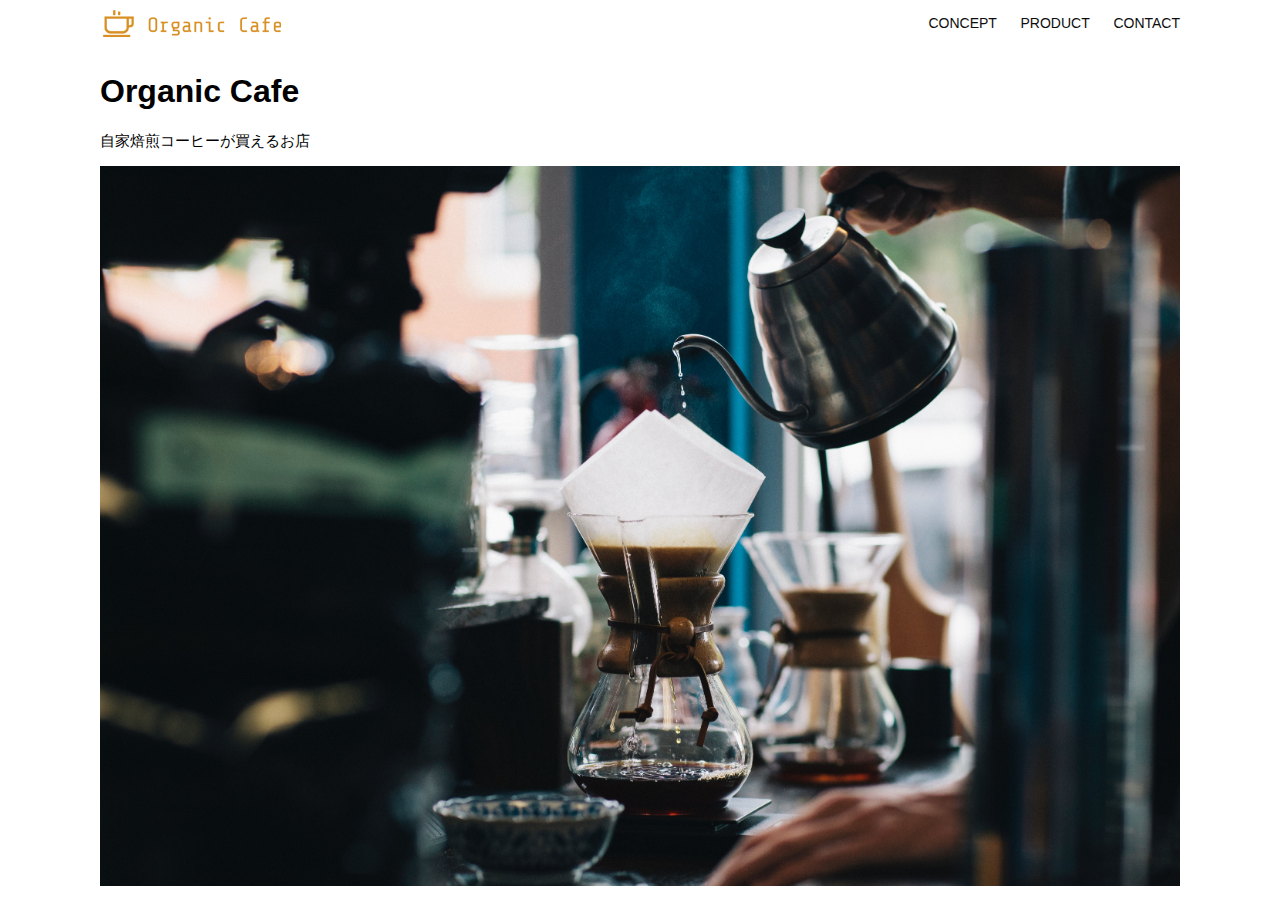
<file: html_css_kadai_013/index.html>
<!DOCTYPE html>
<html>
  <head>
    <title>Organic Cafe</title>
    <meta charset="UTF-8" />
    <meta
      name="description"
      content="自家焙煎のコーヒーがお家で楽しめるOrganic Cafe"
    />
    <meta name="viewport" content="width=device-width, initial-scale=1.0" />
    <link rel="stylesheet" href="style.css" />
  </head>
  <body>
    <!-- ヘッダー -->
    <header>
      <!-- ロゴ -->
      <a href="index.html" id="logo"
        ><img src="images/logo.png" alt="トップページに戻る"
      /></a>

      <!-- PC用ナビゲーション -->
      <nav id="nav-pc">
        <a href="index.html#concept">CONCEPT</a>
        <a href="index.html#product">PRODUCT</a>
        <a href="index.html#contact">CONTACT</a>
      </nav>


      <!-- スマホ用メニュー -->
      <img id="menu-sp" src="images/button-menu.png" alt="ナビゲーションを開く"
          onclick="document.getElementById('nav-sp').style.display = 'block'">
      <!-- スマホ用ナビゲーション -->
      <nav id="nav-sp">
        <img id="close" src="images/button-close.png" alt="ナビゲーションを閉じる"
            onclick="document.getElementById('nav-sp').style.display = 'none'">
        <a id="logo-sp" href="index.html" onclick="document.getElementById('nav-sp').style.display = 'none'">
            <img src="images/logo-sp.png" alt="トップページに戻る"></a>
        <a class="menu" href="index.html#concept" onclick="document.getElementById('nav-sp').style.display = 'none'">
            CONCEPT</a>
        <a class="menu" href="index.html#product" onclick="document.getElementById('nav-sp').style.display = 'none'">
            PRODUCT</a>
        <a class="menu" href="index.html#contact" onclick="document.getElementById('nav-sp').style.display = 'none'">
            CONTACT</a>
      </nav>


    </header>
    <main>
      <article>
        <!-- メインビジュアル -->
        <section id="main-visual">
          <div id="main-message">
            <h1>Organic Cafe</h1>
            <p>自家焙煎コーヒーが買えるお店</p>
          </div>
          <img
            src="images/main-image.jpg"
            alt="コーヒーをハンドドリップで淹れる画像"
          />
        </section>
      </article>
    </main>
  </body>
</html>
</file>
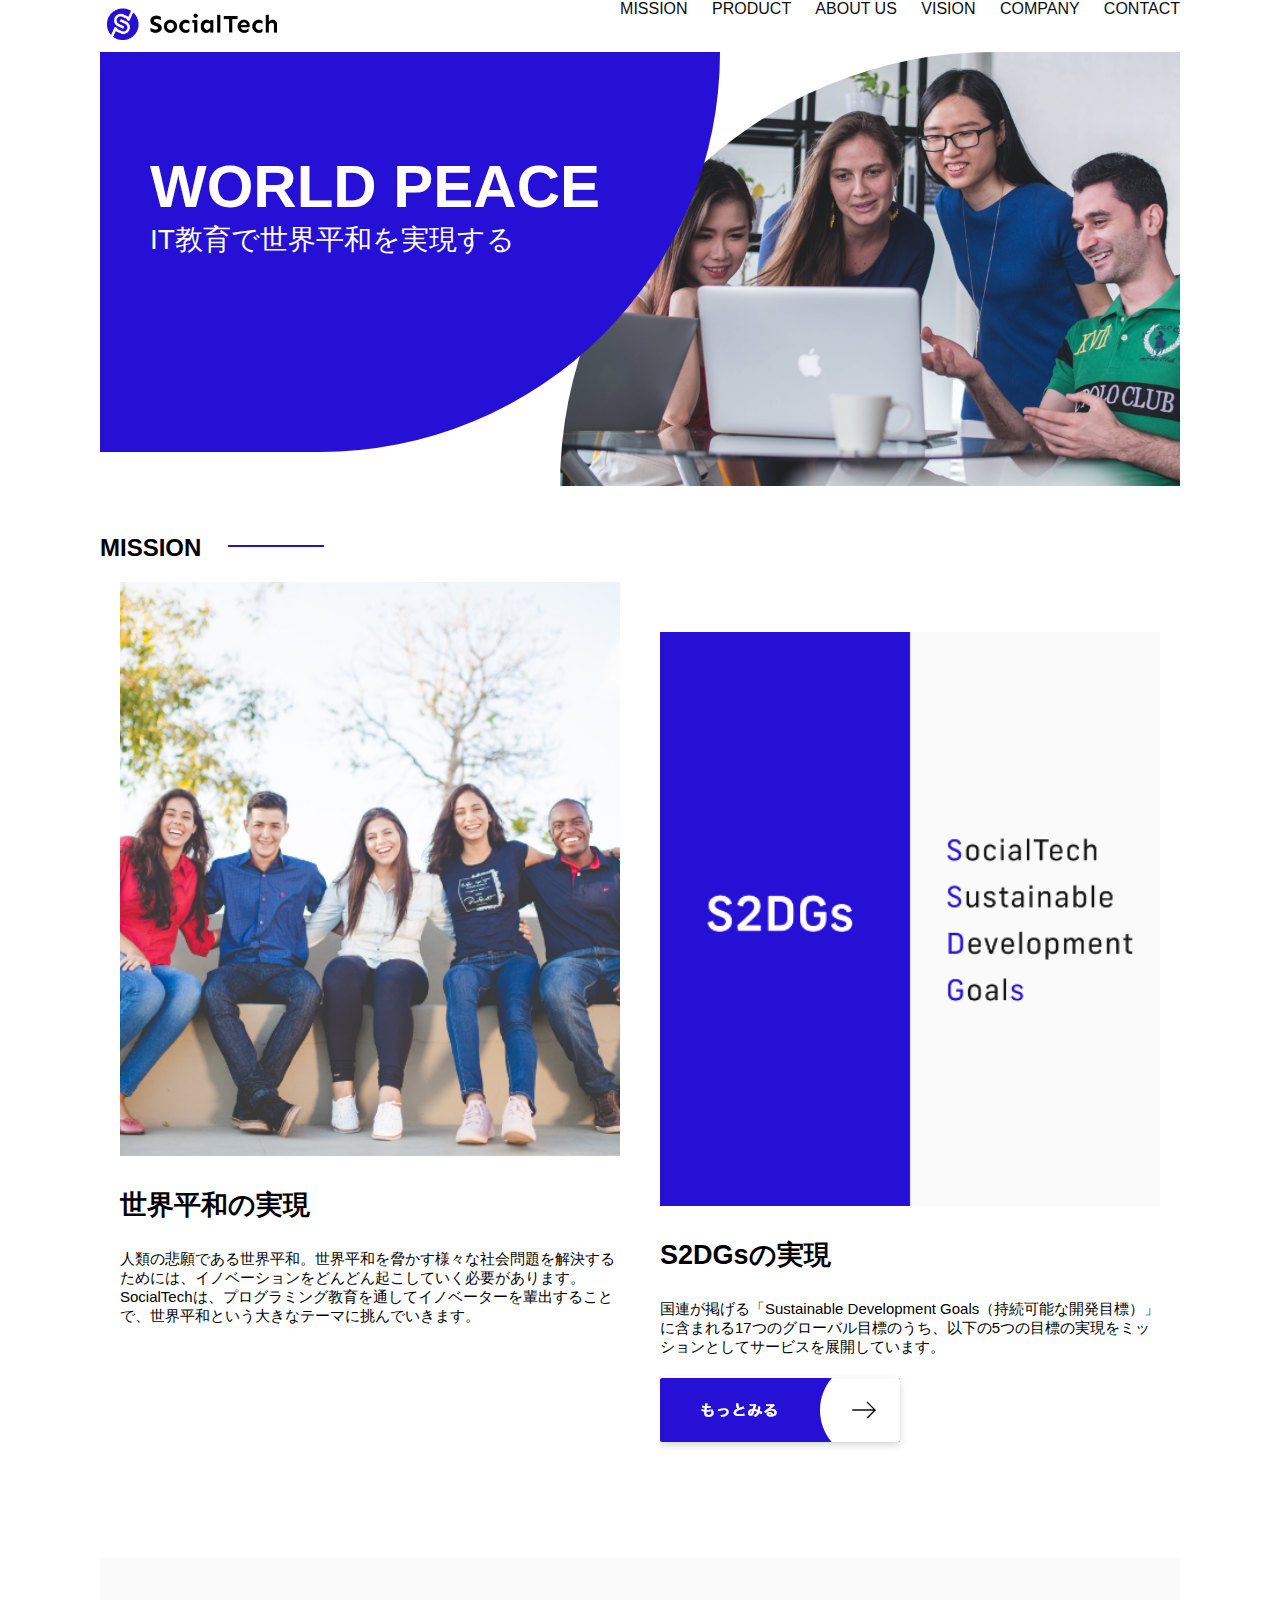
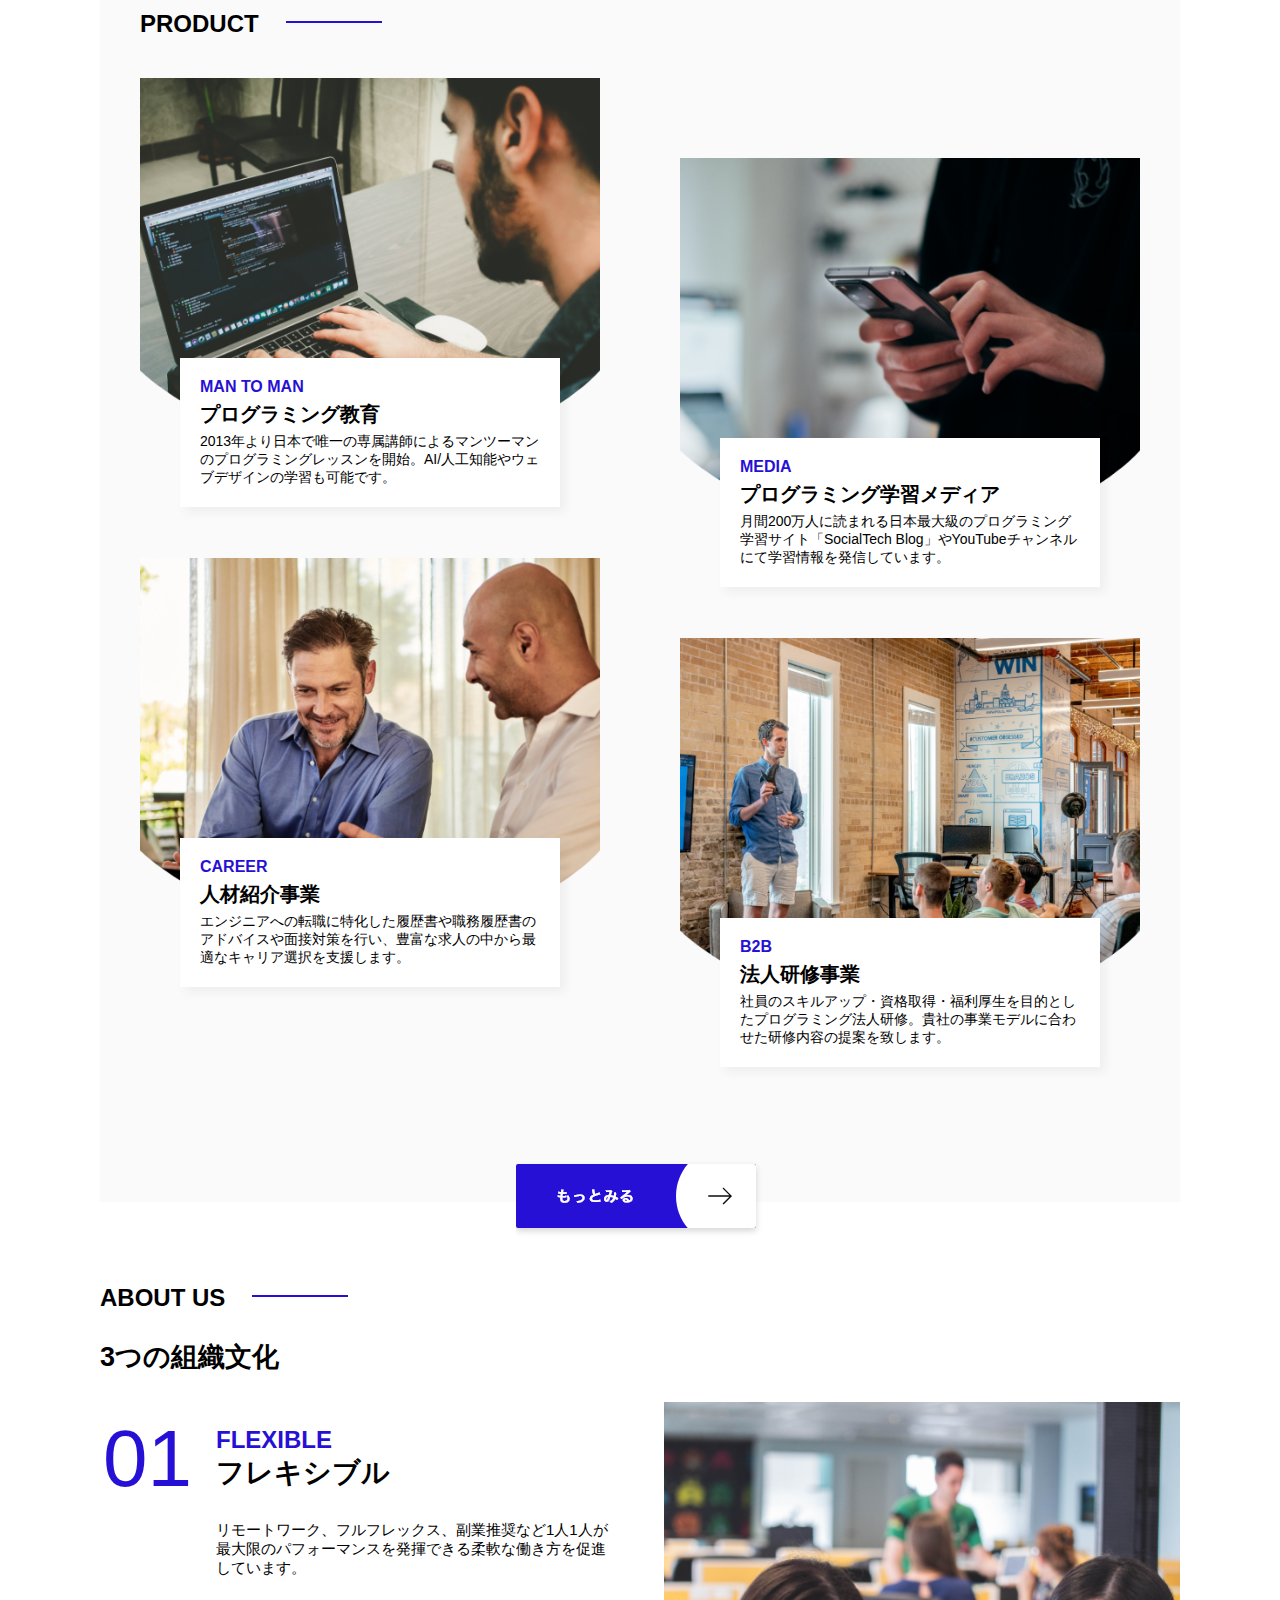
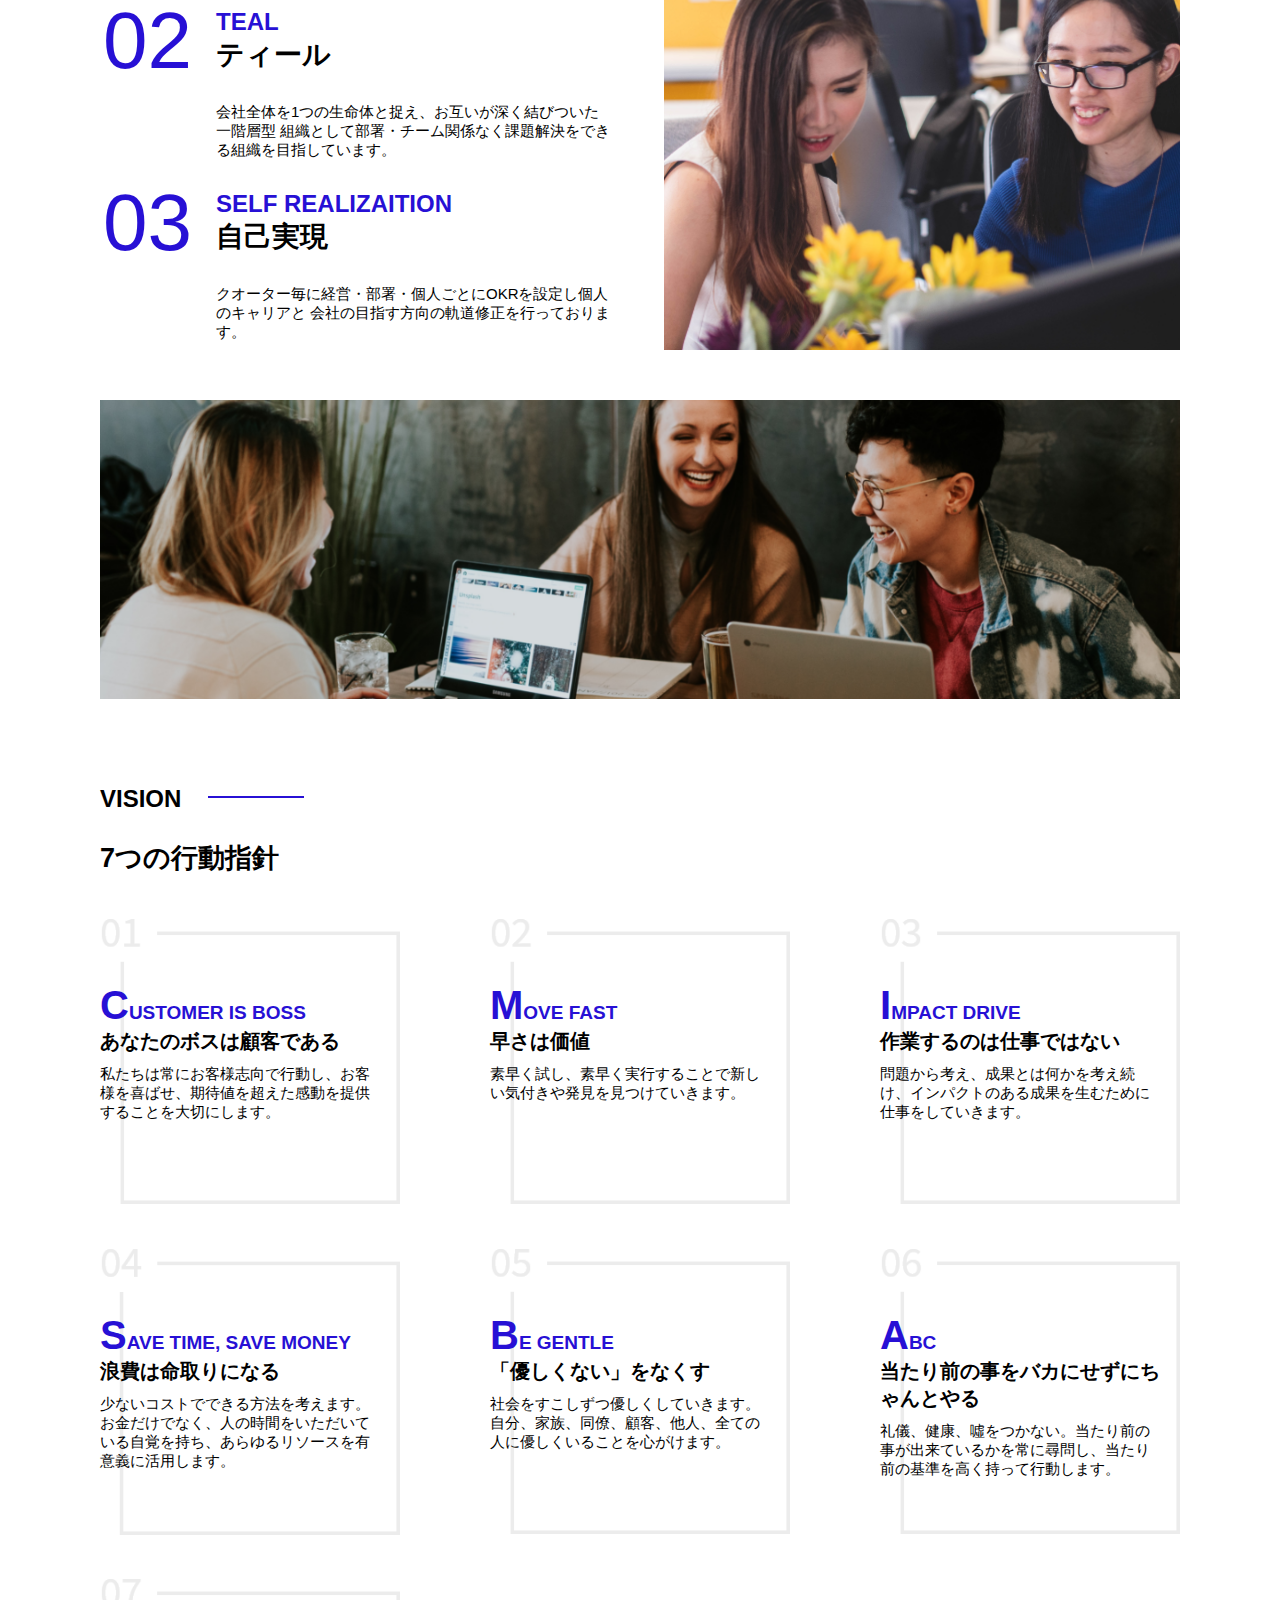
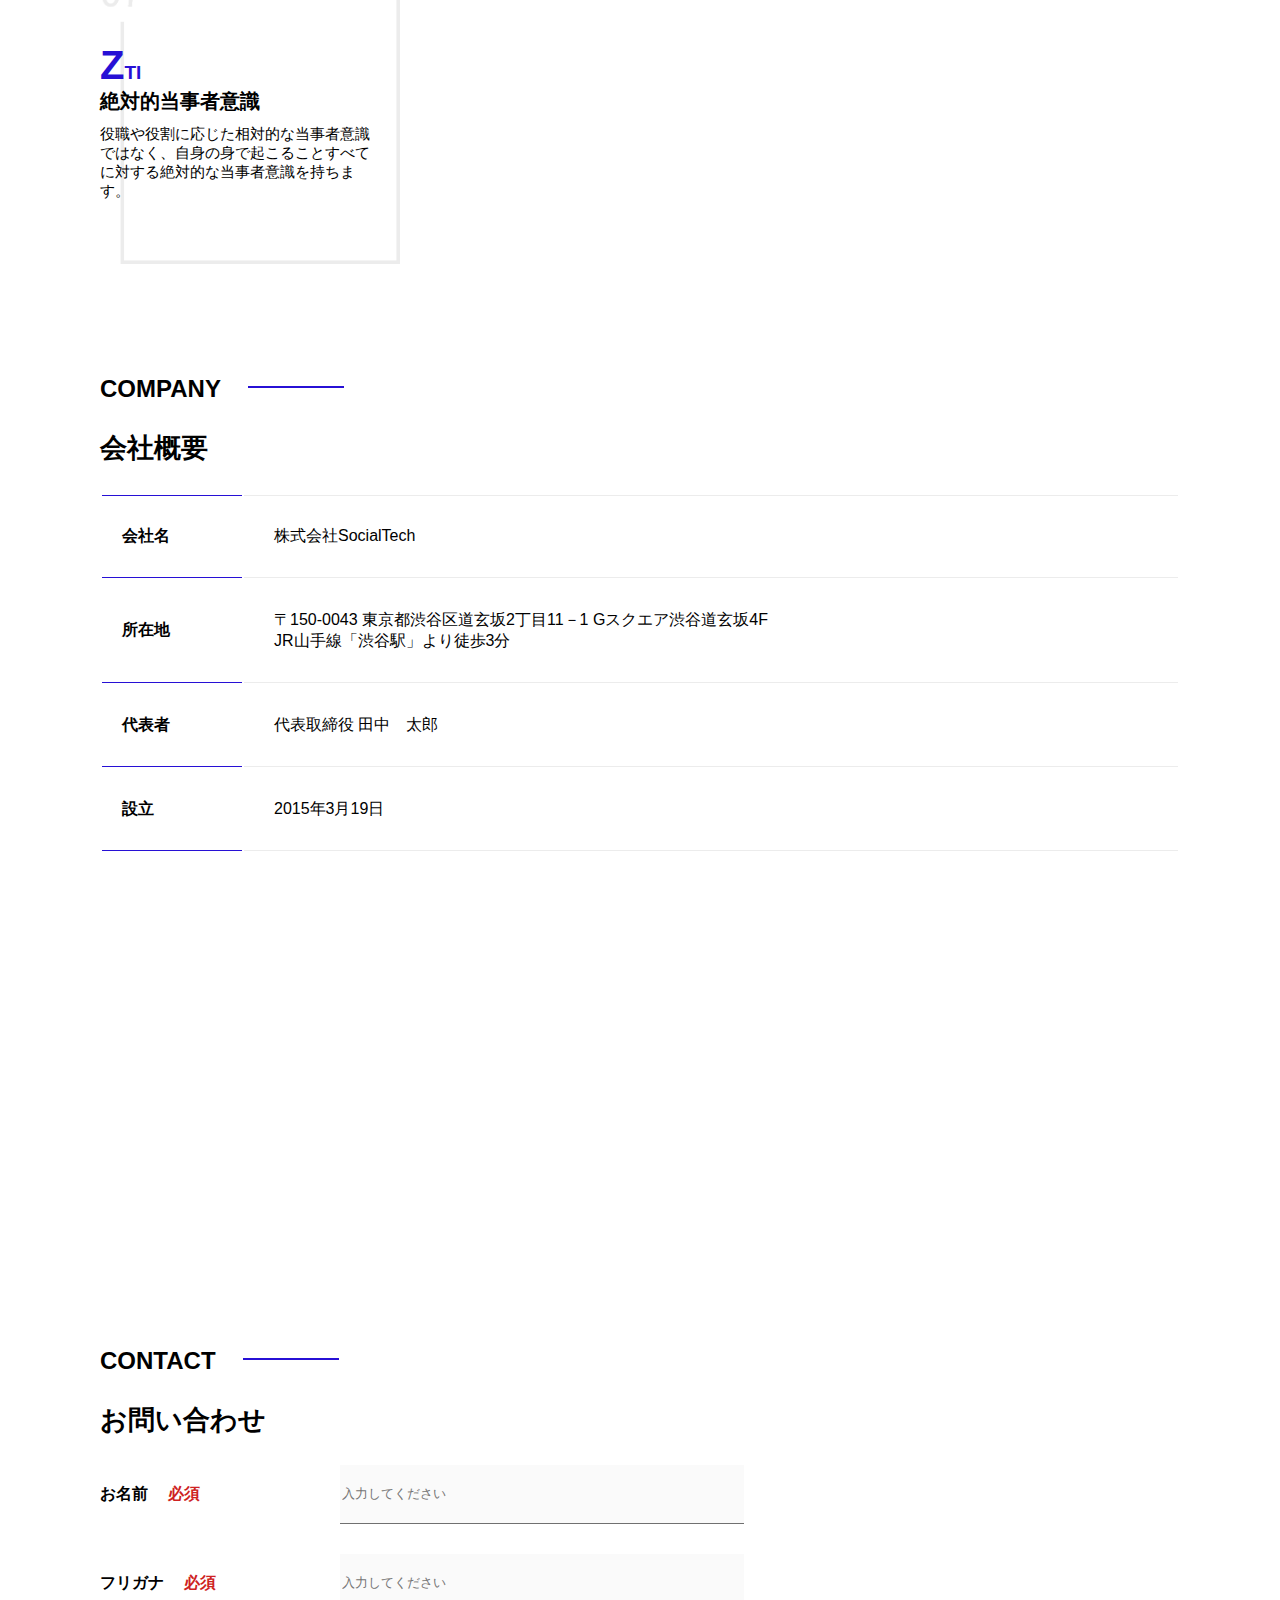
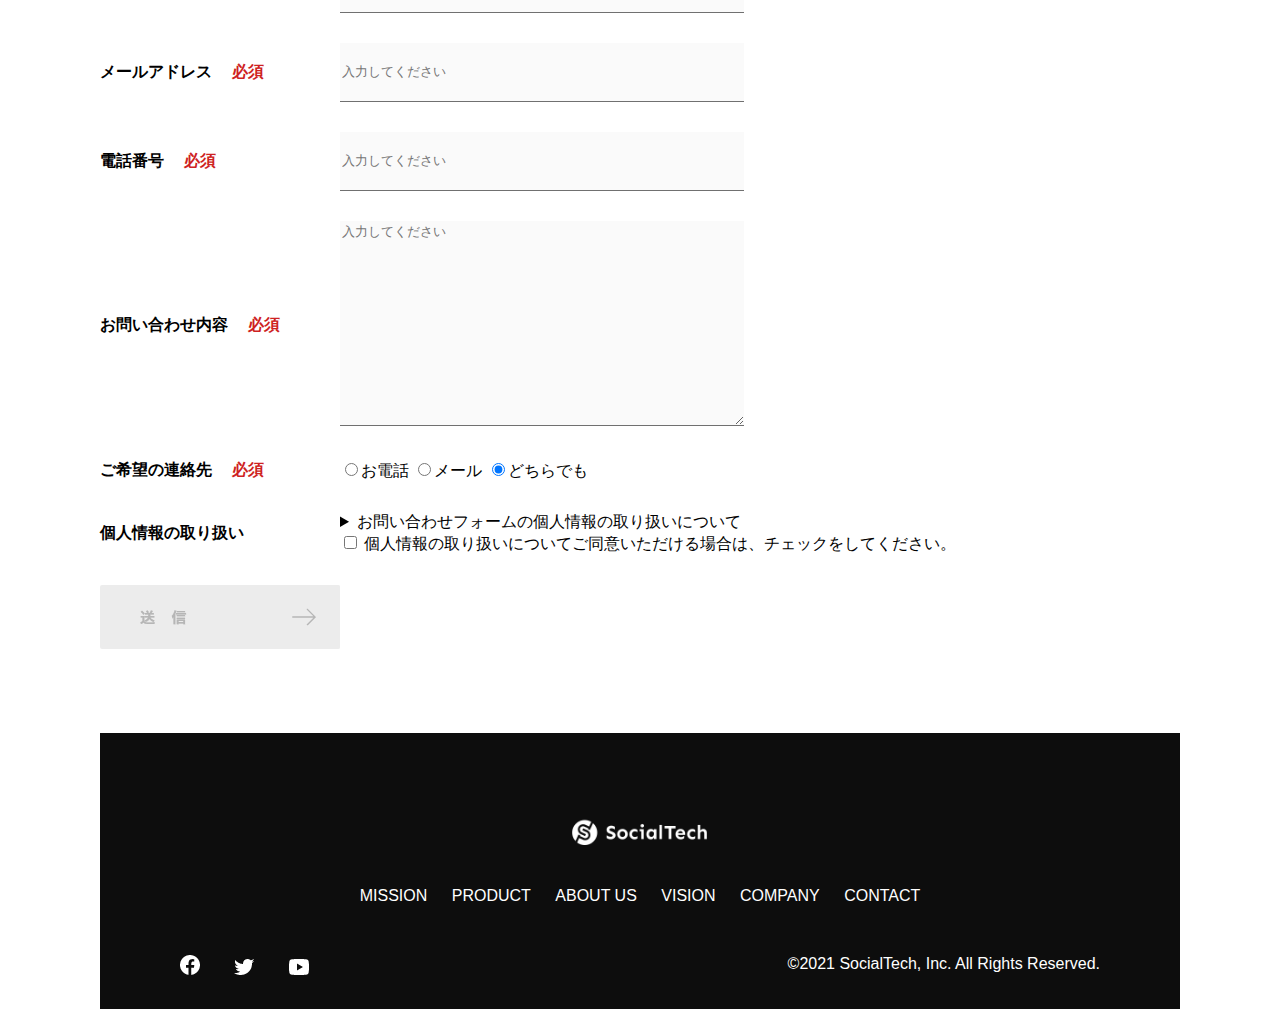
<file: kadai_tutorial_output/index.html>
<!DOCTYPE html>
<html>
  <head>
    <title>SocialTech</title>
    <meta charset="UTF-8">
    <meta name="description" content="SocialTechはEdTech業界のリーディングカンパニーを目指します。">
    <meta name="viewport" content="width=device-width, initial-scale=1.0">
    <link rel="stylesheet" href="style.css">
  </head>

  <body>
    <header>
      <a href="index.html" id="logo"><img src="images/logo.png" alt="トップページに戻る"></a>
      <!-- PC用メニュー -->
      <nav id="nav-pc">
        <a href="mission.html">MISSION</a>
        <a href="product.html">PRODUCT</a>
        <a href="index.html#aboutus">ABOUT US</a>
        <a href="index.html#vision">VISION</a>
        <a href="index.html#company">COMPANY</a>
        <a href="index.html#contact">CONTACT</a>
      </nav>
      <!-- スマホ用メニュー -->
      <img id="menu-sp" src="images/button-menu.png" alt="ナビゲーションを開く"
          onclick="document.getElementById('nav-sp').style.display='block'">
      <nav id="nav-sp">
        <img id="close" src="images/button-close.png" alt="ナビゲーションを閉じる"
            onclick="document.getElementById('nav-sp').style.display='none'">
        <a id="logo-sp" href="index.html" onclick="document.getElementById('nav-sp').style.display='none'">
            <img src="images/logo-sp.png" alt="トップページに戻る"></a>
        <a class="menu" href="mission.html" onclick="document.getElementById('nav-sp').style.display='none'">
            MISSION</a>
        <a class="menu" href="product.html" onclick="document.getElementById('nav-sp').style.display='none'">
            PRODUCT</a>
        <a class="menu" href="index.html#aboutus" onclick="document.getElementById('nav-sp').style.display='none'">
            ABOUT US</a>
        <a class="menu" href="index.html#vision" onclick="document.getElementById('nav-sp').style.display='none'">
            VISION</a>
        <a class="menu" href="index.html#company" onclick="document.getElementById('nav-sp').style.display='none'">
            COMPANY</a>
        <a class="menu" href="index.html#contact" onclick="document.getElementById('nav-sp').style.display='none'">
            CONTACT</a>
        <div id="sns">
          <a href="https://www.facebook.com/sejuku2013"><img src="images/button-facebook.png" alt="Facebookのリンク"></a>
          <a href="https://twitter.com/samuraijuku"><img src="images/button-twitter.png" alt="Twitterのリンク"></a>
          <a href="https://www.youtube.com/channel/UCCFOQO5aDK0xXam4cUQXT8g"><img src="images/button-youtube.png" alt="YouTubeのリンク"></a>
        </div>
      </nav>
    </header>

    <main>
      <article>
        <!-- メインビジュアル -->
        <section id="main-visual">
          <div id="main-message">
            <h1>WORLD PEACE</h1>
            <p>IT教育で世界平和を実現する</p>
          </div>
          <img src="images/index/index-main.png" alt="PC周りに集まる多国籍の仲間たち">
        </section>
        <!-- ミッション -->
        <section id="mission">
          <h2 class="index-h2">MISSION</h2>
          <div id="mission-flex">
            <div>
              <img id="mission-photo" src="images/index/index-mission.png" alt="屋外のベンチで写真を撮影する多国籍の仲間たち">
              <h3>世界平和の実現</h3>
              <p>
                人類の悲願である世界平和。世界平和を脅かす様々な社会問題を解決するためには、イノベーションをどんどん起こしていく必要があります。SocialTechは、プログラミング教育を通してイノベーターを輩出することで、世界平和という大きなテーマに挑んでいきます。
              </p>
            </div>
            <div>
              <img id="s2dgs" src="images/index/s2dgs.png" alt="S2DGs">
              <h3>S2DGsの実現</h3>
              <p>国連が掲げる「Sustainable Development Goals（持続可能な開発目標）」に含まれる17つのグローバル目標のうち、以下の5つの目標の実現をミッションとしてサービスを展開しています。</p>
              <a href="mission.html">
                <img src="images/button-more.png" alt="もっとみる">
              </a>
            </div>
          </div>
        </section>
        <!-- プロダクト -->
        <section id="product">
          <h2 class="index-h2">PRODUCT</h2>
          <div>
            <div id="product-left">
              <div>
                <img class="product-photo" src="images/index/index-mantoman.png" alt="PCでコードを書く男性">
                <div class="product-explain">
                  <span>MAN TO MAN</span>
                  <h3>プログラミング教育</h3>
                  <p>2013年より日本で唯一の専属講師によるマンツーマンのプログラミングレッスンを開始。AI/人工知能やウェブデザインの学習も可能です。</p>
                </div>
              </div>
              <div>
                <img class="product-photo" src="images/index/index-career.png" alt="笑顔で話し合う2人の男性">
                <div class="product-explain">
                  <span>CAREER</span>
                  <h3>人材紹介事業</h3>
                  <p>エンジニアへの転職に特化した履歴書や職務履歴書のアドバイスや面接対策を行い、豊富な求人の中から最適なキャリア選択を支援します。</p>
                </div>
              </div>
            </div>
            <div id="product-right">
              <div>
                <img class="product-photo" src="images/index/index-media.png" alt="スマートフォンを操作する人">
                <div class="product-explain">
                  <span>MEDIA</span>
                  <h3>プログラミング学習メディア</h3>
                  <p>月間200万人に読まれる日本最大級のプログラミング学習サイト「SocialTech Blog」やYouTubeチャンネルにて学習情報を発信しています。</p>
                </div>
              </div>
              <div>
                <img class="product-photo" src="images/index/index-b2b.png" alt="講演中の男性とそれを聴く人々">
                <div class="product-explain">
                  <span>B2B</span>
                  <h3>法人研修事業</h3>
                  <p>社員のスキルアップ・資格取得・福利厚生を目的としたプログラミング法人研修。貴社の事業モデルに合わせた研修内容の提案を致します。</p>
                </div>
              </div>
            </div>
          </div>
          <div>
            <a id="product-more" href="product.html">
              <img src="images/button-more.png" alt="もっとみる">
            </a>
          </div>
        </section>
        <!-- ABOUT US -->
        <section id="aboutus">
          <h2 class="index-h2">ABOUT US</h2>
          <h3>3つの組織文化</h3>
          <div>
            <table class="culture-table">
              <!-- 1つ目のテーブル -->
              <tr>
                <td>
                  <span class="culture-num">01</span>
                </td>
                <td>
                  <span class="culture-en">FLEXIBLE</span>
                  <span class="culture-jp">フレキシブル</span>
                </td>
              </tr>
              <tr>
                <td>
                  <!-- 空のセル -->
                </td>
                <td>
                  <p class="culture-description">
                    リモートワーク、フルフレックス、副業推奨など1人1人が最大限のパフォーマンスを発揮できる柔軟な働き方を促進しています。
                  </p>
                </td>
              </tr>
              <!-- 2つ目のテーブル -->
              <tr>
                <td>
                  <span class="culture-num">02</span>
                </td>
                <td>
                  <span class="culture-en">TEAL</span>
                  <span class="culture-jp">ティール</span>
                </td>
              </tr>
              <tr>
                <td>
                  <!-- 空のセル -->
                </td>
                <td>
                  <p class="culture-description">
                    会社全体を1つの生命体と捉え、お互いが深く結びついた一階層型
                    組織として部署・チーム関係なく課題解決をできる組織を目指しています。
                  </p>
                </td>
              </tr>
              <!-- 3つ目のテーブル -->
              <tr>
                <td>
                  <span class="culture-num">03</span>
                </td>
                <td>
                  <span class="culture-en">SELF REALIZAITION</span>
                  <span class="culture-jp">自己実現</span>
                </td>
              </tr>
              <tr>
                <td>
                  <!-- 空のセル -->
                </td>
                <td>
                  <p class="culture-description">
                    クオーター毎に経営・部署・個人ごとにOKRを設定し個人のキャリアと
                    会社の目指す方向の軌道修正を行っております。
                  </p>
                </td>
              </tr>
            </table>
            <img class="culture-img" src="images/index/index-aboutus1.png" alt="笑顔で話し合う2人の女性">
          </div>
          <img class="culture-img2" src="images/index/index-aboutus2.png" alt="笑顔で話し合う3人の男女">
        </section>
        <!-- VISION -->
        <section id="vision">
          <h2 class="index-h2">VISION</h2>
          <h3>7つの行動指針</h3>
          <div>
            <div class="vision-box">
              <img src="images/index/vision-01.png" alt="01">
              <span>
                <h4>CUSTOMER IS BOSS</h4>
                <h5>あなたのボスは顧客である</h5>
                <p>私たちは常にお客様志向で行動し、お客様を喜ばせ、期待値を超えた感動を提供することを大切にします。</p>
              </span>
            </div>
            <div class="vision-box">
              <img src="images/index/vision-02.png" alt="02">
              <span>
                <h4>MOVE FAST</h4>
                <h5>早さは価値</h5>
                <p>素早く試し、素早く実行することで新しい気付きや発見を見つけていきます。</p>
              </span>
            </div>
            <div class="vision-box">
              <img src="images/index/vision-03.png" alt="03">
              <span>
                <h4>IMPACT DRIVE</h4>
                <h5>作業するのは仕事ではない</h5>
                <p>問題から考え、成果とは何かを考え続け、インパクトのある成果を生むために仕事をしていきます。</p>
              </span>
            </div>
            <div class="vision-box">
              <img src="images/index/vision-04.png" alt="04">
              <span>
                <h4>SAVE TIME, SAVE MONEY</h4>
                <h5>浪費は命取りになる</h5>
                <p>少ないコストでできる方法を考えます。お金だけでなく、人の時間をいただいている自覚を持ち、あらゆるリソースを有意義に活用します。</p>
              </span>
            </div>
            <div class="vision-box">
              <img src="images/index/vision-05.png" alt="05">
              <span>
                <h4>BE GENTLE</h4>
                <h5>「優しくない」をなくす</h5>
                <p>社会をすこしずつ優しくしていきます。自分、家族、同僚、顧客、他人、全ての人に優しくいることを心がけます。</p>
              </span>
            </div>
            <div class="vision-box">
              <img src="images/index/vision-06.png" alt="06">
              <span>
                <h4>ABC</h4>
                <h5>当たり前の事をバカにせずにちゃんとやる</h5>
                <p>礼儀、健康、噓をつかない。当たり前の事が出来ているかを常に尋問し、当たり前の基準を高く持って行動します。</p>
              </span>
            </div>
            <div class="vision-box">
              <img src="images/index/vision-07.png" alt="07">
              <span>
                <h4>ZTI</h4>
                <h5>絶対的当事者意識</h5>
                <p>役職や役割に応じた相対的な当事者意識ではなく、自身の身で起こることすべてに対する絶対的な当事者意識を持ちます。</p>
              </span>
            </div>
          </div>
        </section>
        <!-- COMPANY -->
        <section id="company">
          <h2 class="index-h2">COMPANY</h2>
          <h3>会社概要</h3>
          <table id="company-table">
            <tr>
              <th class="tableheader-first">会社名</th>
              <td class="cell-first">株式会社SocialTech</td>
            </tr>
            <tr>
              <th class="tableheader">所在地</th>
              <td class="cell">〒150-0043 東京都渋谷区道玄坂2丁目11－1 Gスクエア渋谷道玄坂4F<br>JR山手線「渋谷駅」より徒歩3分</td>
            </tr>
            <tr>
              <th class="tableheader">代表者</th>
              <td class="cell">代表取締役 田中　太郎</td>
            </tr>
            <tr>
              <th class="tableheader">設立</th>
              <td class="cell">2015年3月19日</td>
            </tr>
          </table>
          <iframe
           src="https://www.google.com/maps/embed?pb=!1m18!1m12!1m3!1d3241.7759544892483!2d139.69399665123464!3d35.65789123876098!2m3!1f0!2f0!3f0!3m2!1i1024!2i768!4f13.1!3m3!1m2!1s0x60188caa0042e8d1%3A0xba130bea826a7aa2!2z44CSMTUwLTAwNDMg5p2x5Lqs6YO95riL6LC35Yy66YGT546E5Z2C77yS5LiB55uu77yR77yR4oiS77yR!5e0!3m2!1sja!2sjp!4v1636872991912!5m2!1sja!2sjp"
           style="border:0;" allowfullscreen="" loading="lazy">
         </iframe>
        </section>
        <!-- お問い合わせフォーム -->
        <section id="contact">
          <h2 class="index-h2">CONTACT</h2>
          <h3>お問い合わせ</h3>
          <!-- STATIC FORMSのフォームタグ -->
          <form action="https://api.staticforms.xyz/submit" method="post">
            <input type="text" name="honeypot" style="display:none">
            <!-- STATIC FORMSのアクセスキー -->
            <input type="hidden" name="accessKey" value="15f870e8-1a87-4050-bf5c-66a0b49a72a6">
            <!-- メールのタイトル -->
            <input type="hidden" name="subject" value="Webサイトからお問い合わせがありました">
            <!-- 送信先のメールアドレス -->
            <input type="hidden" name="replyTo" value="moon.child0620@gmail.com">
            <!-- redirectToのURLは公開後のURLへリンクする -->
            <input type="hidden" name="redirectTo" value="">
            <div>
              <div class="contact-heading">
                <label class="contact-label">お名前<span class="contact-span">必須</span></label>
              </div>
              <div>
                <input type="text" name="name" placeholder="入力してください" class="contact-textbox">
              </div>
            </div>
            <div>
              <div class="contact-heading">
                <label class="contact-label">フリガナ</label><span class="contact-span">必須</span></label>
              </div>
              <div>
                <input type="text" name="hurigana" placeholder="入力してください" class="contact-textbox">
              </div>
            </div>
            <div>
              <div class="contact-heading">
                <label class="contact-label">メールアドレス<span class="contact-span">必須</span></label>
              </div>
              <div>
                <input type="text" name="email" placeholder="入力してください" class="contact-textbox">
              </div>
            </div>
            <div>
              <div class="contact-heading">
                <label class="contact-label">電話番号<span class="contact-span">必須</span></label>
              </div>
              <div>
                <input type="text" name="tel" placeholder="入力してください" class="contact-textbox">
              </div>
            </div>
            <div>
              <div class="contact-heading">
                <label class="contact-label">お問い合わせ内容<span class="contact-span">必須</span></label>
              </div>
              <div>
                <textarea class="contact-textarea" placeholder="入力してください" name="message"></textarea>
              </div>
            </div>
            <div>
              <div class="contact-heading">
                <label class="contact-label">ご希望の連絡先<span class="contact-span">必須</span></label>
              </div>
              <div>
                <input class="radiobutton" type="radio" value="tel" name="contact" checked><label>お電話</label>
                <input class="radiobutton" type="radio" value="mail" name="contact" checked><label>メール</label>
                <input class="radiobutton" type="radio" value="both" name="contact" checked><label>どちらでも</label>
              </div>
            </div>
            <div>
              <div class="contact-heading">
                <label class="contact-label">個人情報の取り扱い</label>
              </div>
              <div>
                <details>
                  <summary>お問い合わせフォームの個人情報の取り扱いについて</summary>
                  <div>
                    <span>１．組織の名称又は氏名</span><br>
                    株式会社SocialTech<br><br>
                    <span>２．個人情報保護管理者（若しくはその代理人）の氏名又は職名、所属及び連絡先
                      鈴木 一郎 コーポレート部</span>
                      メールアドレス：support@socialtech.net<br>
                      TEL：03-xxxx-xxxx<br>
                    <span>３．個人情報の利用目的</span><br>
                    ・本サービス及び本サービスに関連する情報の提供又はそれらに関する連絡のため<br>
                    ・ユーザーの本人確認のため<br>
                    ・当社サービスのご案内のため<br>
                    ・当社の商品等の広告または宣伝（電子メールによるものを含むものとします。）<br>
                    <span>４．個人情報の取り扱い業務の委託</span><br>
                    個人情報の取扱業務の全部または一部を外部に業務委託する場合があります。<br>
                    その際、弊社は、個人情報を適切に保護できる管理体制を敷き実行していることを条件として<br>
                    委託先を厳選したうえで、機密保持契約を委託先と締結し、お客様の個人情報を厳密に管理させます。<br><br>
                    <span>５．個人情報の開示等の請求</span><br>
                    お客様は、弊社に対してご自身の個人情報の開示等（利用目的の通知、開示、内容の訂正・追加・削除、利用の停止または消去、第三者への提供の停止）に関して、当社問合わせ窓口に申し出ることができます。<br>
                    その際、弊社はお客様ご本人を確認させていただいたうえで、合理的な期間内に対応いたします。<br><br>
                    なお、個人情報に関する弊社問合わせ先は、次の通りです。<br><br>
                    株式会社SocialTech　個人情報問合せ窓口<br>
                    〒150-0043　東京都渋谷区道玄坂2丁目11-1 Ｇスクエア渋谷道玄坂 4F<br>
                    メールアドレス：support@socialtech.net　TEL：03-xxxx-xxxx<br><br>
                    <span>６．個人情報を提供されることの任意性について</span><br><br>
                    お客様がご自身の個人情報を弊社に提供されるか否かは、お客様のご判断によりますが、もしご提供されない場合には、適切なサービスが提供できない場合がありますので予めご了承ください。
                  </div>
                </details>
                <input type="checkbox" name="agree">
                <span>個人情報の取り扱いについてご同意いただける場合は、チェックをしてください。</span>
              </div>
            </div>
            <input type="image" src="images/button-submit.png" alt="送信する">
          </form>
        </section>
      </article>
      <footer>
        <div id="footer-logo">
          <img src="images/logo-sp.png" alt="SocialTech">
        </div>
        <div id="footer-link">
          <a href="mission.html">MISSION</a>
          <a href="product.html">PRODUCT</a>
          <a href="index.html#aboutus">ABOUT US</a>
          <a href="index.html#vision">VISION</a>
          <a href="index.html#company">COMPANY</a>
          <a href="index.html#contact">CONTACT</a>
        </div>
        <div id="sns-footer">
          <a href="https://www.facebook.com/sejuku2013"><img src="images/button-facebook.png" alt="Facebookのリンク"></a>
         <a href="https://twitter.com/samuraijuku"><img src="images/button-twitter.png" alt="Twitterのリンク"></a>
         <a href="https://www.youtube.com/channel/UCCFOQO5aDK0xXam4cUQXT8g"><img src="images/button-youtube.png" alt="YouTubeのリンク"></a>
         <span id="copyright">&copy;2021 SocialTech, Inc. All Rights Reserved.</span>
        </div>
      </footer>
    </main>
  </body>
</html>
</file>
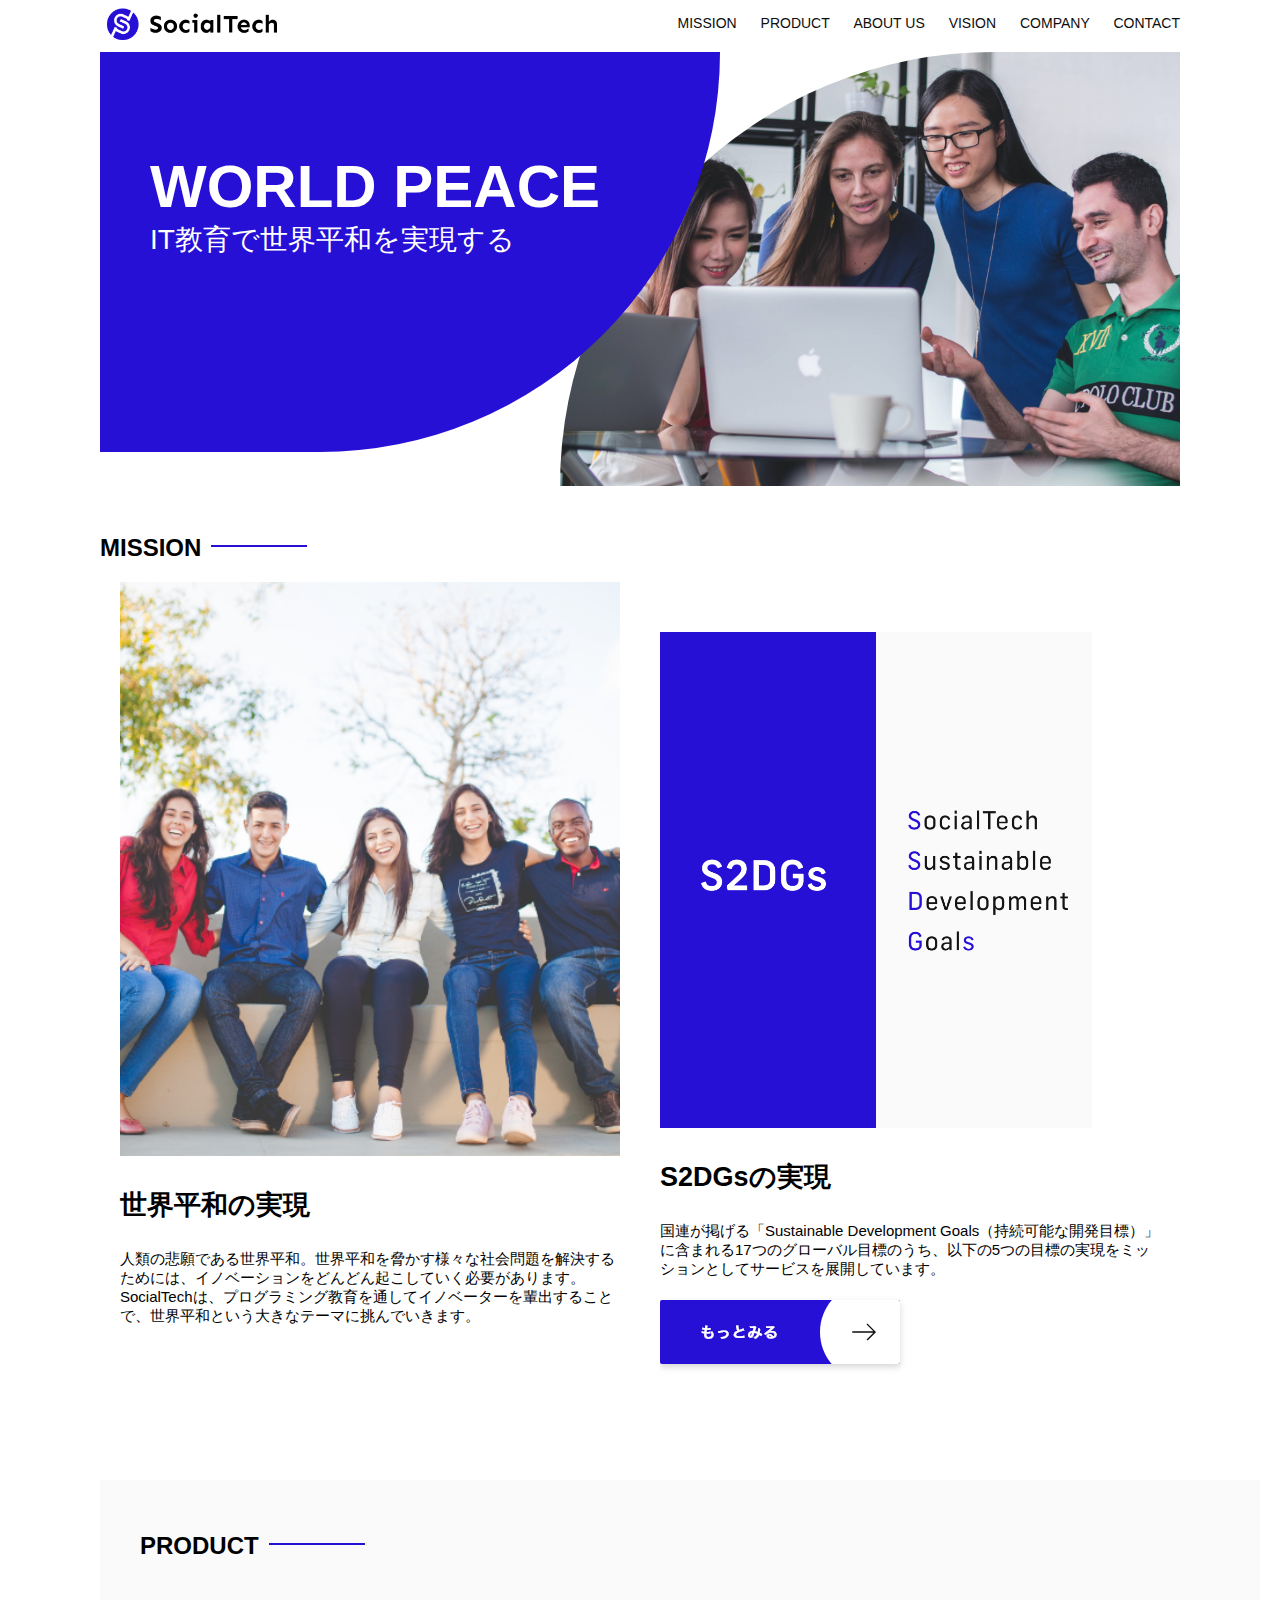
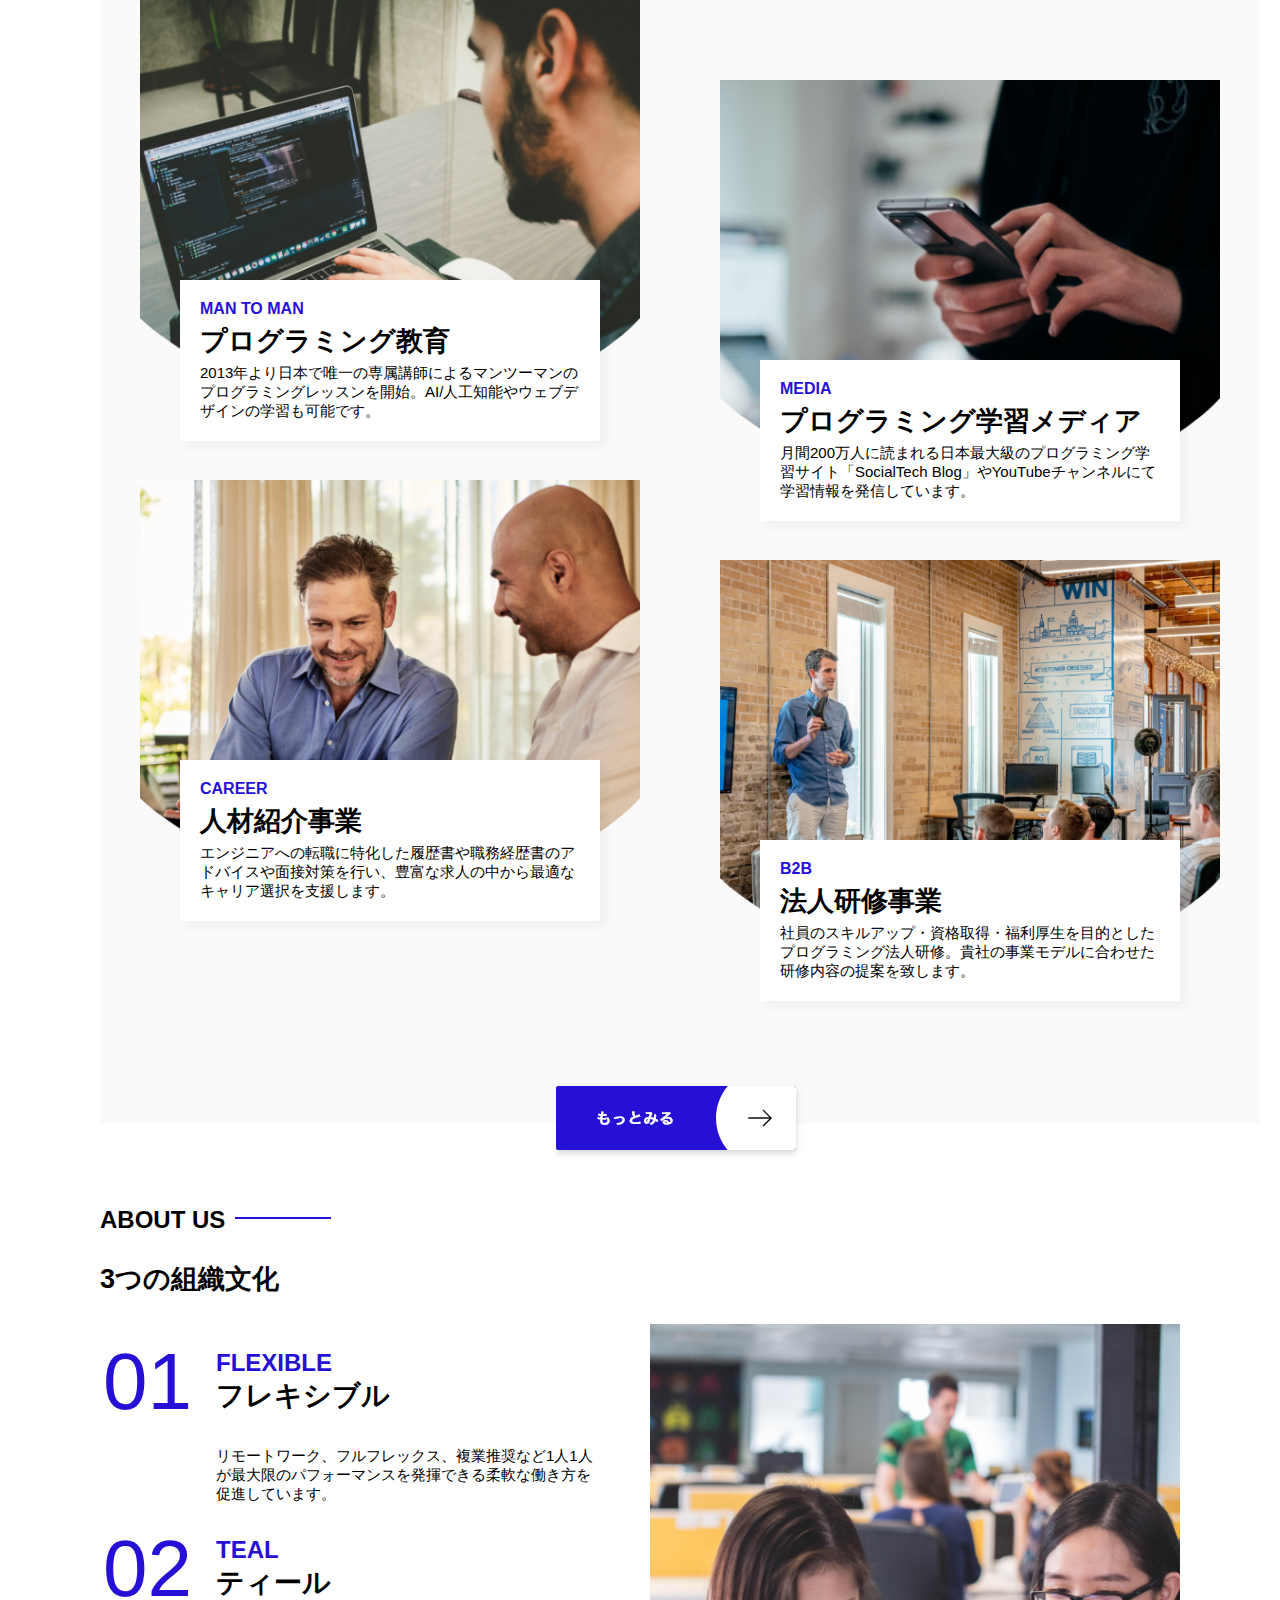
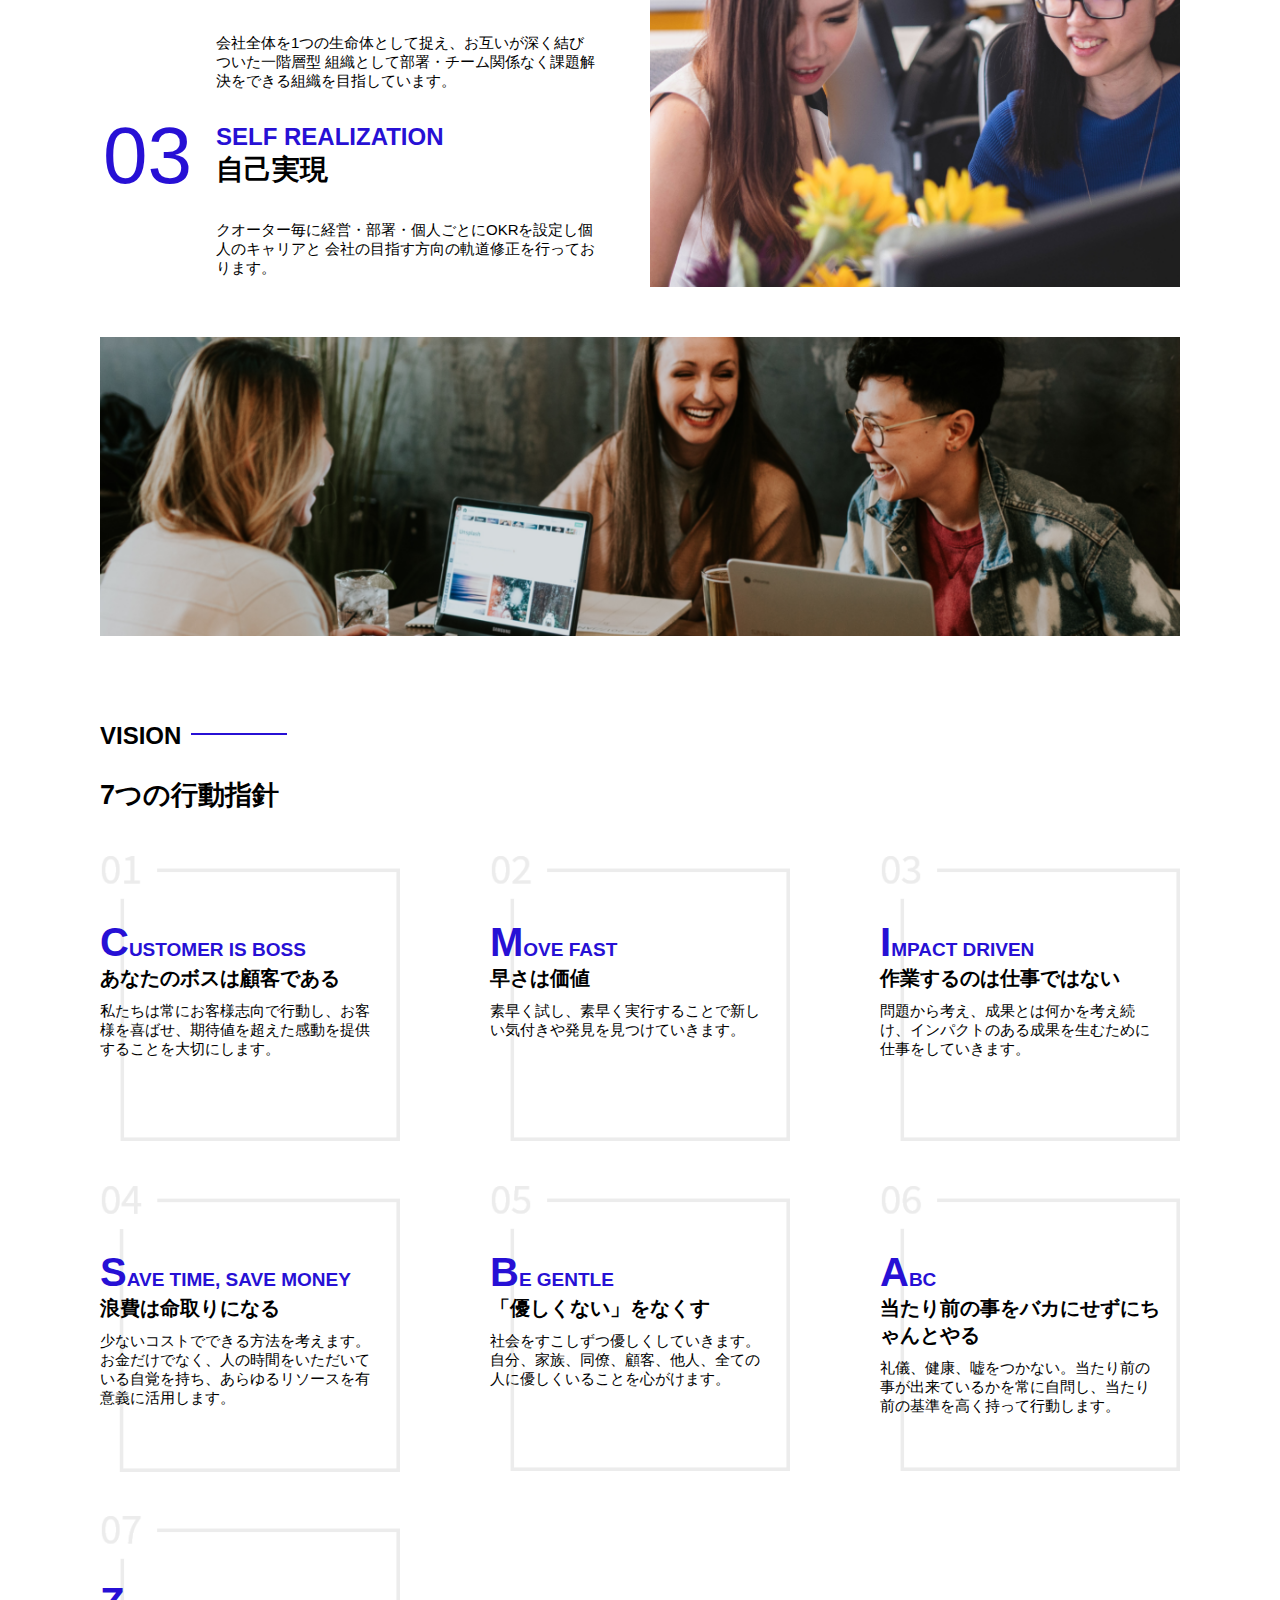
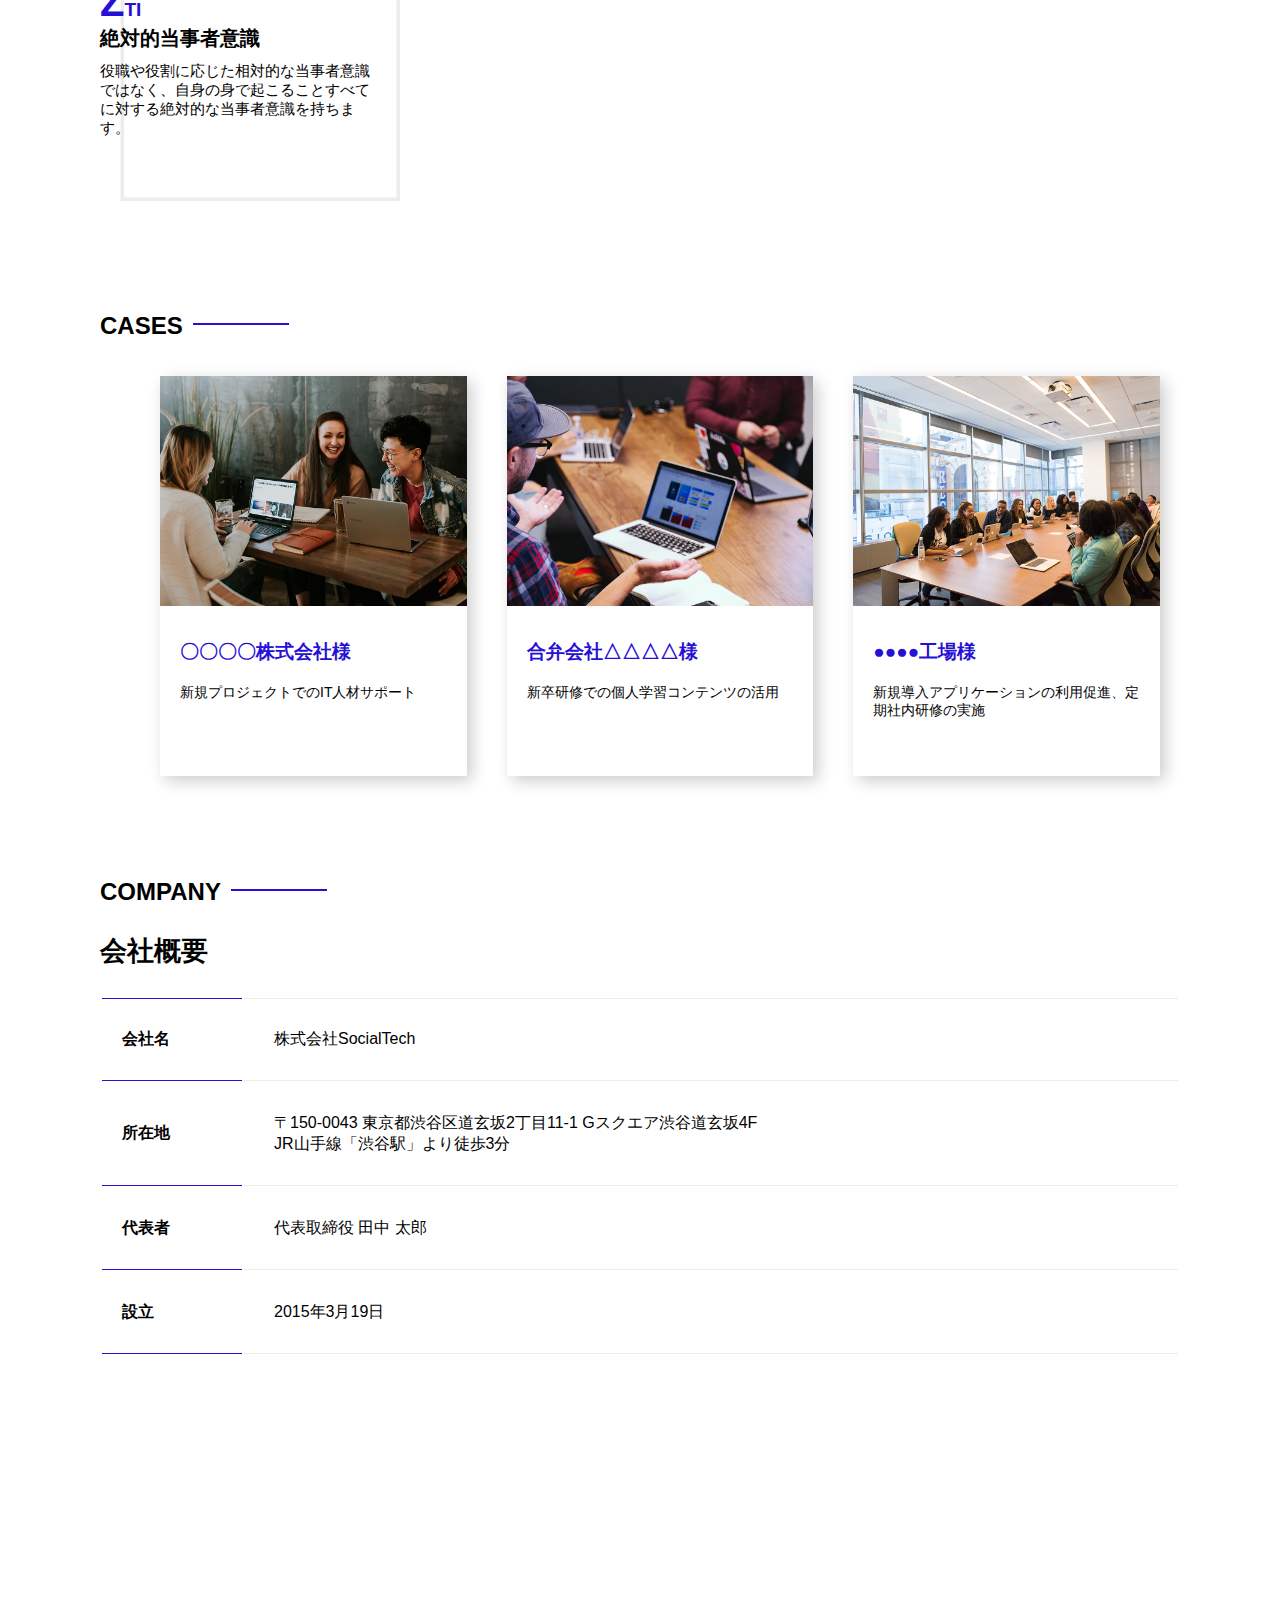
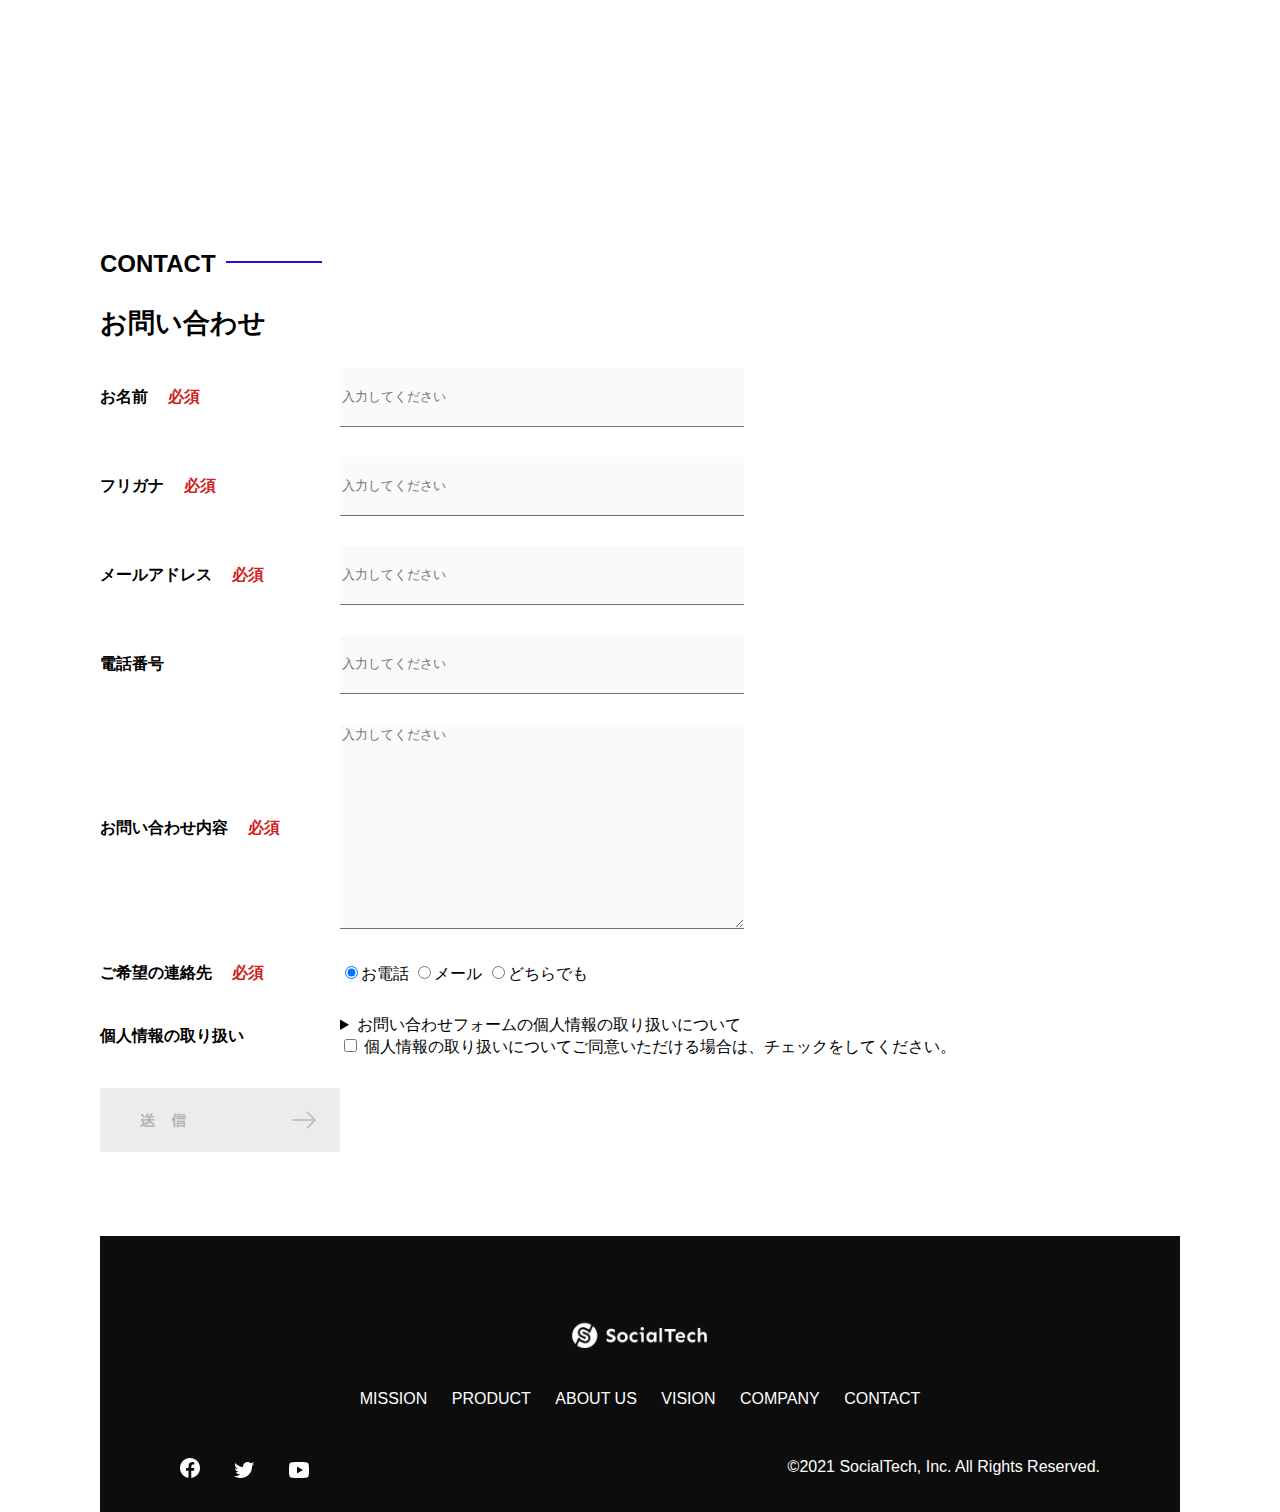
<file: socialtech-kadai-012/index.html>
<!DOCTYPE html>
<html>
  <head>
    <title>SocialTech</title>
    <meta charset="UTF-8" />
    <meta
      name="description"
      content="SocialTechはEdTech業界のリーディングカンパニーを目指します。"
    />
    <meta name="viewport" content="width=device-width, initial-scale=1.0" />
    <link rel="stylesheet" href="style.css" />
  </head>
  <body>
    <!-- ヘッダー -->
    <header>
      <!-- ロゴ -->
      <a href="index.html" id="logo"
        ><img src="images/logo.png" alt="トップページに戻る"
      /></a>

      <!-- PC用ナビゲーション -->
      <nav id="nav-pc">
        <a href="mission.html">MISSION</a>
        <a href="product.html">PRODUCT</a>
        <a href="index.html#aboutus">ABOUT US</a>
        <a href="index.html#vision">VISION</a>
        <a href="index.html#company">COMPANY</a>
        <a href="index.html#contact">CONTACT</a>
      </nav>
    </header>
    <main>
      <article>
        <!-- メインビジュアル -->
        <section id="main-visual">
          <div id="main-message">
            <h1>WORLD PEACE</h1>
            <p>IT教育で世界平和を実現する</p>
          </div>
          <img
            src="images/index/index-main.png"
            alt="PCの周りに集まる多国籍の仲間たち"
          />
        </section>
        <!--ミッション-->
        <section id="mission">
          <h2 class="index-h2">MISSION</h2>
          <div id="mission-flex">
            <div>
              <img
                id="mission-photo"
                src="images/index/index-mission.png"
                alt="屋外のベンチで写真を撮影する多国籍の仲間たち"
              />
              <h3>世界平和の実現</h3>
              <p>
                人類の悲願である世界平和。世界平和を脅かす様々な社会問題を解決するためには、イノベーションをどんどん起こしていく必要があります。SocialTechは、プログラミング教育を通してイノベーターを輩出することで、世界平和という大きなテーマに挑んでいきます。
              </p>
            </div>
            <div>
              <img id="s2dgs" src="images/index/s2dgs.png" alt="S2DGs" />
              <h3>S2DGsの実現</h3>
              <p>
                国連が掲げる「Sustainable Development
                Goals（持続可能な開発目標）」に含まれる17つのグローバル目標のうち、以下の5つの目標の実現をミッションとしてサービスを展開しています。
              </p>
              <a href="mission.html">
                <img src="images/button-more.png" alt="もっとみる" />
              </a>
            </div>
          </div>
        </section>
        <!-- プロダクト -->
        <section id="product">
          <h2 class="index-h2">PRODUCT</h2>
          <div>
            <div id="product-left">
              <div>
                <img
                  class="product-photo"
                  src="images/index/index-mantoman.png"
                  alt="PCでコードを書く男性"
                />
                <div class="product-explain">
                  <span>MAN TO MAN</span>
                  <h3>プログラミング教育</h3>
                  <p>
                    2013年より日本で唯一の専属講師によるマンツーマンのプログラミングレッスンを開始。AI/人工知能やウェブデザインの学習も可能です。
                  </p>
                </div>
              </div>
              <div>
                <img
                  class="product-photo"
                  src="images/index/index-career.png"
                  alt="笑顔で話し合う2人の男性"
                />
                <div class="product-explain">
                  <span>CAREER</span>
                  <h3>人材紹介事業</h3>
                  <p>
                    エンジニアへの転職に特化した履歴書や職務経歴書のアドバイスや面接対策を行い、豊富な求人の中から最適なキャリア選択を支援します。
                  </p>
                </div>
              </div>
            </div>
            <div id="product-right">
              <div>
                <img
                  class="product-photo"
                  src="images/index/index-media.png"
                  alt="スマートフォンを操作する人"
                />
                <div class="product-explain">
                  <span>MEDIA</span>
                  <h3>プログラミング学習メディア</h3>
                  <p>
                    月間200万人に読まれる日本最大級のプログラミング学習サイト「SocialTech
                    Blog」やYouTubeチャンネルにて学習情報を発信しています。
                  </p>
                </div>
              </div>
              <div>
                <img
                  class="product-photo"
                  src="images/index/index-b2b.png"
                  alt="講演中の男性とそれを聴く人々"
                />
                <div class="product-explain">
                  <span>B2B</span>
                  <h3>法人研修事業</h3>
                  <p>
                    社員のスキルアップ・資格取得・福利厚生を目的としたプログラミング法人研修。貴社の事業モデルに合わせた研修内容の提案を致します。
                  </p>
                </div>
              </div>
            </div>
          </div>
          <div>
            <a id="product-more" href="product.html">
              <img src="images/button-more.png" alt="もっとみる" />
            </a>
          </div>
        </section>
        <!---ABOUT US-->
        <section id="aboutus">
          <h2 class="index-h2">ABOUT US</h2>
          <h3>3つの組織文化</h3>
          <div>
            <table class="culture-table">
              <tr>
                <td>
                  <span class="culture-num">01</span>
                </td>
                <td>
                  <span class="culture-en">FLEXIBLE</span>
                  <span class="culture-jp">フレキシブル</span>
                </td>
              </tr>
              <tr>
                <td>
                  <!--空のセル-->
                </td>
                <td>
                  <p class="culture-description">
                    リモートワーク、フルフレックス、複業推奨など1人1人が最大限のパフォーマンスを発揮できる柔軟な働き方を促進しています。
                  </p>
                </td>
              </tr>
              <tr>
                <td>
                  <span class="culture-num">02</span>
                </td>
                <td>
                  <span class="culture-en">TEAL</span>
                  <span class="culture-jp">ティール</span>
                </td>
              </tr>
              <tr>
                <td>
                  <!--空のセル-->
                </td>
                <td>
                  <p class="culture-description">
                    会社全体を1つの生命体として捉え、お互いが深く結びついた一階層型
                    組織として部署・チーム関係なく課題解決をできる組織を目指しています。
                  </p>
                </td>
              </tr>
              <tr>
                <td>
                  <span class="culture-num">03</span>
                </td>
                <td>
                  <span class="culture-en">SELF REALIZATION</span>
                  <span class="culture-jp">自己実現</span>
                </td>
              </tr>
              <tr>
                <td>
                  <!--空のセル-->
                </td>
                <td>
                  <p class="culture-description">
                    クオーター毎に経営・部署・個人ごとにOKRを設定し個人のキャリアと
                    会社の目指す方向の軌道修正を行っております。
                  </p>
                </td>
              </tr>
            </table>
            <img
              class="culture-img"
              src="images/index/index-aboutus1.png"
              alt="笑顔で話し合う2人の女性"
            />
          </div>
          <img
            class="culture-img2"
            src="images/index/index-aboutus2.png"
            alt="笑顔で話し合う3人の男女"
          />
        </section>
        <!-- VISION -->
        <section id="vision">
          <h2 class="index-h2">VISION</h2>
          <h3>7つの行動指針</h3>
          <div>
            <div class="vision-box">
              <img src="images/index/vision-01.png" alt="01" />
              <span>
                <h4>CUSTOMER IS BOSS</h4>
                <h5>あなたのボスは顧客である</h5>
                <p>
                  私たちは常にお客様志向で行動し、お客様を喜ばせ、期待値を超えた感動を提供することを大切にします。
                </p>
              </span>
            </div>
            <div class="vision-box">
              <img src="images/index/vision-02.png" alt="02" />
              <span>
                <h4>MOVE FAST</h4>
                <h5>早さは価値</h5>
                <p>
                  素早く試し、素早く実行することで新しい気付きや発見を見つけていきます。
                </p>
              </span>
            </div>
            <div class="vision-box">
              <img src="images/index/vision-03.png" alt="03" />
              <span>
                <h4>IMPACT DRIVEN</h4>
                <h5>作業するのは仕事ではない</h5>
                <p>
                  問題から考え、成果とは何かを考え続け、インパクトのある成果を生むために仕事をしていきます。
                </p>
              </span>
            </div>
            <div class="vision-box">
              <img src="images/index/vision-04.png" alt="04" />
              <span>
                <h4>SAVE TIME, SAVE MONEY</h4>
                <h5>浪費は命取りになる</h5>
                <p>
                  少ないコストでできる方法を考えます。お金だけでなく、人の時間をいただいている自覚を持ち、あらゆるリソースを有意義に活用します。
                </p>
              </span>
            </div>
            <div class="vision-box">
              <img src="images/index/vision-05.png" alt="05" />
              <span>
                <h4>BE GENTLE</h4>
                <h5>「優しくない」をなくす</h5>
                <p>
                  社会をすこしずつ優しくしていきます。自分、家族、同僚、顧客、他人、全ての人に優しくいることを心がけます。
                </p>
              </span>
            </div>
            <div class="vision-box">
              <img src="images/index/vision-06.png" alt="06" />
              <span>
                <h4>ABC</h4>
                <h5>当たり前の事をバカにせずにちゃんとやる</h5>
                <p>
                  礼儀、健康、嘘をつかない。当たり前の事が出来ているかを常に自問し、当たり前の基準を高く持って行動します。
                </p>
              </span>
            </div>
            <div class="vision-box">
              <img src="images/index/vision-07.png" alt="07" />
              <span>
                <h4>ZTI</h4>
                <h5>絶対的当事者意識</h5>
                <p>
                  役職や役割に応じた相対的な当事者意識ではなく、自身の身で起こることすべてに対する絶対的な当事者意識を持ちます。
                </p>
              </span>
            </div>
          </div>
        </section>
        <!-- CASES -->
        <section id="cases">
          <h2 class="index-h2">CASES</h2>
          <ul>
            <li class="case-card">
              <img class="case-img" src="images/index/case-1.png" alt="仲良く語り合う3人">
              <div class="case-info">
                <h3 class="case-name">〇〇〇〇株式会社様</h3>
                <p class="case-content">新規プロジェクトでのIT人材サポート</p>
              </div>
            </li>
            <li class="case-card">
              <img class="case-img" src="images/index/case-2.png" alt="PCでコンテンツを見る">
              <div class="case-info">
                <h3 class="case-name">合弁会社△△△△様</h3>
                <p class="case-content">新卒研修での個人学習コンテンツの活用</p>
              </div>
            </li>
            <li class="case-card">
              <img class="case-img" src="images/index/case-3.png" alt="社内研修中の会議室">
              <div class="case-info">
                <h3 class="case-name">●●●●工場様</h3>
                <p class="case-content">新規導入アプリケーションの利用促進、定期社内研修の実施</p>
              </div>
            </li>
          </ul>
        </section>
        <!-- COMPANY -->
        <section id="company">
          <h2 class="index-h2">COMPANY</h2>
          <h3>会社概要</h3>
          <table id="company-table">
            <tr>
              <th class="tableheader-first">会社名</th>
              <td class="cell-first">株式会社SocialTech</td>
            </tr>
            <tr>
              <th class="tableheader">所在地</th>
              <td class="cell">
                〒150-0043 東京都渋谷区道玄坂2丁目11-1 Gスクエア渋谷道玄坂4F<br />JR山手線「渋谷駅」より徒歩3分
              </td>
            </tr>
            <tr>
              <th class="tableheader">代表者</th>
              <td class="cell">代表取締役 田中 太郎</td>
            </tr>
            <tr>
              <th class="tableheader">設立</th>
              <td class="cell">2015年3月19日</td>
            </tr>
          </table>
          <iframe
            src="https://www.google.com/maps/embed?pb=!1m18!1m12!1m3!1d3241.7759544892483!2d139.69399665123464!3d35.65789123876098!2m3!1f0!2f0!3f0!3m2!1i1024!2i768!4f13.1!3m3!1m2!1s0x60188caa0042e8d1%3A0xba130bea826a7aa2!2z44CSMTUwLTAwNDMg5p2x5Lqs6YO95riL6LC35Yy66YGT546E5Z2C77yS5LiB55uu77yR77yR4oiS77yR!5e0!3m2!1sja!2sjp!4v1636872991912!5m2!1sja!2sjp"
            style="border: 0"
            allowfullscreen=""
            loading="lazy"
          >
          </iframe>
        </section>
        <!-- お問い合わせフォーム -->
        <section id="contact">
          <h2 class="index-h2">CONTACT</h2>
          <h3>お問い合わせ</h3>
          <form>
            <div>
              <div class="contact-heading">
                <label class="contact-label"
                  >お名前<span class="contact-span">必須</span></label
                >
              </div>
              <div class="contact-form">
                <input
                  type="text"
                  name="name"
                  placeholder="入力してください"
                  class="contact-textbox"
                />
              </div>
            </div>
            <div>
              <div class="contact-heading">
                <label class="contact-label"
                  >フリガナ<span class="contact-span">必須</span></label
                >
              </div>
              <div>
                <input
                  type="text"
                  name="hurigana"
                  placeholder="入力してください"
                  class="contact-textbox"
                />
              </div>
            </div>
            <div>
              <div class="contact-heading">
                <label class="contact-label"
                  >メールアドレス<span class="contact-span">必須</span></label
                >
              </div>
              <div>
                <input
                  type="text"
                  name="email"
                  placeholder="入力してください"
                  class="contact-textbox"
                />
              </div>
            </div>
            <div>
              <div class="contact-heading">
                <label class="contact-label">電話番号</label>
              </div>
              <div>
                <input
                  type="text"
                  name="tel"
                  placeholder="入力してください"
                  class="contact-textbox"
                />
              </div>
            </div>
            <div>
              <div class="contact-heading">
                <label class="contact-label"
                  >お問い合わせ内容<span class="contact-span">必須</span></label
                >
              </div>
              <div>
                <textarea
                  class="contact-textarea"
                  placeholder="入力してください"
                  name="message"
                ></textarea>
              </div>
            </div>
            <div>
              <div class="contact-heading">
                <label class="contact-label"
                  >ご希望の連絡先<span class="contact-span">必須</span></label
                >
              </div>
              <div>
                <input
                  class="radiobutton"
                  type="radio"
                  value="tel"
                  name="contact"
                  checked
                /><label>お電話</label>
                <input
                  class="radiobutton"
                  type="radio"
                  value="mail"
                  name="contact"
                /><label>メール</label>
                <input
                  class="radiobutton"
                  type="radio"
                  value="both"
                  name="contact"
                /><label>どちらでも</label>
              </div>
            </div>
            <div>
              <div class="contact-heading">
                <label class="contact-label">個人情報の取り扱い</label>
              </div>
              <div>
                <details>
                  <summary>
                    お問い合わせフォームの個人情報の取り扱いについて
                  </summary>
                  <div>
                    <span>１．組織の名称又は氏名</span><br />
                    株式会社SocialTech<br /><br />
                    <span
                      >２．個人情報保護管理者（若しくはその代理人）の氏名又は職名、所属及び連絡先
                      鈴木 一郎 コーポレート部</span
                    ><br />
                    メールアドレス：support@socialtech.net<br />
                    TEL：03-xxxx-xxxx<br />
                    <span>３．個人情報の利用目的</span><br />
                    ・本サービス及び本サービスに関連する情報の提供又はそれらに関する連絡のため<br />
                    ・ユーザーの本人確認のため<br />
                    ・当社サービスのご案内のため<br />
                    ・当社の商品等の広告または宣伝（電子メールによるものを含むものとします。）<br /><br />
                    <span>４．個人情報の取り扱い業務の委託</span><br />
                    個人情報の取扱業務の全部または一部を外部に業務委託する場合があります。<br />
                    その際、弊社は、個人情報を適切に保護できる管理体制を敷き実行していることを条件として<br />
                    委託先を厳選したうえで、機密保持契約を委託先と締結し、お客様の個人情報を厳密に管理させます。<br /><br />
                    <span>５．個人情報の開示等の請求</span><br />
                    お客様は、弊社に対してご自身の個人情報の開示等（利用目的の通知、開示、内容の訂正・追加・削除、利用の停止または消去、第三者への提供の停止）に関して、当社問合わせ窓口に申し出ることができます。<br />
                    その際、弊社はお客様ご本人を確認させていただいたうえで、合理的な期間内に対応いたします。<br /><br />
                    なお、個人情報に関する弊社問合わせ先は、次の通りです。<br /><br />
                    株式会社SocialTech　個人情報問合せ窓口<br />
                    〒150-0043　東京都渋谷区道玄坂2丁目11-1 Ｇスクエア渋谷道玄坂
                    4F<br />
                    メールアドレス：support@socialtech.net　TEL：03-xxxx-xxxx<br /><br />
                    <span>６．個人情報を提供されることの任意性について</span
                    ><br /><br />
                    お客様がご自身の個人情報を弊社に提供されるか否かは、お客様のご判断によりますが、もしご提供されない場合には、適切なサービスが提供できない場合がありますので予めご了承ください。
                  </div>
                </details>
                <input type="checkbox" name="agree" />
                <span
                  >個人情報の取り扱いについてご同意いただける場合は、チェックをしてください。</span
                >
              </div>
            </div>
            <input
              type="image"
              value="Submit"
              src="images/button-submit.png"
              alt="送信する"
            />
          </form>
        </section>
      </article>
      <footer>
        <div id="footer-logo">
          <img src="images/logo-sp.png" alt="SocialTech" />
        </div>
        <div id="footer-link">
          <a href="mission.html">MISSION</a>
          <a href="product.html">PRODUCT</a>
          <a href="index.html#aboutus">ABOUT US</a>
          <a href="index.html#vision">VISION</a>
          <a href="index.html#company">COMPANY</a>
          <a href="index.html#contact">CONTACT</a>
        </div>
        <div id="sns-footer">
          <a href="https://www.facebook.com/sejuku2013"
            ><img src="images/button-facebook.png" alt="Facebookのリンク"
          /></a>
          <a href="https://twitter.com/samuraijuku"
            ><img src="images/button-twitter.png" alt="Twitterのリンク"
          /></a>
          <a href="https://www.youtube.com/channel/UCCFOQO5aDK0xXam4cUQXT8g"
            ><img src="images/button-youtube.png" alt="YouTubeのリンク"
          /></a>
          <span id="copyright"
            >&copy;2021 SocialTech, Inc. All Rights Reserved.
          </span>
        </div>
      </footer>
    </main>
  </body>
</html>
</file>
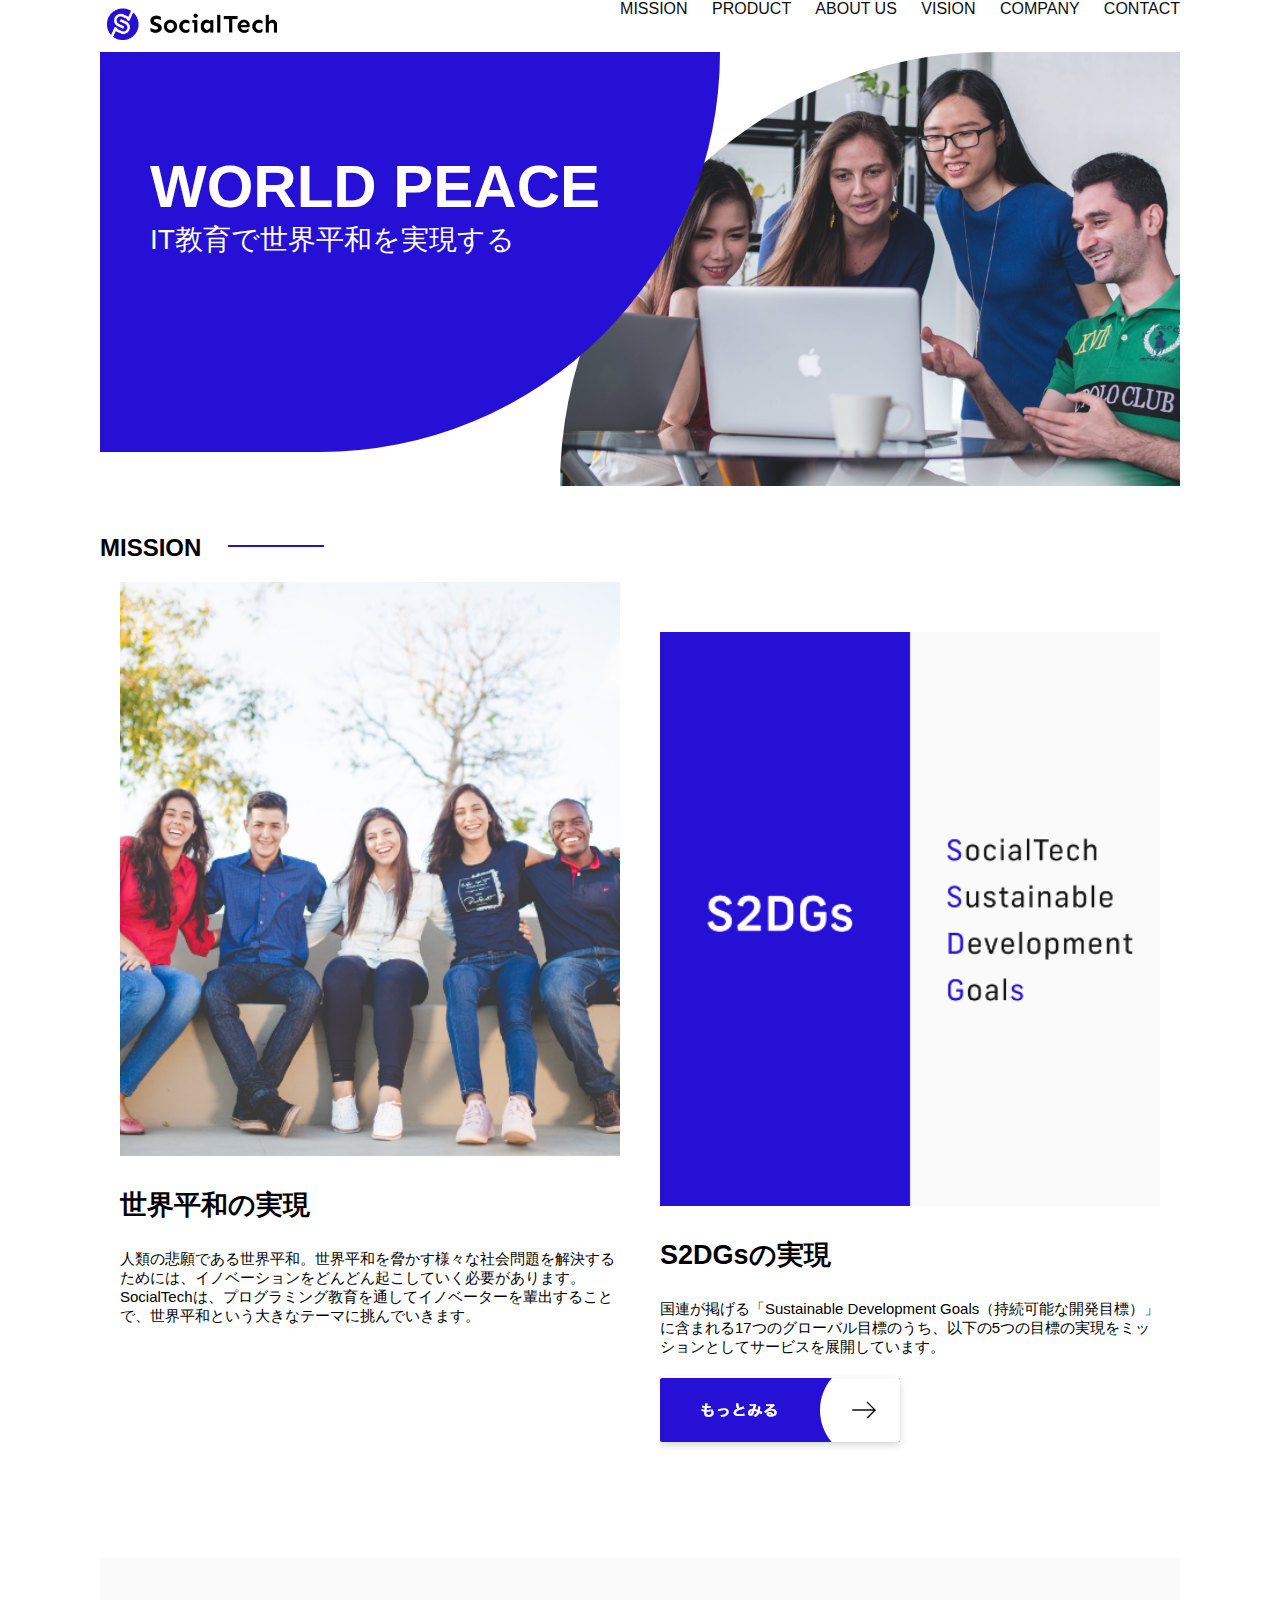
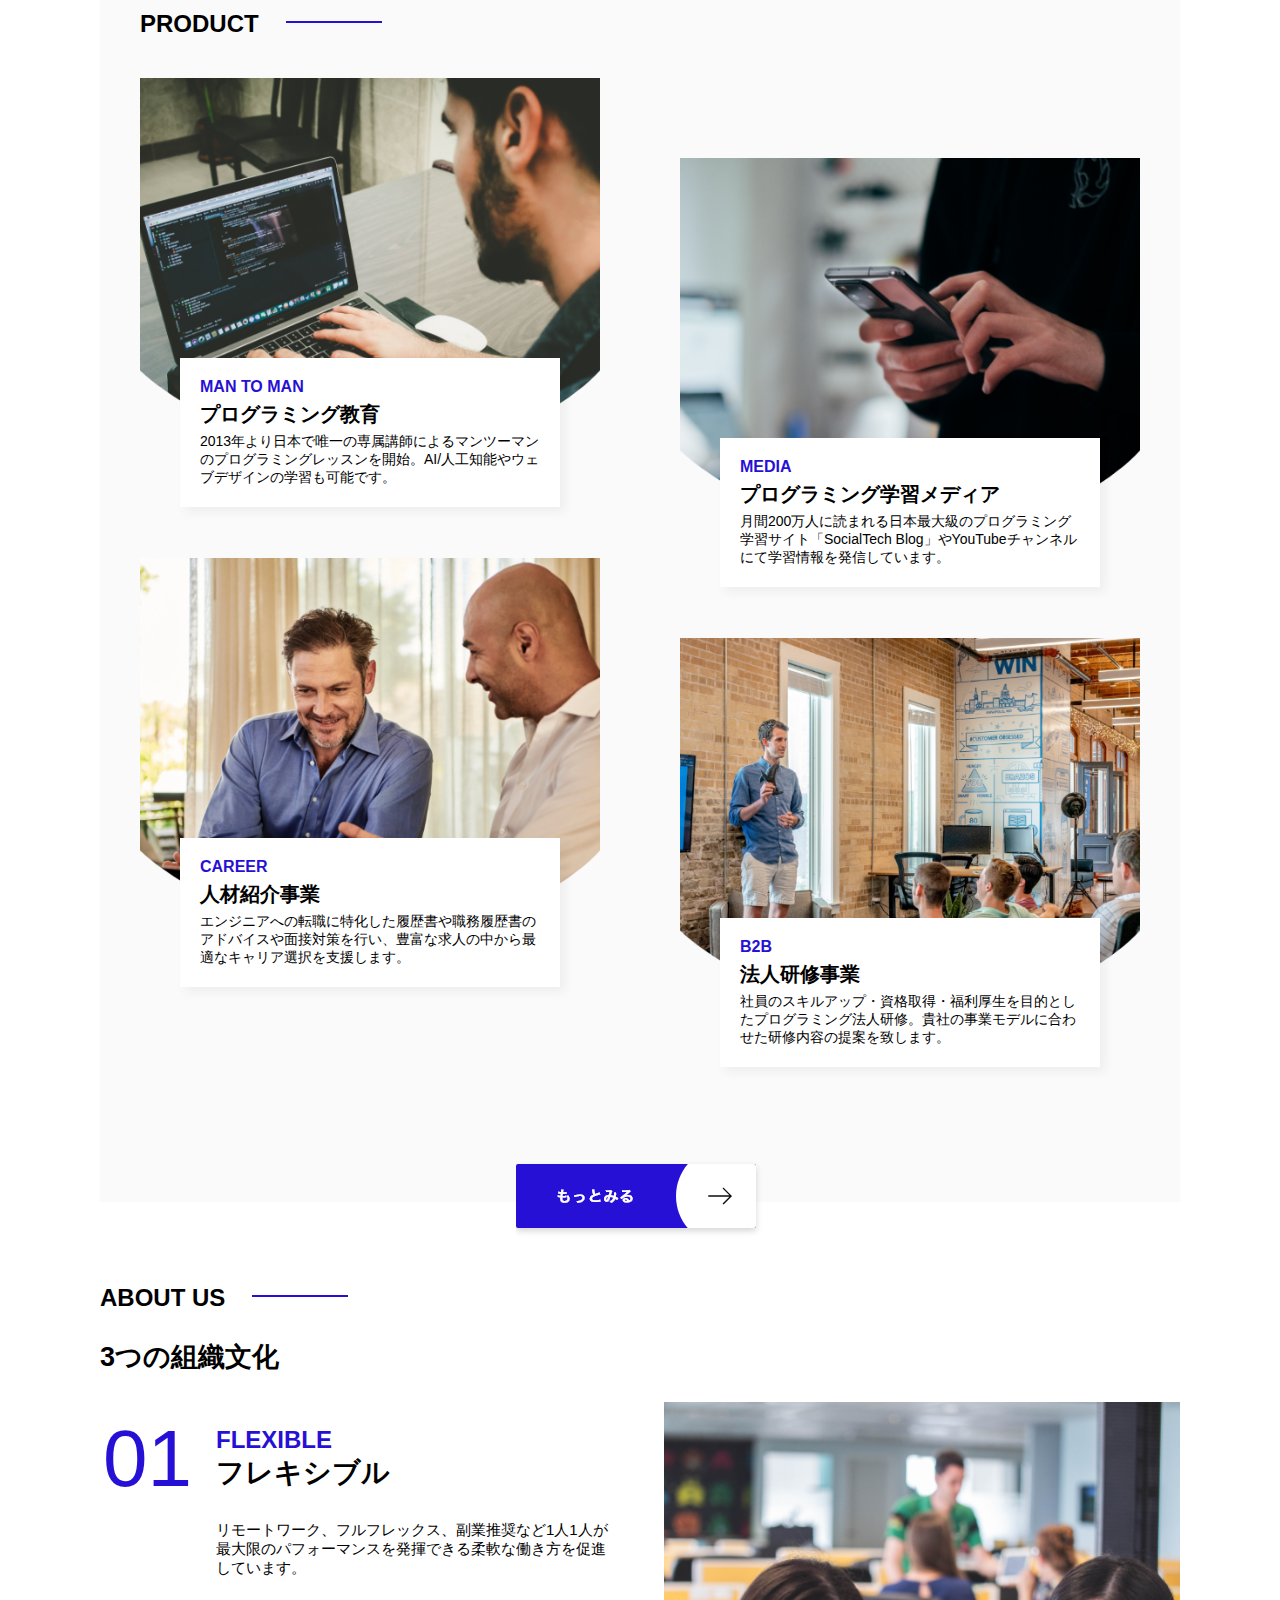
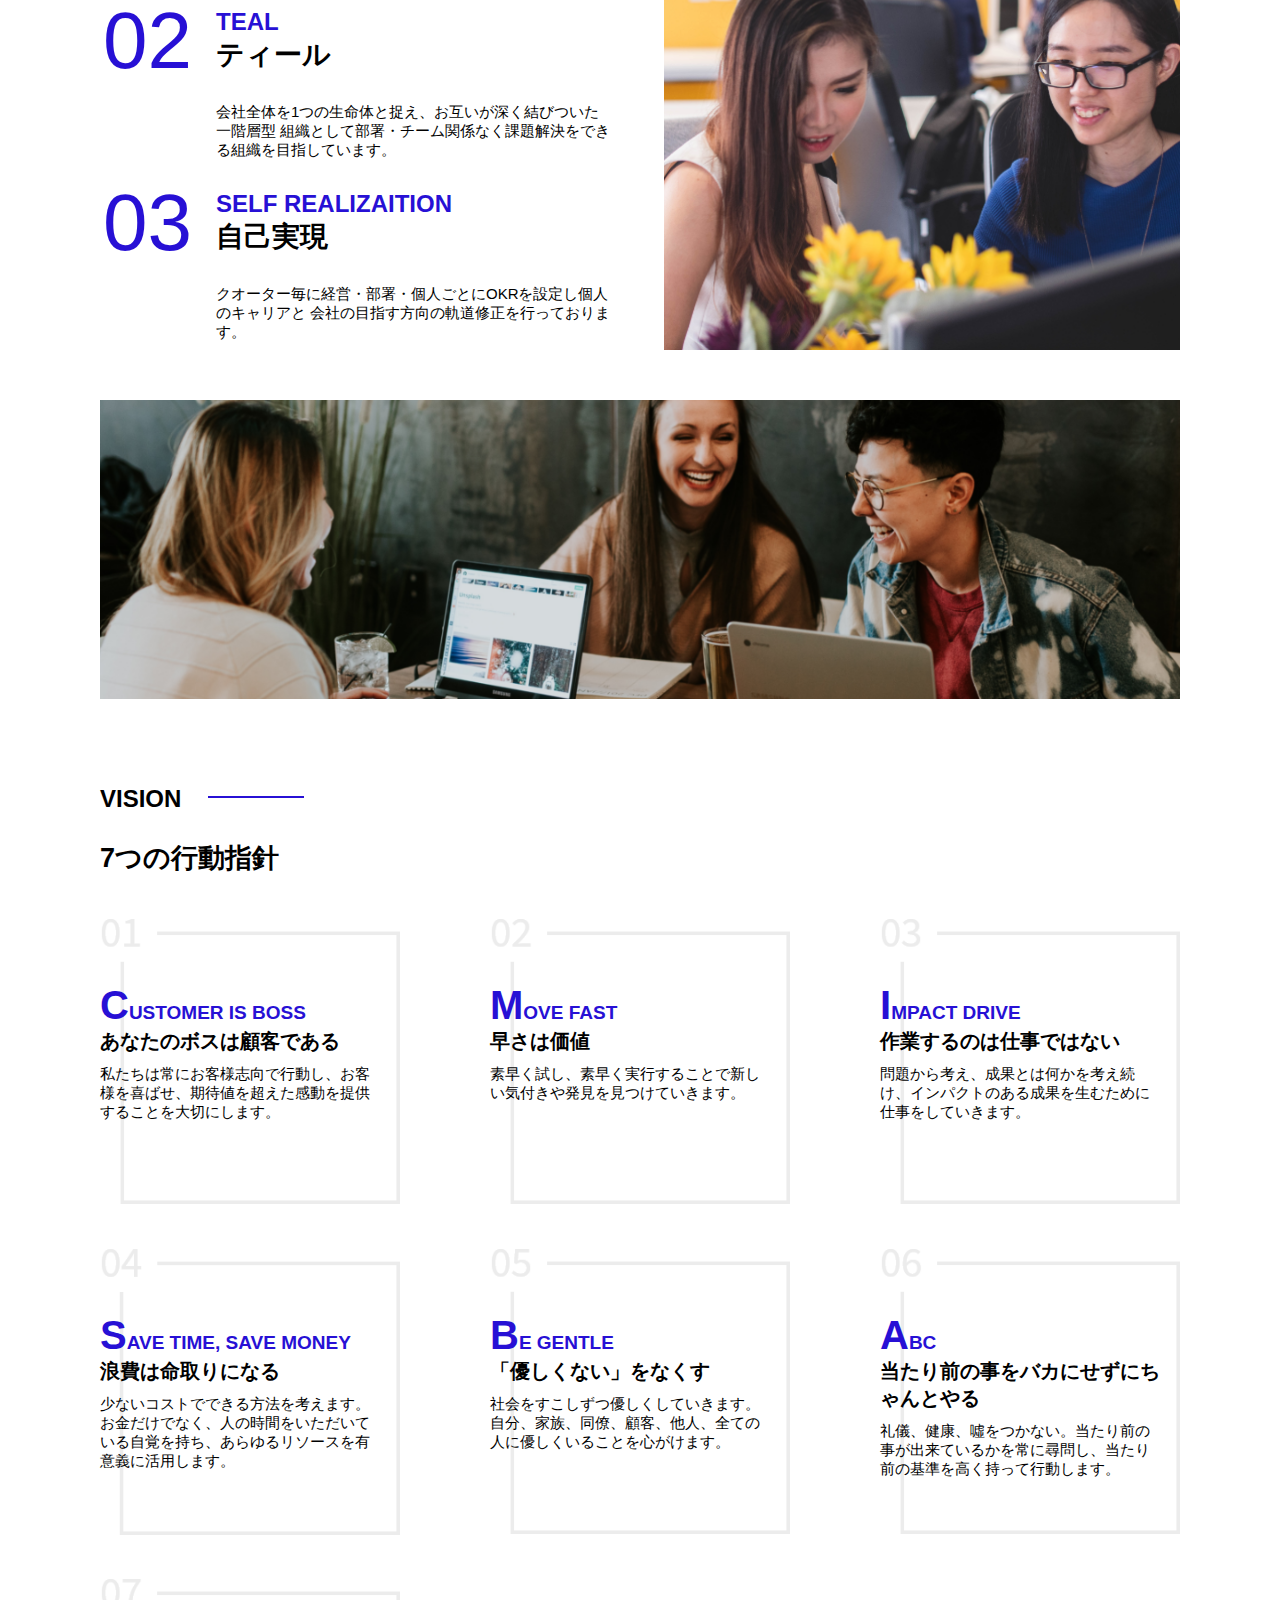
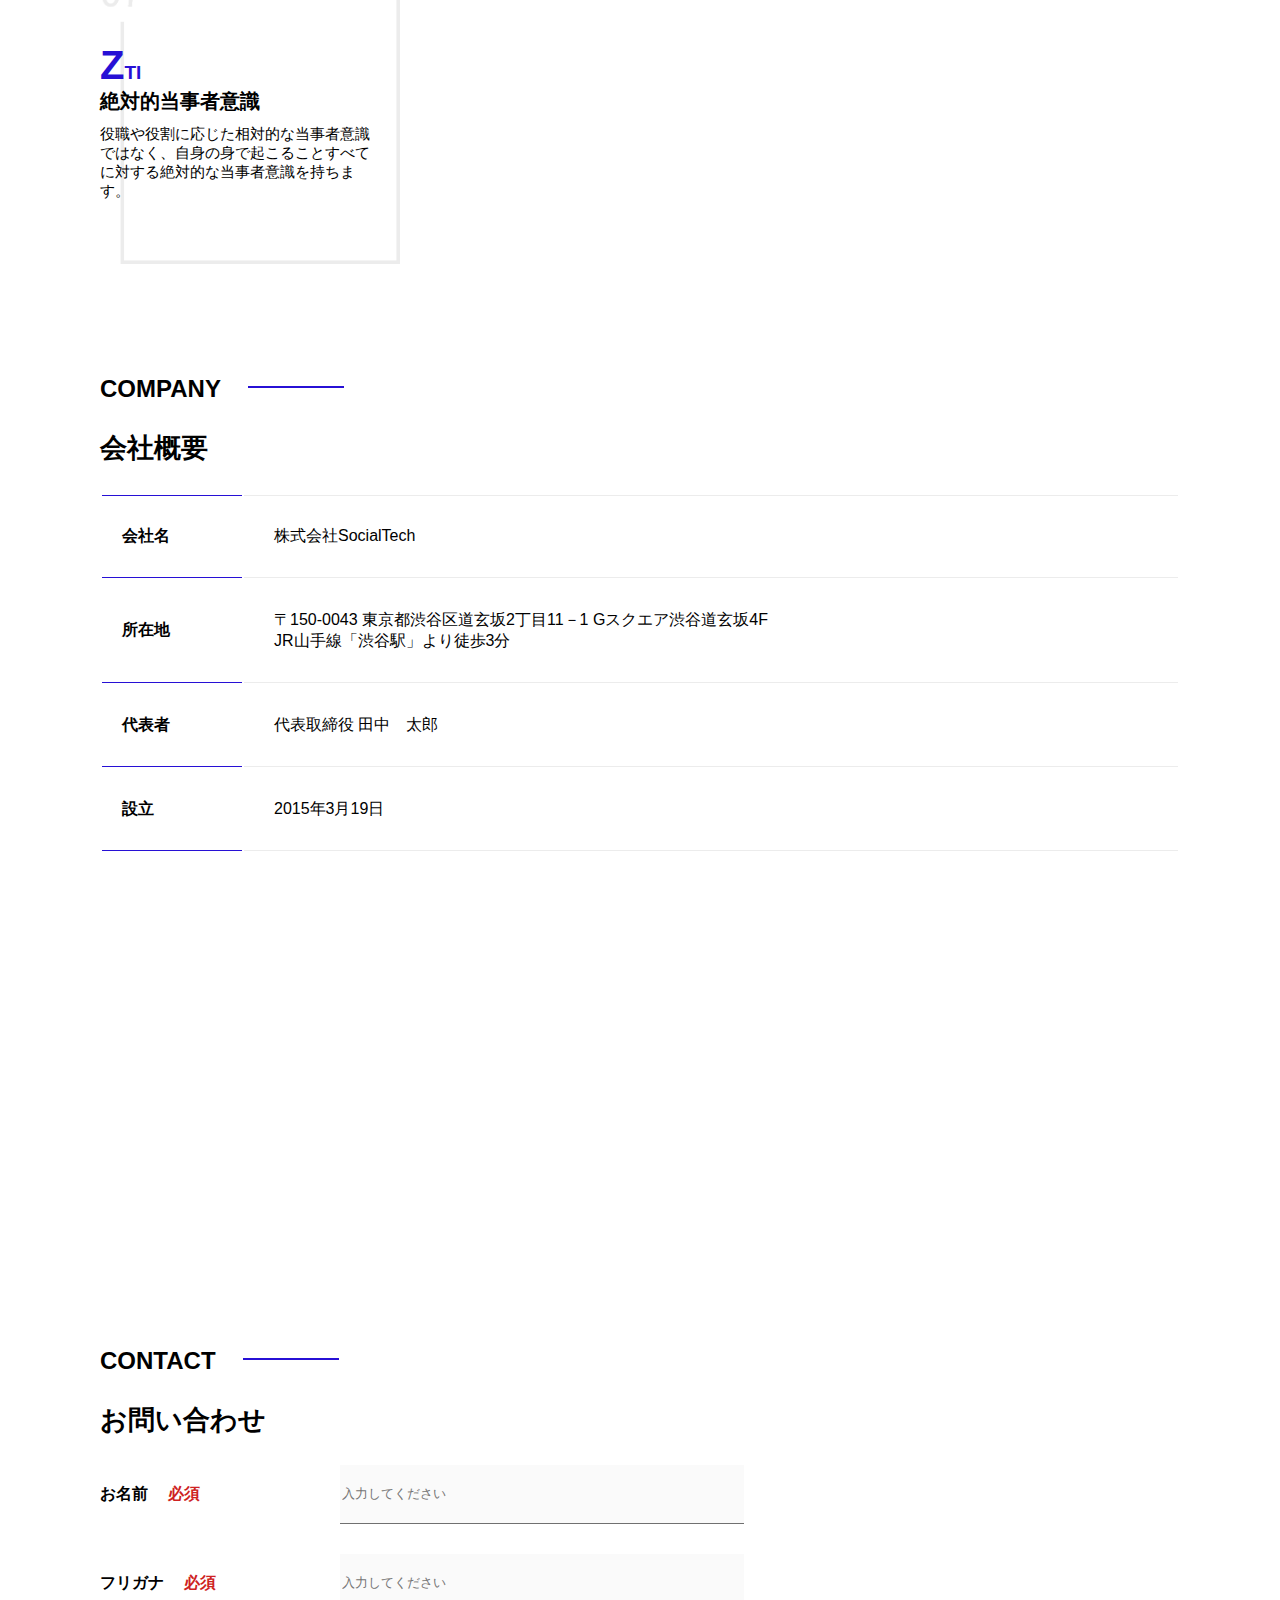
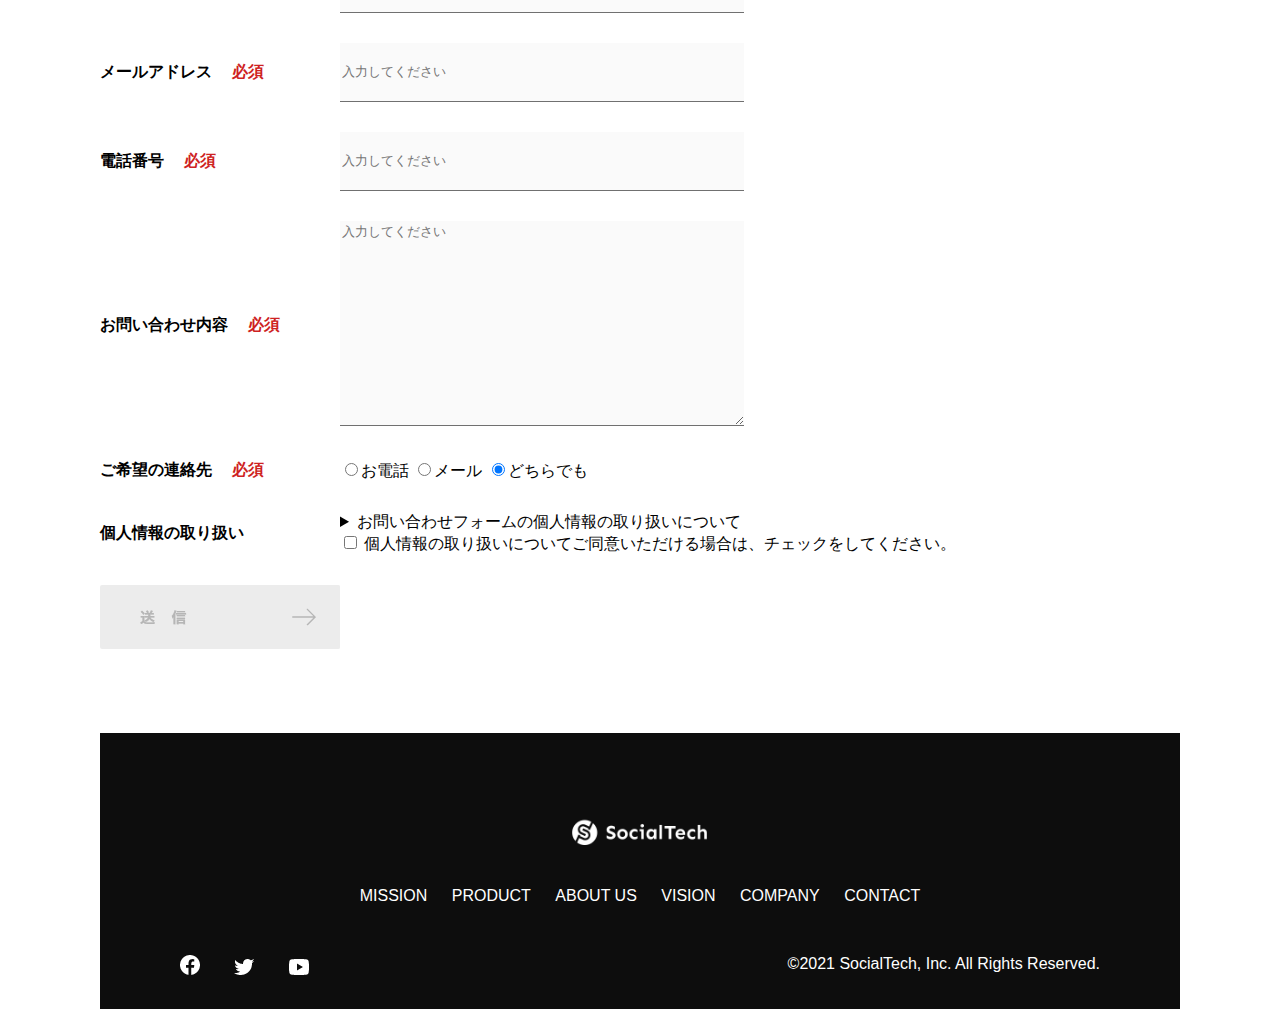
<file: kadai_tutorial_output/socialtech/index.html>
<!DOCTYPE html>
<html>
  <head>
    <title>SocialTech</title>
    <meta charset="UTF-8">
    <meta name="description" content="SocialTechはEdTech業界のリーディングカンパニーを目指します。">
    <meta name="viewport" content="width=device-width, initial-scale=1.0">
    <link rel="stylesheet" href="style.css">
  </head>

  <body>
    <header>
      <a href="index.html" id="logo"><img src="images/logo.png" alt="トップページに戻る"></a>
      <!-- PC用メニュー -->
      <nav id="nav-pc">
        <a href="mission.html">MISSION</a>
        <a href="product.html">PRODUCT</a>
        <a href="index.html#aboutus">ABOUT US</a>
        <a href="index.html#vision">VISION</a>
        <a href="index.html#company">COMPANY</a>
        <a href="index.html#contact">CONTACT</a>
      </nav>
      <!-- スマホ用メニュー -->
      <img id="menu-sp" src="images/button-menu.png" alt="ナビゲーションを開く"
          onclick="document.getElementById('nav-sp').style.display='block'">
      <nav id="nav-sp">
        <img id="close" src="images/button-close.png" alt="ナビゲーションを閉じる"
            onclick="document.getElementById('nav-sp').style.display='none'">
        <a id="logp-sp" href="index.html" onclick="document.getElementById('nav-sp').style.display='none'">
            <img src="images/logo-sp.png" alt="トップページに戻る"></a>
        <a class="menu" href="mission.html" onclick="document.getElementById('nav-sp').style.display='none'">
            MISSION</a>
        <a class="menu" href="product.html" onclick="document.getElementById('nav-sp').style.display='none'">
            PRODUCT</a>
        <a class="menu" href="index.html#aboutus" onclick="document.getElementById('nav-sp').style.display='none'">
            ABOUT US</a>
        <a class="menu" href="index.html#vision" onclick="document.getElementById('nav-sp').style.display='none'">
            VISION</a>
        <a class="menu" href="index.html#company" onclick="document.getElementById('nav-sp').style.display='none'">
            COMPANY</a>
        <a class="menu" href="index.html#contact" onclick="document.getElementById('nav-sp').style.display='none'">
            CONTACT</a>
        <div id="sns">
          <a href="https://www.facebook.com/sejuku2013"><img src="images/button-facebook.png" alt="Facebookのリンク"></a>
          <a href="https://twitter.com/samuraijuku"><img src="images/button-twitter.png" alt="Twitterのリンク"></a>
          <a href="https://www.youtube.com/channel/UCCFOQO5aDK0xXam4cUQXT8g"><img src="images/button-youtube.png" alt="YouTubeのリンク"></a>
        </div>
      </nav>
    </header>

    <main>
      <article>
        <!-- メインビジュアル -->
        <section id="main-visual">
          <div id="main-message">
            <h1>WORLD PEACE</h1>
            <p>IT教育で世界平和を実現する</p>
          </div>
          <img src="images/index/index-main.png" alt="PC周りに集まる多国籍の仲間たち">
        </section>
        <!-- ミッション -->
        <section id="mission">
          <h2 class="index-h2">MISSION</h2>
          <div id="mission-flex">
            <div>
              <img id="mission-photo" src="images/index/index-mission.png" alt="屋外のベンチで写真を撮影する多国籍の仲間たち">
              <h3>世界平和の実現</h3>
              <p>
                人類の悲願である世界平和。世界平和を脅かす様々な社会問題を解決するためには、イノベーションをどんどん起こしていく必要があります。SocialTechは、プログラミング教育を通してイノベーターを輩出することで、世界平和という大きなテーマに挑んでいきます。
              </p>
            </div>
            <div>
              <img id="s2dgs" src="images/index/s2dgs.png" alt="S2DGs">
              <h3>S2DGsの実現</h3>
              <p>国連が掲げる「Sustainable Development Goals（持続可能な開発目標）」に含まれる17つのグローバル目標のうち、以下の5つの目標の実現をミッションとしてサービスを展開しています。</p>
              <a href="mission.html">
                <img src="images/button-more.png" alt="もっとみる">
              </a>
            </div>
          </div>
        </section>
        <!-- プロダクト -->
        <section id="product">
          <h2 class="index-h2">PRODUCT</h2>
          <div>
            <div id="product-left">
              <div>
                <img class="product-photo" src="images/index/index-mantoman.png" alt="PCでコードを書く男性">
                <div class="product-explain">
                  <span>MAN TO MAN</span>
                  <h3>プログラミング教育</h3>
                  <p>2013年より日本で唯一の専属講師によるマンツーマンのプログラミングレッスンを開始。AI/人工知能やウェブデザインの学習も可能です。</p>
                </div>
              </div>
              <div>
                <img class="product-photo" src="images/index/index-career.png" alt="笑顔で話し合う2人の男性">
                <div class="product-explain">
                  <span>CAREER</span>
                  <h3>人材紹介事業</h3>
                  <p>エンジニアへの転職に特化した履歴書や職務履歴書のアドバイスや面接対策を行い、豊富な求人の中から最適なキャリア選択を支援します。</p>
                </div>
              </div>
            </div>
            <div id="product-right">
              <div>
                <img class="product-photo" src="images/index/index-media.png" alt="スマートフォンを操作する人">
                <div class="product-explain">
                  <span>MEDIA</span>
                  <h3>プログラミング学習メディア</h3>
                  <p>月間200万人に読まれる日本最大級のプログラミング学習サイト「SocialTech Blog」やYouTubeチャンネルにて学習情報を発信しています。</p>
                </div>
              </div>
              <div>
                <img class="product-photo" src="images/index/index-b2b.png" alt="講演中の男性とそれを聴く人々">
                <div class="product-explain">
                  <span>B2B</span>
                  <h3>法人研修事業</h3>
                  <p>社員のスキルアップ・資格取得・福利厚生を目的としたプログラミング法人研修。貴社の事業モデルに合わせた研修内容の提案を致します。</p>
                </div>
              </div>
            </div>
          </div>
          <div>
            <a id="product-more" href="product.html">
              <img src="images/button-more.png" alt="もっとみる">
            </a>
          </div>
        </section>
        <!-- ABOUT US -->
        <section id="aboutus">
          <h2 class="index-h2">ABOUT US</h2>
          <h3>3つの組織文化</h3>
          <div>
            <table class="culture-table">
              <!-- 1つ目のテーブル -->
              <tr>
                <td>
                  <span class="culture-num">01</span>
                </td>
                <td>
                  <span class="culture-en">FLEXIBLE</span>
                  <span class="culture-jp">フレキシブル</span>
                </td>
              </tr>
              <tr>
                <td>
                  <!-- 空のセル -->
                </td>
                <td>
                  <p class="culture-description">
                    リモートワーク、フルフレックス、副業推奨など1人1人が最大限のパフォーマンスを発揮できる柔軟な働き方を促進しています。
                  </p>
                </td>
              </tr>
              <!-- 2つ目のテーブル -->
              <tr>
                <td>
                  <span class="culture-num">02</span>
                </td>
                <td>
                  <span class="culture-en">TEAL</span>
                  <span class="culture-jp">ティール</span>
                </td>
              </tr>
              <tr>
                <td>
                  <!-- 空のセル -->
                </td>
                <td>
                  <p class="culture-description">
                    会社全体を1つの生命体と捉え、お互いが深く結びついた一階層型
                    組織として部署・チーム関係なく課題解決をできる組織を目指しています。
                  </p>
                </td>
              </tr>
              <!-- 3つ目のテーブル -->
              <tr>
                <td>
                  <span class="culture-num">03</span>
                </td>
                <td>
                  <span class="culture-en">SELF REALIZAITION</span>
                  <span class="culture-jp">自己実現</span>
                </td>
              </tr>
              <tr>
                <td>
                  <!-- 空のセル -->
                </td>
                <td>
                  <p class="culture-description">
                    クオーター毎に経営・部署・個人ごとにOKRを設定し個人のキャリアと
                    会社の目指す方向の軌道修正を行っております。
                  </p>
                </td>
              </tr>
            </table>
            <img class="culture-img" src="images/index/index-aboutus1.png" alt="笑顔で話し合う2人の女性">
          </div>
          <img class="culture-img2" src="images/index/index-aboutus2.png" alt="笑顔で話し合う3人の男女">
        </section>
        <!-- VISION -->
        <section id="vision">
          <h2 class="index-h2">VISION</h2>
          <h3>7つの行動指針</h3>
          <div>
            <div class="vision-box">
              <img src="images/index/vision-01.png" alt="01">
              <span>
                <h4>CUSTOMER IS BOSS</h4>
                <h5>あなたのボスは顧客である</h5>
                <p>私たちは常にお客様志向で行動し、お客様を喜ばせ、期待値を超えた感動を提供することを大切にします。</p>
              </span>
            </div>
            <div class="vision-box">
              <img src="images/index/vision-02.png" alt="02">
              <span>
                <h4>MOVE FAST</h4>
                <h5>早さは価値</h5>
                <p>素早く試し、素早く実行することで新しい気付きや発見を見つけていきます。</p>
              </span>
            </div>
            <div class="vision-box">
              <img src="images/index/vision-03.png" alt="03">
              <span>
                <h4>IMPACT DRIVE</h4>
                <h5>作業するのは仕事ではない</h5>
                <p>問題から考え、成果とは何かを考え続け、インパクトのある成果を生むために仕事をしていきます。</p>
              </span>
            </div>
            <div class="vision-box">
              <img src="images/index/vision-04.png" alt="04">
              <span>
                <h4>SAVE TIME, SAVE MONEY</h4>
                <h5>浪費は命取りになる</h5>
                <p>少ないコストでできる方法を考えます。お金だけでなく、人の時間をいただいている自覚を持ち、あらゆるリソースを有意義に活用します。</p>
              </span>
            </div>
            <div class="vision-box">
              <img src="images/index/vision-05.png" alt="05">
              <span>
                <h4>BE GENTLE</h4>
                <h5>「優しくない」をなくす</h5>
                <p>社会をすこしずつ優しくしていきます。自分、家族、同僚、顧客、他人、全ての人に優しくいることを心がけます。</p>
              </span>
            </div>
            <div class="vision-box">
              <img src="images/index/vision-06.png" alt="06">
              <span>
                <h4>ABC</h4>
                <h5>当たり前の事をバカにせずにちゃんとやる</h5>
                <p>礼儀、健康、噓をつかない。当たり前の事が出来ているかを常に尋問し、当たり前の基準を高く持って行動します。</p>
              </span>
            </div>
            <div class="vision-box">
              <img src="images/index/vision-07.png" alt="07">
              <span>
                <h4>ZTI</h4>
                <h5>絶対的当事者意識</h5>
                <p>役職や役割に応じた相対的な当事者意識ではなく、自身の身で起こることすべてに対する絶対的な当事者意識を持ちます。</p>
              </span>
            </div>
          </div>
        </section>
        <!-- COMPANY -->
        <section id="company">
          <h2 class="index-h2">COMPANY</h2>
          <h3>会社概要</h3>
          <table id="company-table">
            <tr>
              <th class="tableheader-first">会社名</th>
              <td class="cell-first">株式会社SocialTech</td>
            </tr>
            <tr>
              <th class="tableheader">所在地</th>
              <td class="cell">〒150-0043 東京都渋谷区道玄坂2丁目11－1 Gスクエア渋谷道玄坂4F<br>JR山手線「渋谷駅」より徒歩3分</td>
            </tr>
            <tr>
              <th class="tableheader">代表者</th>
              <td class="cell">代表取締役 田中　太郎</td>
            </tr>
            <tr>
              <th class="tableheader">設立</th>
              <td class="cell">2015年3月19日</td>
            </tr>
          </table>
          <iframe
           src="https://www.google.com/maps/embed?pb=!1m18!1m12!1m3!1d3241.7759544892483!2d139.69399665123464!3d35.65789123876098!2m3!1f0!2f0!3f0!3m2!1i1024!2i768!4f13.1!3m3!1m2!1s0x60188caa0042e8d1%3A0xba130bea826a7aa2!2z44CSMTUwLTAwNDMg5p2x5Lqs6YO95riL6LC35Yy66YGT546E5Z2C77yS5LiB55uu77yR77yR4oiS77yR!5e0!3m2!1sja!2sjp!4v1636872991912!5m2!1sja!2sjp"
           style="border:0;" allowfullscreen="" loading="lazy">
         </iframe>
        </section>
        <!-- お問い合わせフォーム -->
        <section id="contact">
          <h2 class="index-h2">CONTACT</h2>
          <h3>お問い合わせ</h3>
          <!-- STATIC FORMSのフォームタグ -->
          <form action="https://api.staticforms.xyz/submit" method="post">
            <input type="text" name="honeypot" style="display:none">
            <!-- STATIC FORMSのアクセスキー -->
            <input type="hidden" name="accessKey" value="15f870e8-1a87-4050-bf5c-66a0b49a72a6">
            <!-- メールのタイトル -->
            <input type="hidden" name="subject" value="Webサイトからお問い合わせがありました">
            <!-- 送信先のメールアドレス -->
            <input type="hidden" name="replyTo" value="moon.child0620@gmail.com">
            <!-- redirectToのURLは公開後のURLへリンクする -->
            <input type="hidden" name="redirectTo" value="">
            <div>
              <div class="contact-heading">
                <label class="contact-label">お名前<span class="contact-span">必須</span></label>
              </div>
              <div>
                <input type="text" name="name" placeholder="入力してください" class="contact-textbox">
              </div>
            </div>
            <div>
              <div class="contact-heading">
                <label class="contact-label">フリガナ</label><span class="contact-span">必須</span></label>
              </div>
              <div>
                <input type="text" name="hurigana" placeholder="入力してください" class="contact-textbox">
              </div>
            </div>
            <div>
              <div class="contact-heading">
                <label class="contact-label">メールアドレス<span class="contact-span">必須</span></label>
              </div>
              <div>
                <input type="text" name="email" placeholder="入力してください" class="contact-textbox">
              </div>
            </div>
            <div>
              <div class="contact-heading">
                <label class="contact-label">電話番号<span class="contact-span">必須</span></label>
              </div>
              <div>
                <input type="text" name="tel" placeholder="入力してください" class="contact-textbox">
              </div>
            </div>
            <div>
              <div class="contact-heading">
                <label class="contact-label">お問い合わせ内容<span class="contact-span">必須</span></label>
              </div>
              <div>
                <textarea class="contact-textarea" placeholder="入力してください" name="message"></textarea>
              </div>
            </div>
            <div>
              <div class="contact-heading">
                <label class="contact-label">ご希望の連絡先<span class="contact-span">必須</span></label>
              </div>
              <div>
                <input class="radiobutton" type="radio" value="tel" name="contact" checked><label>お電話</label>
                <input class="radiobutton" type="radio" value="mail" name="contact" checked><label>メール</label>
                <input class="radiobutton" type="radio" value="both" name="contact" checked><label>どちらでも</label>
              </div>
            </div>
            <div>
              <div class="contact-heading">
                <label class="contact-label">個人情報の取り扱い</label>
              </div>
              <div>
                <details>
                  <summary>お問い合わせフォームの個人情報の取り扱いについて</summary>
                  <div>
                    <span>１．組織の名称又は氏名</span><br>
                    株式会社SocialTech<br><br>
                    <span>２．個人情報保護管理者（若しくはその代理人）の氏名又は職名、所属及び連絡先
                      鈴木 一郎 コーポレート部</span>
                      メールアドレス：support@socialtech.net<br>
                      TEL：03-xxxx-xxxx<br>
                    <span>３．個人情報の利用目的</span><br>
                    ・本サービス及び本サービスに関連する情報の提供又はそれらに関する連絡のため<br>
                    ・ユーザーの本人確認のため<br>
                    ・当社サービスのご案内のため<br>
                    ・当社の商品等の広告または宣伝（電子メールによるものを含むものとします。）<br>
                    <span>４．個人情報の取り扱い業務の委託</span><br>
                    個人情報の取扱業務の全部または一部を外部に業務委託する場合があります。<br>
                    その際、弊社は、個人情報を適切に保護できる管理体制を敷き実行していることを条件として<br>
                    委託先を厳選したうえで、機密保持契約を委託先と締結し、お客様の個人情報を厳密に管理させます。<br><br>
                    <span>５．個人情報の開示等の請求</span><br>
                    お客様は、弊社に対してご自身の個人情報の開示等（利用目的の通知、開示、内容の訂正・追加・削除、利用の停止または消去、第三者への提供の停止）に関して、当社問合わせ窓口に申し出ることができます。<br>
                    その際、弊社はお客様ご本人を確認させていただいたうえで、合理的な期間内に対応いたします。<br><br>
                    なお、個人情報に関する弊社問合わせ先は、次の通りです。<br><br>
                    株式会社SocialTech　個人情報問合せ窓口<br>
                    〒150-0043　東京都渋谷区道玄坂2丁目11-1 Ｇスクエア渋谷道玄坂 4F<br>
                    メールアドレス：support@socialtech.net　TEL：03-xxxx-xxxx<br><br>
                    <span>６．個人情報を提供されることの任意性について</span><br><br>
                    お客様がご自身の個人情報を弊社に提供されるか否かは、お客様のご判断によりますが、もしご提供されない場合には、適切なサービスが提供できない場合がありますので予めご了承ください。
                  </div>
                </details>
                <input type="checkbox" name="agree">
                <span>個人情報の取り扱いについてご同意いただける場合は、チェックをしてください。</span>
              </div>
            </div>
            <input type="image" src="images/button-submit.png" alt="送信する">
          </form>
        </section>
      </article>
      <footer>
        <div id="footer-logo">
          <img src="images/logo-sp.png" alt="SocialTech">
        </div>
        <div id="footer-link">
          <a href="mission.html">MISSION</a>
          <a href="product.html">PRODUCT</a>
          <a href="index.html#aboutus">ABOUT US</a>
          <a href="index.html#vision">VISION</a>
          <a href="index.html#company">COMPANY</a>
          <a href="index.html#contact">CONTACT</a>
        </div>
        <div id="sns-footer">
          <a href="https://www.facebook.com/sejuku2013"><img src="images/button-facebook.png" alt="Facebookのリンク"></a>
         <a href="https://twitter.com/samuraijuku"><img src="images/button-twitter.png" alt="Twitterのリンク"></a>
         <a href="https://www.youtube.com/channel/UCCFOQO5aDK0xXam4cUQXT8g"><img src="images/button-youtube.png" alt="YouTubeのリンク"></a>
         <span id="copyright">&copy;2021 SocialTech, Inc. All Rights Reserved.</span>
        </div>
      </footer>
    </main>
  </body>
</html>
</file>
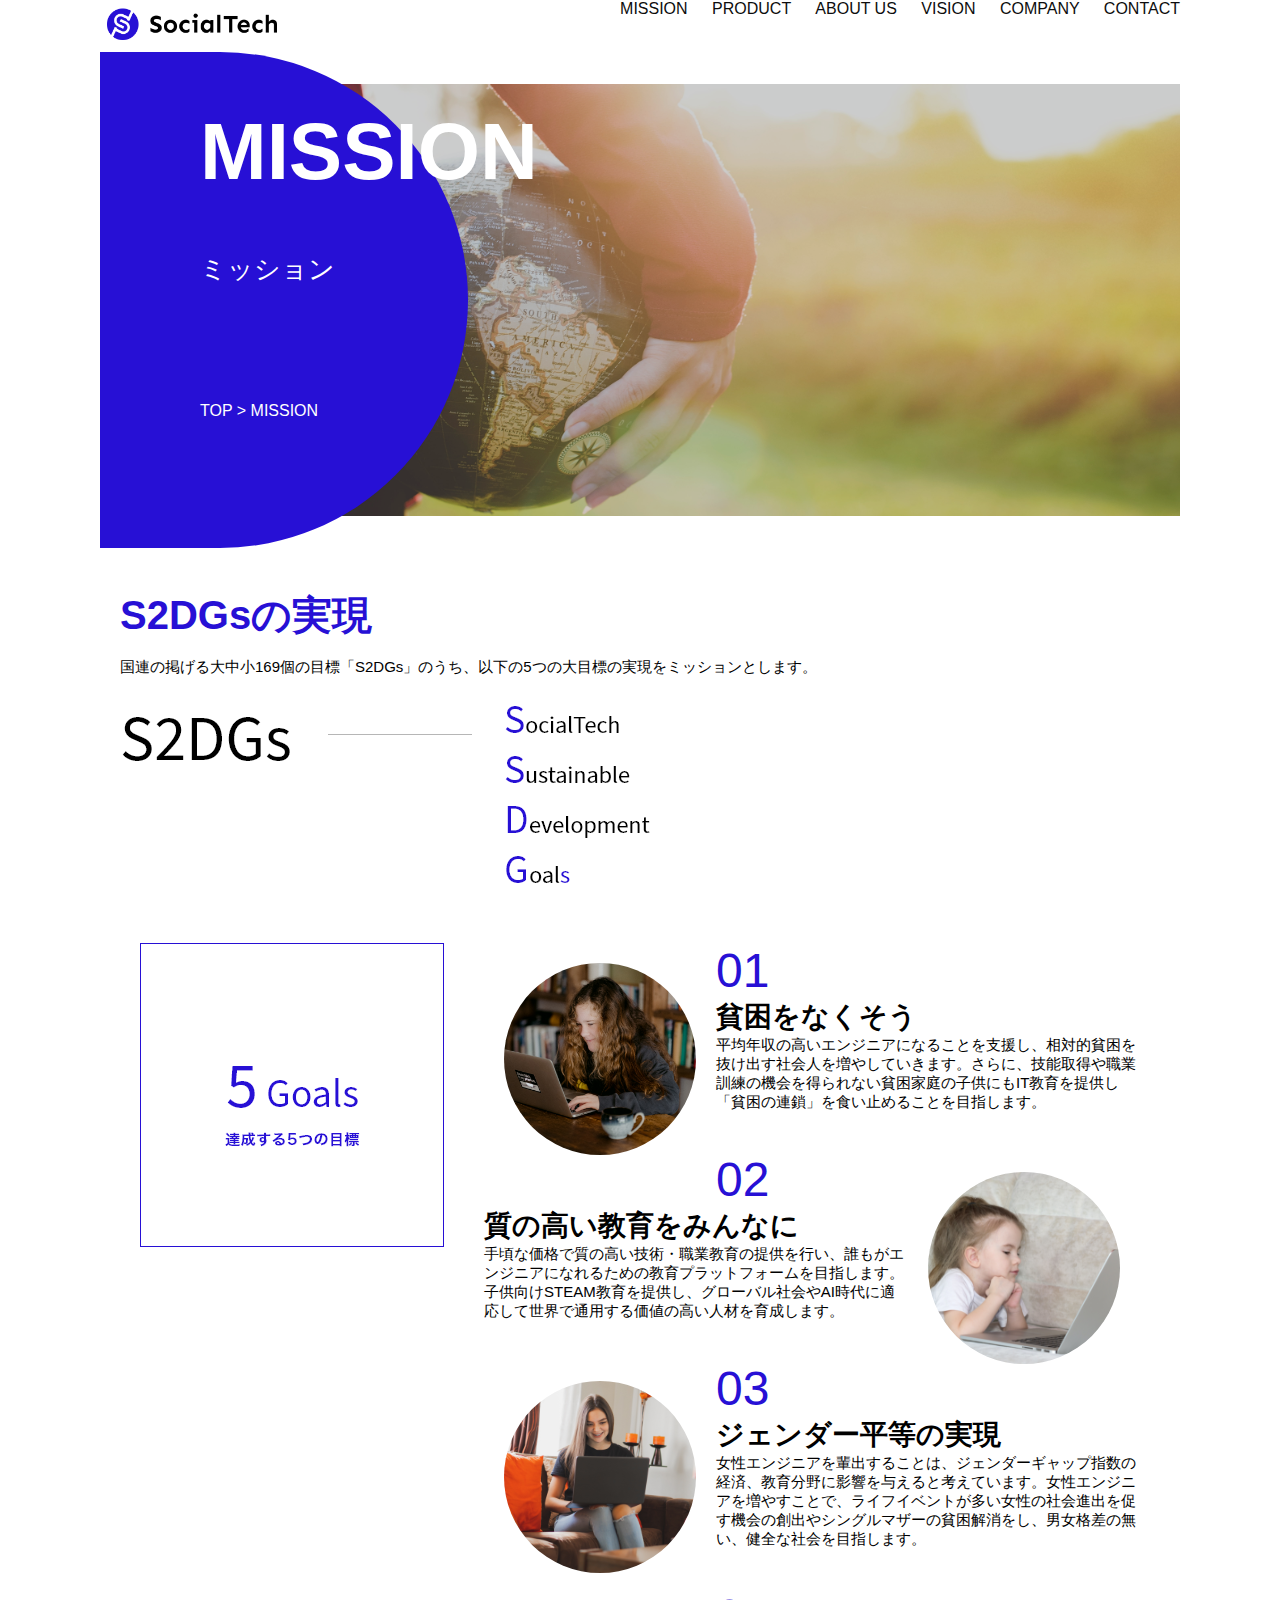
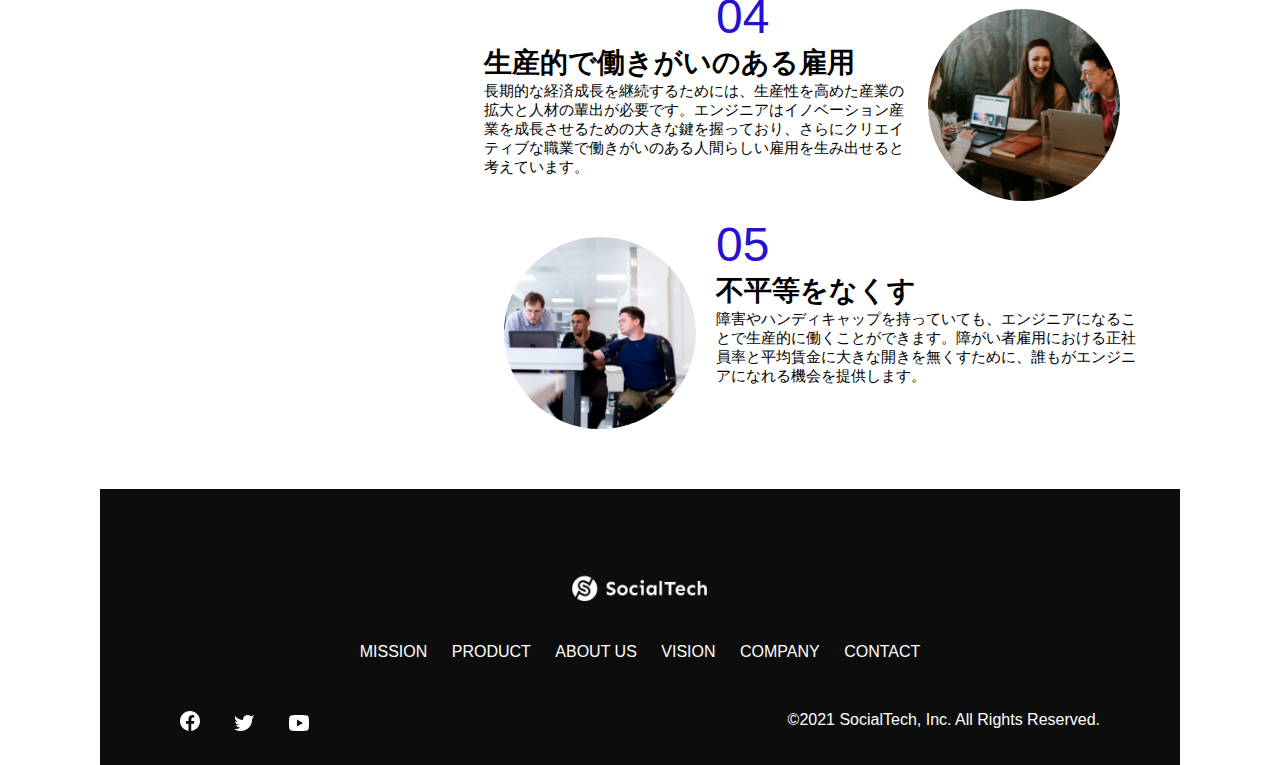
<file: kadai_tutorial_output/mission.html>
<!DOCTYPE html>
<html>
  <head>
    <title>SocialTech - MISSION ミッション -</title>
    <meta charset="UTF-8">
    <meta name="description" content="SocialTechが目指す5つの目標（S2DGs）を紹介します。">
    <meta name="viewport" content="width=device-width, initial-scale=1.0">
    <link rel="stylesheet" href="style.css">
  </head>

  <body>
    <header>
      <a href="index.html" id="logo"><img src="images/logo.png" alt="トップページに戻る"></a>
      <!-- PC用メニュー -->
      <nav id="nav-pc">
        <a href="mission.html">MISSION</a>
        <a href="product.html">PRODUCT</a>
        <a href="index.html#aboutus">ABOUT US</a>
        <a href="index.html#vision">VISION</a>
        <a href="index.html#company">COMPANY</a>
        <a href="index.html#contact">CONTACT</a>
      </nav>
      <!-- スマホ用メニュー -->
      <img id="menu-sp" src="images/button-menu.png" alt="ナビゲーションを開く"
          onclick="document.getElementById('nav-sp').style.display='block'">
      <nav id="nav-sp">
        <img id="close" src="images/button-close.png" alt="ナビゲーションを閉じる"
            onclick="document.getElementById('nav-sp').style.display='none'">
        <a id="logp-sp" href="index.html" onclick="document.getElementById('nav-sp').style.display='none'">
            <img src="images/logo-sp.png" alt="トップページに戻る"></a>
        <a class="menu" href="mission.html" onclick="document.getElementById('nav-sp').style.display='none'">
            MISSION</a>
        <a class="menu" href="product.html" onclick="document.getElementById('nav-sp').style.display='none'">
            PRODUCT</a>
        <a class="menu" href="index.html#aboutus" onclick="document.getElementById('nav-sp').style.display='none'">
            ABOUT US</a>
        <a class="menu" href="index.html#vision" onclick="document.getElementById('nav-sp').style.display='none'">
            VISION</a>
        <a class="menu" href="index.html#company" onclick="document.getElementById('nav-sp').style.display='none'">
            COMPANY</a>
        <a class="menu" href="index.html#contact" onclick="document.getElementById('nav-sp').style.display='none'">
            CONTACT</a>
        <div id="sns">
          <a href="https://www.facebook.com/sejuku2013"><img src="images/button-facebook.png" alt="Facebookのリンク"></a>
          <a href="https://twitter.com/samuraijuku"><img src="images/button-twitter.png" alt="Twitterのリンク"></a>
          <a href="https://www.youtube.com/channel/UCCFOQO5aDK0xXam4cUQXT8g"><img src="images/button-youtube.png" alt="YouTubeのリンク"></a>
        </div>
      </nav>
    </header>
    <main>
      <article>
        <section id="mission-main">
          <div id="mission-title">
            <h1>MISSION</h1>
            <span>ミッション</span>
            <div>TOP > MISSION</div>
          </div>
        </section>
        <section id="mission-s2dgs">
          <h2 class="mission-h2">S2DGsの実現</h2>
          <p>国連の掲げる大中小169個の目標「S2DGs」のうち、以下の5つの大目標の実現をミッションとします。</p>
          <img src="images/mission/mission-s2dgs.png" alt="S2DGs">
        </section>
        <section id="mission-5goals">
          <div>
            <img id="s2dgs-image" src="images/mission/mission-5goals.png" alt="5Goals">
          </div>
          <div>
            <div>
              <img class="fivegoals-image-left" src="images/mission/mission-5goals01.png">
              <span class="fivegoals-number">01</span>
              <h3 class="fivegoals-h3">貧困をなくそう</h3>
              <p class="fivegoals-p">
                平均年収の高いエンジニアになることを支援し、相対的貧困を抜け出す社会人を増やしていきます。さらに、技能取得や職業訓練の機会を得られない貧困家庭の子供にもIT教育を提供し「貧困の連鎖」を食い止めることを目指します。
              </p>
            </div>
            <div>
              <img class="fivegoals-image-right" src="images/mission/mission-5goals02.png" alt="PCを見つめる小さい女の子">
              <span class="fivegoals-number">02</span>
              <h3 class="fivegoals-h3">質の高い教育をみんなに</h3>
              <p class="fivegoals-p">
                手頃な価格で質の高い技術・職業教育の提供を行い、誰もがエンジニアになれるための教育プラットフォームを目指します。子供向けSTEAM教育を提供し、グローバル社会やAI時代に適応して世界で通用する価値の高い人材を育成します。
              </p>
            </div>
    
            <div>
              <img class="fivegoals-image-left" src="images/mission/mission-5goals03.png" alt="PCを操作する女性">
              <span class="fivegoals-number">03</span>
              <h3 class="fivegoals-h3">ジェンダー平等の実現</h3>
              <p class="fivegoals-p">
                女性エンジニアを輩出することは、ジェンダーギャップ指数の経済、教育分野に影響を与えると考えています。女性エンジニアを増やすことで、ライフイベントが多い女性の社会進出を促す機会の創出やシングルマザーの貧困解消をし、男女格差の無い、健全な社会を目指します。
              </p>
            </div>
    
            <div>
              <img class="fivegoals-image-right" src="images/mission/mission-5goals04.png" alt="笑顔で話し合う3人の男女">
              <span class="fivegoals-number">04</span>
              <h3 class="fivegoals-h3">生産的で働きがいのある雇用</h3>
              <p class="fivegoals-p">
                長期的な経済成長を継続するためには、生産性を高めた産業の拡大と人材の輩出が必要です。エンジニアはイノベーション産業を成長させるための大きな鍵を握っており、さらにクリエイティブな職業で働きがいのある人間らしい雇用を生み出せると考えています。
              </p>
            </div>
    
            <div>
              <img class="fivegoals-image-left" src="images/mission/mission-5goals05.png" alt="障害を持つ男性が生き生きと働く様子">
              <span class="fivegoals-number">05</span>
              <h3 class="fivegoals-h3">不平等をなくす</h3>
              <p class="fivegoals-p">
                障害やハンディキャップを持っていても、エンジニアになることで生産的に働くことができます。障がい者雇用における正社員率と平均賃金に大きな開きを無くすために、誰もがエンジニアになれる機会を提供します。
              </p>
            </div>
          </div>
        </section>
      </article>
      <footer>
        <div id="footer-logo">
          <img src="images/logo-sp.png" alt="SocialTech">
        </div>
        <div id="footer-link">
          <a href="mission.html">MISSION</a>
          <a href="product.html">PRODUCT</a>
          <a href="index.html#aboutus">ABOUT US</a>
          <a href="index.html#vision">VISION</a>
          <a href="index.html#company">COMPANY</a>
          <a href="index.html#contact">CONTACT</a>
        </div>
        <div id="sns-footer">
          <a href="https://www.facebook.com/sejuku2013"><img src="images/button-facebook.png" alt="Facebookのリンク"></a>
         <a href="https://twitter.com/samuraijuku"><img src="images/button-twitter.png" alt="Twitterのリンク"></a>
         <a href="https://www.youtube.com/channel/UCCFOQO5aDK0xXam4cUQXT8g"><img src="images/button-youtube.png" alt="YouTubeのリンク"></a>
         <span id="copyright">&copy;2021 SocialTech, Inc. All Rights Reserved.</span>
        </div>
      </footer>
    </main>
  </body>
</html>
</file>
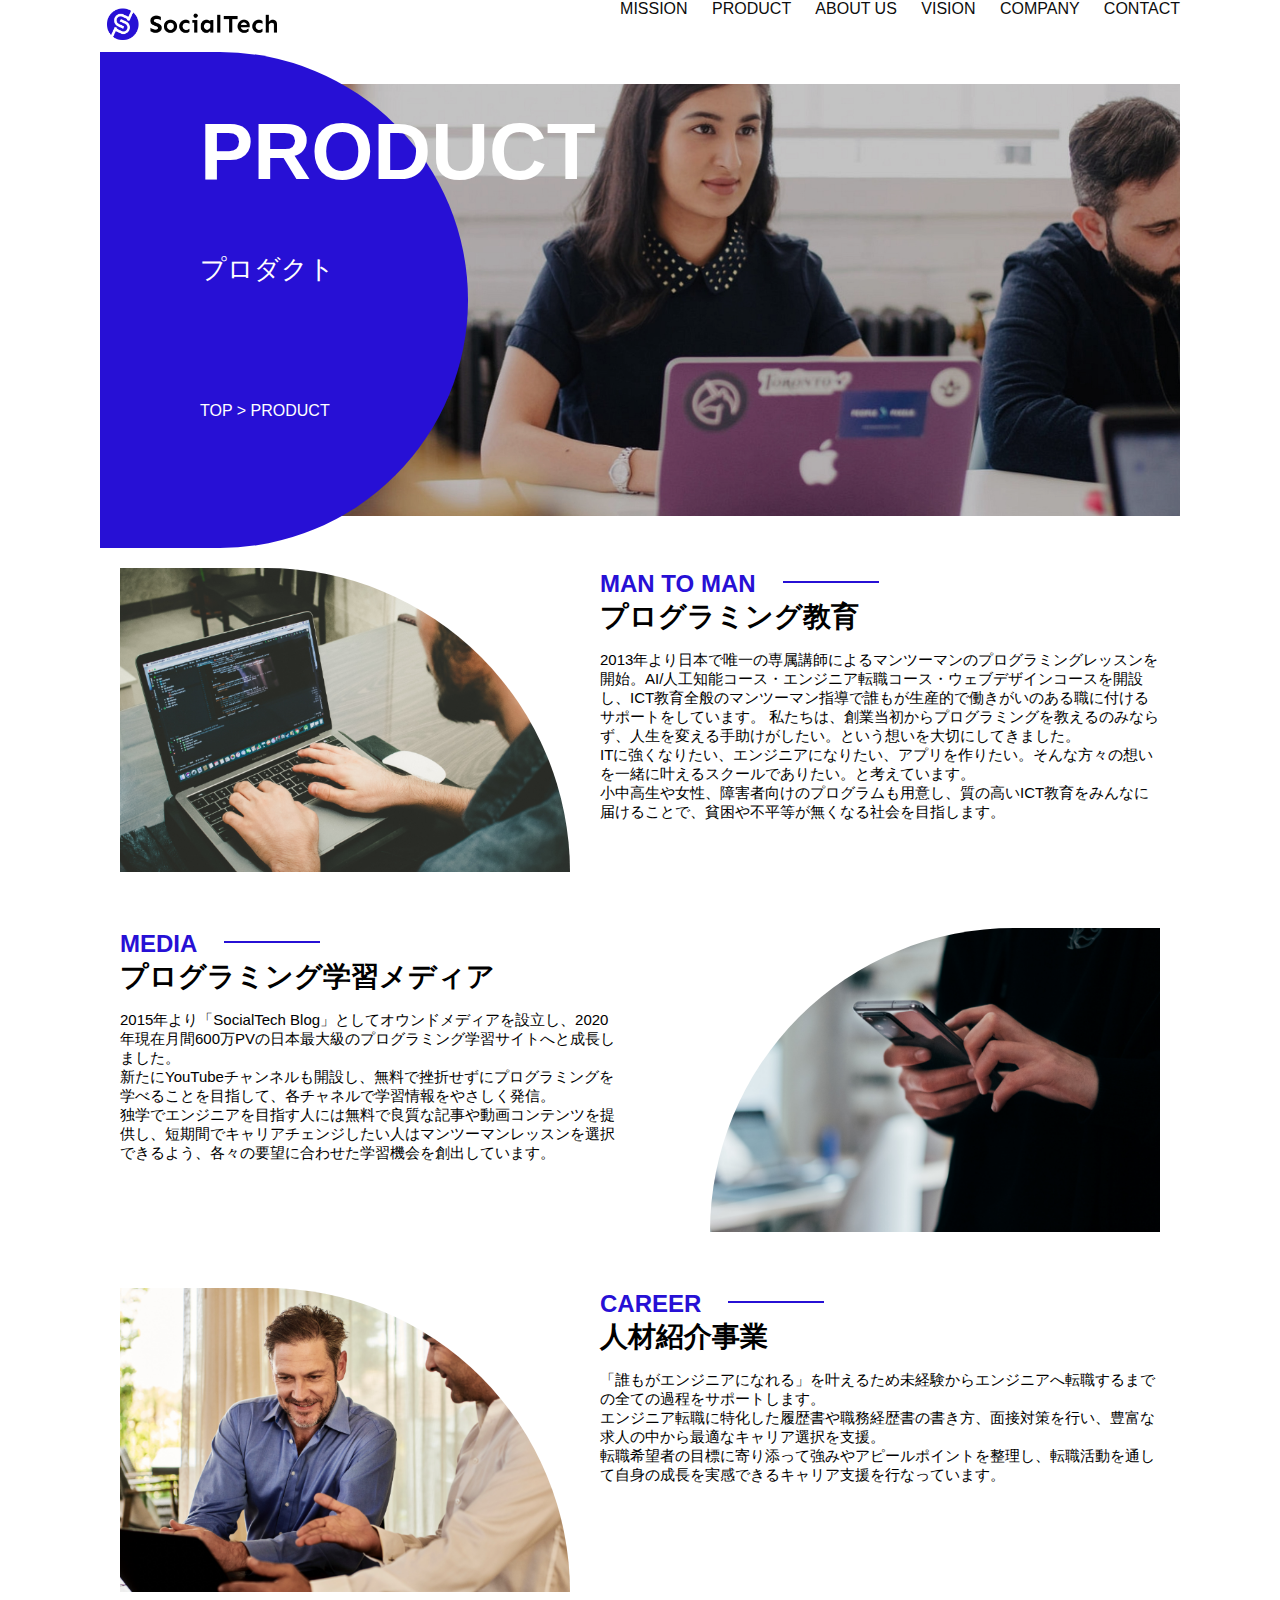
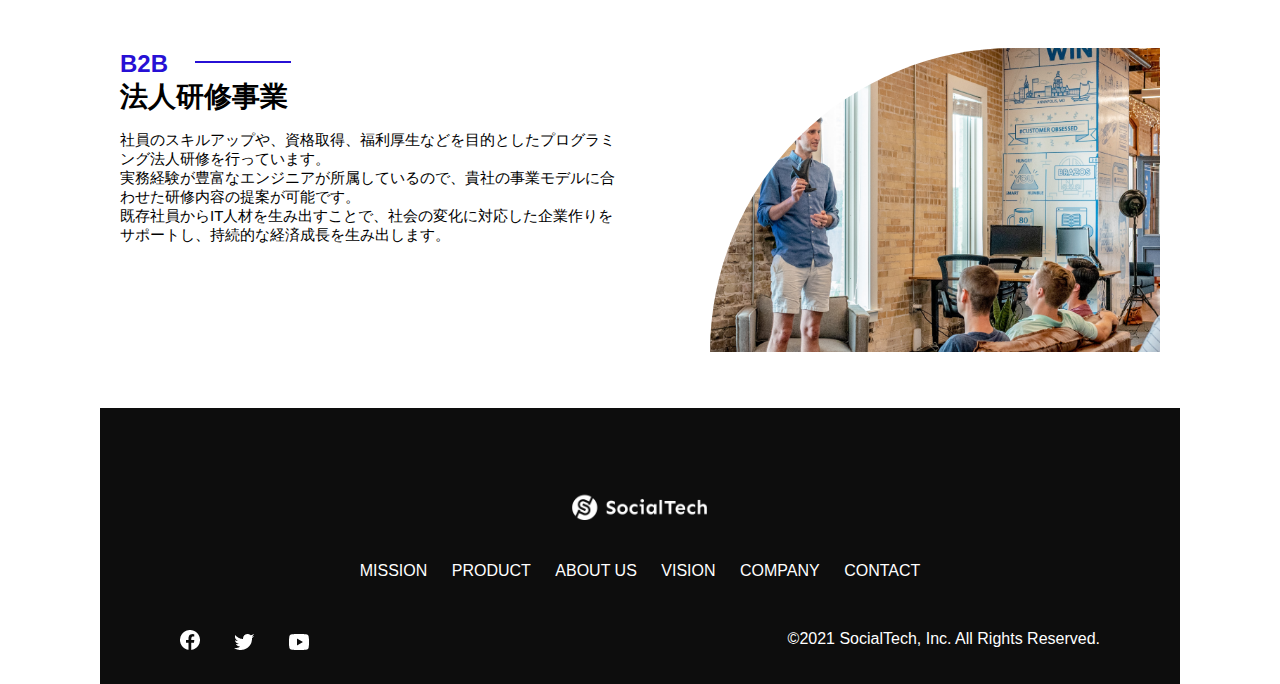
<file: kadai_tutorial_output/product.html>
<!DOCTYPE html>
<html>
  <head>
    <title>SocialTech -PRODUCT プロダクト</title>
    <meta charset="UTF-8">
    <meta name="description" content="SocialTechの4つのプロダクトを紹介します">
    <meta name="viewport" content="width=device-width, initial-scale=1.0">
    <link rel="stylesheet" href="style.css">
  </head>

  <body>
    <header>
      <a href="index.html" id="logo"><img src="images/logo.png" alt="トップページに戻る"></a>
      <!-- PC用メニュー -->
      <nav id="nav-pc">
        <a href="mission.html">MISSION</a>
        <a href="product.html">PRODUCT</a>
        <a href="index.html#aboutus">ABOUT US</a>
        <a href="index.html#vision">VISION</a>
        <a href="index.html#company">COMPANY</a>
        <a href="index.html#contact">CONTACT</a>
      </nav>
      <!-- スマホ用メニュー -->
      <img id="menu-sp" src="images/button-menu.png" alt="ナビゲーションを開く"
          onclick="document.getElementById('nav-sp').style.display='block'">
      <nav id="nav-sp">
        <img id="close" src="images/button-close.png" alt="ナビゲーションを閉じる"
            onclick="document.getElementById('nav-sp').style.display='none'">
        <a id="logp-sp" href="index.html" onclick="document.getElementById('nav-sp').style.display='none'">
            <img src="images/logo-sp.png" alt="トップページに戻る"></a>
        <a class="menu" href="mission.html" onclick="document.getElementById('nav-sp').style.display='none'">
            MISSION</a>
        <a class="menu" href="product.html" onclick="document.getElementById('nav-sp').style.display='none'">
            PRODUCT</a>
        <a class="menu" href="index.html#aboutus" onclick="document.getElementById('nav-sp').style.display='none'">
            ABOUT US</a>
        <a class="menu" href="index.html#vision" onclick="document.getElementById('nav-sp').style.display='none'">
            VISION</a>
        <a class="menu" href="index.html#company" onclick="document.getElementById('nav-sp').style.display='none'">
            COMPANY</a>
        <a class="menu" href="index.html#contact" onclick="document.getElementById('nav-sp').style.display='none'">
            CONTACT</a>
        <div id="sns">
          <a href="https://www.facebook.com/sejuku2013"><img src="images/button-facebook.png" alt="Facebookのリンク"></a>
          <a href="https://twitter.com/samuraijuku"><img src="images/button-twitter.png" alt="Twitterのリンク"></a>
          <a href="https://www.youtube.com/channel/UCCFOQO5aDK0xXam4cUQXT8g"><img src="images/button-youtube.png" alt="YouTubeのリンク"></a>
        </div>
      </nav>
    </header>
    <main>
      <article>
        <section id="product-main">
          <div id="product-title">
            <h1>PRODUCT</h1>
            <span>プロダクト</span>
            <div>TOP > PRODUCT</div>
          </div>
        </section>
        <section class="product-section1">
          <img src="images/product/product-mantoman.png" alt="PCでコードを書く男性">
          <div>
            <h2 class="product-h2">MAN TO MAN</h2>
            <h3 class="product-h3">プログラミング教育</h3>
            <p>
              2013年より日本で唯一の専属講師によるマンツーマンのプログラミングレッスンを開始。AI/人工知能コース・エンジニア転職コース・ウェブデザインコースを開設し、ICT教育全般のマンツーマン指導で誰もが生産的で働きがいのある職に付けるサポートをしています。
              私たちは、創業当初からプログラミングを教えるのみならず、人生を変える手助けがしたい。という想いを大切にしてきました。<br>ITに強くなりたい、エンジニアになりたい、アプリを作りたい。そんな方々の想いを一緒に叶えるスクールでありたい。と考えています。<br>小中高生や女性、障害者向けのプログラムも用意し、質の高いICT教育をみんなに届けることで、貧困や不平等が無くなる社会を目指します。
            </p>
          </div>
        </section>
        <section class="product-section2">
          <div>
            <h2 class="product-h2">MEDIA</h2>
            <h3 class="product-h3">プログラミング学習メディア</h3>
            <p>2015年より「SocialTech
              Blog」としてオウンドメディアを設立し、2020年現在月間600万PVの日本最大級のプログラミング学習サイトへと成長しました。<br>新たにYouTubeチャンネルも開設し、無料で挫折せずにプログラミングを学べることを目指して、各チャネルで学習情報をやさしく発信。<br>独学でエンジニアを目指す人には無料で良質な記事や動画コンテンツを提供し、短期間でキャリアチェンジしたい人はマンツーマンレッスンを選択できるよう、各々の要望に合わせた学習機会を創出しています。
            </p>
          </div>
          <img src="images/product/product-media.png" alt="スマートフォンを操作する人">
        </section>
        <section class="product-section1">
          <img src="images/product/product-career.png" alt="笑顔で話し合う2人の男性">
          <div>
            <h2 class="product-h2">CAREER</h2>
            <h3 class="product-h3">人材紹介事業</h3>
            <p>
              「誰もがエンジニアになれる」を叶えるため未経験からエンジニアへ転職するまでの全ての過程をサポートします。<br>エンジニア転職に特化した履歴書や職務経歴書の書き方、面接対策を行い、豊富な求人の中から最適なキャリア選択を支援。<br>転職希望者の目標に寄り添って強みやアピールポイントを整理し、転職活動を通して自身の成長を実感できるキャリア支援を行なっています。<br>
            </p>
          </div>
        </section>
        <section class="product-section2">
          <div>
            <h2 class="product-h2">B2B</h2>
            <h3 class="product-h3">法人研修事業</h3>
            <p>
              社員のスキルアップや、資格取得、福利厚生などを目的としたプログラミング法人研修を行っています。<br>実務経験が豊富なエンジニアが所属しているので、貴社の事業モデルに合わせた研修内容の提案が可能です。<br>既存社員からIT人材を生み出すことで、社会の変化に対応した企業作りをサポートし、持続的な経済成長を生み出します。
            </p>
          </div>
          <img src="images/product/product-b2b.png" alt="講演中の男性とそれを聴く人々">
        </section>
      </article>
      <footer>
        <div id="footer-logo">
          <img src="images/logo-sp.png" alt="SocialTech">
        </div>
        <div id="footer-link">
          <a href="mission.html">MISSION</a>
          <a href="product.html">PRODUCT</a>
          <a href="index.html#aboutus">ABOUT US</a>
          <a href="index.html#vision">VISION</a>
          <a href="index.html#company">COMPANY</a>
          <a href="index.html#contact">CONTACT</a>
        </div>
        <div id="sns-footer">
          <a href="https://www.facebook.com/sejuku2013"><img src="images/button-facebook.png" alt="Facebookのリンク"></a>
         <a href="https://twitter.com/samuraijuku"><img src="images/button-twitter.png" alt="Twitterのリンク"></a>
         <a href="https://www.youtube.com/channel/UCCFOQO5aDK0xXam4cUQXT8g"><img src="images/button-youtube.png" alt="YouTubeのリンク"></a>
         <span id="copyright">&copy;2021 SocialTech, Inc. All Rights Reserved.</span>
        </div>
      </footer>
    </main>
  </body>
</html>
</file>
<file: html_css_kadai_013/style.css>
/* PC、スマホ共通スタイル */
body {
  font-family: "Source Sans Pro", "Hiragino Kaku Gothic ProN", Meiryo, Arial,
    sans-serif;
}

p {
  font-size: 15px;
}

#main-visual>img {
  width: 100%;
}

/*================
PC用のスタイル 
=================*/
@media screen and (min-width: 768px) {
  /* 横幅設定 */
  body {
    max-width: 1080px;
    min-width: 960px;
    margin: 0 auto 0 auto;
  }

  /* ヘッダー */
  header {
    display: flex;
    justify-content: space-between;
  }

  /* ナビゲーションのレイアウト */
  #nav-pc {
    text-align: right;
    font-size: 14px;
    padding-top: 15px;
  }

  /* ナビゲーションのリンクの装飾設定 */
  #nav-pc>a {
    text-decoration: none;
    margin-left: 20px;
  }

  #nav-pc>a:link {
    color: #0d0d0d;
  }

  #nav-pc>a:visited {
    color: #0d0d0d;
  }

  #nav-pc>a:hover {
    color: #0d0d0d;
    text-decoration: underline;
  }

  #nav-pc>a:active {
    color: #0d0d0d;
  }

  #menu-sp{
    display: none;
  }

  #nav-sp{
    display: none;
  }
}

/*================
スマホ用のスタイル 
=================*/
@media screen and (max-width: 767px) {
  body{
    min-width: 375px;
    margin: 0;
  }

  #nav-pc{
    display: none;
  }

  #menu-sp{
    float: right;
    padding: 0;
  }

  #nav-sp{
    background-color: #ce933e;
    position: absolute;
    top: 0;
    left: 0;
    width: 100%;
    height: 100%;
    display: none;
    z-index: 100;
  }

  #close{
    position: absolute;
    top: 20px;
    right: 20px;
  }

  #logo-sp{
    margin: 80px 0 30px 20px;
  }

  #nav-sp > a{
    display: block;
  }

  #nav-sp > a:link{
    color: #ffffff;
  }
  #nav-sp > a:visited{
    color: #ffffff;
  }
  #nav-sp > a:hover{
    color: #ffffff;
    text-decoration: underline;
  }
  #nav-sp > a:active{
    color: #ffffff;
  }
  
  #nav-sp > .menu{
    text-decoration: none;
    display: block;
    margin: 0 20px;
    height: 44px;
    font-size: 16px;
    background-image: url("images/arrow.png");
    background-repeat: no-repeat;
    background-position: right top;
  }
}
</file>
<file: kadai_tutorial_output/style.css>
/* PC、スマホ共通スタイル */
body{
  font-family: "Source sans Pro", "Hiragino Kaku Gothic ProN", Meiryo, Arial, sans-serif;
}

p{
  font-size: 15px;
}

/* ==============
PC用スタイル
================= */
@media screen and (min-width: 768px){

  body{
    max-width: 1080px;
    min-width: 960;
    margin: 0 auto;
  }

  header{
    display: flex;
    justify-content: space-between;
  }

  #nav-pc > a{
    text-decoration: none;
    margin-left: 20px;
  }
  #nav-pc > a:link{
    color: #0d0d0d;
  }
  #nav-pc > a:visited{
    color: #0d0d0d;
  }
  #nav-pc > a:hover{
    color: #0d0d0d;
    text-decoration: underline;
  }
  #nav-pc > a:active{
    color: #0d0d0d;
  }

  #nav-sp, #menu-sp{
    display: none;
  }

  #main-visual{
    position: relative;
    height: 400px;
  }

  #main-message{
    position: absolute;
    top: 0;
    left: 0;
    background-color: #2710d5;
    color: #ffffff;
    border-radius: 0 0 476px 0;
    max-width: 620px;
    height: 100%;
    width: 100%;
    z-index: 11;
  }
  #main-message > h1{
    font-size: 60px;
    font-weight: bold;
    margin: 100px 0 0 50px;
  }
  #main-message > p{
    font-size: 28px;
    margin: 0 0 0 50px;
  }

  #main-visual > img{
    max-width: 620px;
    border-radius: 476px 0 0 0;
    position: absolute;
    top: 0;
    right: 0;
    z-index: 10;
  }

  h2{
    margin: 40px 0 0 0;
  }

  h2::after{
    content: url("images/line.png");
    margin-left: 27px;
  }

  h3{
    font-size: 27px;
  }

  #mission{
    margin: 80px auto;
    width: 100%;
  }

  #mission-flex{
    width: 100%;
    display: flex;
  }

  #mission-flex > div{
    width: 50%;
    margin: 20px;
  }

  #mission-photo{
    width: 100%;
  }

  #s2dgs{
    margin-top: 50px;
    width: 100%;
  }

  #product{
    background-color: #fafafa;
    margin: 80px 0;
    padding: 10px 40px 0 40px;
  }

  #product > div{
    margin-top: 40px;
    display: flex;
  }

  #product-left{
    width: 50%;
    margin-right: 20px;
  }

  #product-right{
    width: 50%;
    margin-left: 20px;
    margin-top: 80px;
  }

  #product-left > div{
    position: relative;
    height: 480px;
    margin-right: 20px;
  }
  #product-right > div{
    position: relative;
    height: 480px;
    margin-left: 20px;
  }

  .product-photo{
    width: 100%;
  }

  .product-explain{
    background-color: #ffffff;
    position: absolute;
    left: 0;
    top: 280px;
    margin: 0 40px;
    padding: 20px;
    box-shadow: 5px 5px 10px rgba(0, 0, 0, 0.05);
  }

  .product-explain > span{
    color: #2710d5;
    font-weight: bold;
    font-size: 16px;
    margin: 0;
  }

  .product-explain > h3{
    font-size: 20px;
    margin: 5px 0;
  }

  .product-explain > p{
    font-size: 14px;
    margin: 0;
  }

  #product-more{
    margin: 0 auto -42px auto;
  }

  #aboutus{
    margin: 80px auto;
  }

  #aboutus > div{
    display: flex;
  }

  .culture-img{
    width: 100%;
    align-self: flex-start;
  }

  .culture-img2{
    margin-top: 50px;
    width: 100%;
  }

  .culture-table{
    margin-right: 50px;
  }

  .culture-num{
    font-size: 80px;
    color: #2710d5;
    margin: 0 20px 0 0;
  }
  .culture-en{
    color: #2710d5;
    font-weight: bold;
    font-size: 24px;
    display: block;
  }

  .culture-jp{
    font-size: 28px;
    font-weight: bold;
  }

  .culture-description{
    margin: 0;
  }

  #vision{
    margin: 80px auto;
  }

  #vision > div{
    width: 100%;
    display: flex;
    justify-content: space-between;
    flex-wrap: wrap;
  }

  .vision-box{
    width: 300px;
    height: 300px;
    margin-bottom: 30px;
    position: relative;
  }

  .vision-box > img{
    width: 100%;
    height: auto;
    position: absolute;
    top: 0;
    left: 0;
    z-index: 30;
  }

  .vision-box > span{
    position: absolute;
    top: 0;
    left: 0;
    z-index: 31;
    margin-right: 20px;
  }

  .vision-box > span > h4{
    color: #2710d5;
    font-size: 19px;
    margin: 80px 0 0 0;
  }

  .vision-box > span > h4::first-letter{
    font-size: 40px;
  }

  .vision-box > span > h5{
    font-size: 20px;
    margin: 0;
  }

  .vision-box > span > p{
    margin: 10px 0 0 0;
  }

  #company{
    margin: 80px auto;
  }

  #company-table{
    width: 100%;
  }

  .tableheader{
    text-align: left;
    padding: 20px;
    border-bottom-color: #2710d5;
    border-bottom-width: 1px;
    border-bottom-style: solid;
    width: 100px;
  }

  .tableheader-first{
    text-align: left;
    padding: 20px;
    border-bottom-color: #2710d5;
    border-bottom-width: 1px;
    border-bottom-style: solid;
    border-top-color: #2710d5;
    border-top-width: 1px;
    border-top-style: solid;
    width: 100px;
  }

  .cell{
    padding: 30px;
    border-bottom-color: #ececec;
    border-bottom-width: 1px;
    border-bottom-style: solid;
  }

  .cell-first{
    padding: 30px;
    border-bottom-color: #ececec;
    border-bottom-width: 1px;
    border-bottom-style: solid;
    border-top-color: #ececec;
    border-top-width: 1px;
    border-top-style: solid;
  }

  #company > iframe{
    width: 100%;
    height: 368px;
    margin-top: 40px;
  }

  #contact{
    margin: 80px auto;
  }

  #contact > form > div{
    display: flex;
    flex-direction: row;
    flex-wrap: wrap;
    padding-bottom: 30px;
  }

  .contact-heading{
    width: 240px;
    align-self: center;
  }

  .contact-label{
    font-weight: bold;
  }

  .contact-span{
    color: #ce2222;
    margin: 0 0 0 20px;
    font-weight: bold;
  }

  .contact-textbox{
    border-top: 0;
    border-left: 0;
    border-right: 0;
    border-bottom-width: 1px;
    border-bottom-color: #707070;
    border-bottom-style: solid;
    background-color: #fafafa;
    width: 400px;
    height: 56px;
  }

  .contact-textarea{
    border-top: 0;
    border-left: 0;
    border-right: 0;
    border-bottom-width: 1px;
    border-bottom-color: #707070;
    border-bottom-style: solid;
    background-color: #fafafa;
    width: 400px;
    height: 200px;
  }

  details{
    width: 700px;
  }
  details > div{
    background-color: #fafafa;
    padding: 20px;
  }
  details > div > span{
    font-weight: bold;
  }

  footer{
    background-color: #0d0d0d;
    text-align: center;
    padding: 80px 80px 30px 80px;
  }

  #footer-logo{
    margin-bottom: 30px;
  }

  #footer-link{
    margin-bottom: 50px;
  }
  #footer-link > a{
    text-decoration: none;
    margin: 10px;
  }

  #footer-link > a:link{
    color: #ffffff;
  }
  #footer-link > a:visited{
    color: #ffffff;
  }
  #footer-link > a:hover{
    color: #ffffff;
    text-decoration: underline;
  }
  #footer-link > a:active{
    color: #ffffff;
  }

  #sns-footer{
    text-align: left;
    width: 100%;
  }
  #sns-footer > a{
    margin-right: 30px;
  }
  #copyright{
    color: #ffffff;
    float: right;
  }

  #mission-main{
    height: 496px;
    width: 100%;
    background-image: url("images/mission/mission-main.png");
    background-repeat: no-repeat;
    background-position-y: center;
  }

  #mission-title{
    background-color: #2710d5;
    width: 368px;
    color: #ffffff;
    height: 496px;
    border-radius: 0 248px 248px 0;
    position: relative;
  }

  #mission-title > h1{
    position: absolute;
    top: 0;
    left: 100px;
    font-size: 80px;
  }

  #mission-title > span{
    position: absolute;
    top: 200px;
    left: 100px;
    font-size: 26px;
  }

  #mission-title > div{
    position: absolute;
    top: 350px;
    left: 100px;
    font-size: 16px;
  }

  #mission-s2dgs{
    width: 100%;
    margin: 20px;
  }

  .mission-h2{
    color: #2710d5;
    font-size: 40px;
  }

  .mission-h2::after{
    content: none;
  }

  #mission-5goals{
    margin: 20px;
    display: flex;
  }

  #mission-5goals > div{
    flex-grow: 1;
    padding: 20px;
  }

  #mission-5goals > div > div{
    margin-bottom: 40px;
  }

  .fivegoals-image-right{
    float: right;
    margin: 20px;
  }

  .fivegoals-image-left{
    float: left;
    margin: 20px;
  }

  .fivegoals-number{
    color: #2710d5;
    font-size: 48px;
    margin: 0;
  }

  .fivegoals-h3{
    font-size: 28px;
    margin: 0;
  }

  .fivegoals-p{
    margin: 0;
  }

  #product-main{
    height: 496px;
    width: 100%;
    background-image: url("images/product/product-main.png");
    background-repeat: no-repeat;
    background-position-y: center;
  }
  
  #product-title{
    background-color: #2710d5;
    width: 368px;
    color: #ffffff;
    height: 496px;
    border-radius: 0 248px 248px 0;
    position: relative;
  }
  
  #product-title > h1{
    position: absolute;
    top: 0;
    left: 100px;
    font-size: 80px;
  }
  
  #product-title > span{
    position: absolute;
    top: 200px;
    left: 100px;
    font-size: 26px;
  }
  
  #product-title > div{
    position: absolute;
    top: 350px;
    left: 100px;
    font-size: 16px;
  }
  
  .product-section1 {
    position: relative;
    margin: 20px;
    height: 340px;
  }
  
  .product-section1 > img {
    position: absolute;
    top: 0;
    left: 0;
    width: 450px;
    margin: 0 40px 30px 0;
    border-radius: 0 432px 0 0;
  }
  
  .product-section1 > div {
    position: absolute;
    top: 0;
    left: 480px;
  }
  
  .product-section2 {
    position: relative;
    margin: 20px;
    height: 340px;
  }
  
  .product-section2 > img {
    position: absolute;
    top: 0;
    right: 0;
    width: 450px;
    margin: 0 0 30px 40px;
    border-radius: 432px 0 0 0;
  }
  
  .product-section2 > div {
    width: 500px;
    position: absolute;
    top: 0;
    left: 0;
  }
  
  .product-h2 {
    color: #2710d5;
    font-size: 24px;
    margin: 0;
  }
  
  .product-h3 {
    font-size: 28px;
    margin: 0;
  }
}

/* =================
スマホ用スタイル 
====================*/
@media screen and (max-width: 767px) {
  body{
    min-width: 375px;
    margin: 0;
  }

  #nav-pc{
    display: none;
  }

  #menu-sp{
    float: right;
    padding: 0;
  }

  #nav-sp{
    background-color: #2710d5;
    position: absolute;
    top: 0;
    left: 0;
    width: 100%;
    height: 100%;
    display: none;
    z-index: 100;
  }

  #close{
    position: absolute;
    top: 20px;
    right: 20px;
  }

  #logo-sp{
    margin: 80px 0 30px 20px;
  }

  #nav-sp > a{
    display: block;
  }

  #nav-sp > a:link{
    color: #ffffff;
  }
  #nav-sp > a:visited{
    color: #ffffff;
  }
  #nav-sp > a:hover{
    color: #ffffff;
    text-decoration: underline;
  }
  #nav-sp > a:active{
    color: #ffffff;
  }

  #nav-sp > .menu{
    text-decoration: none;
    display: block;
    margin: 0 20px;
    height: 44px;
    font-size: 16px;
    background-image: url("images/arrow.png");
    background-repeat: no-repeat;
    background-position: right top;
  }

  #sns{
    position: absolute;
    bottom: 20px;
    left: 20px;
  }

  #sns > a{
    margin-right: 30px;
  }

  #main-visual{
    position: relative;
    height: 470px;
    width: 100%;
    overflow: hidden;
  }

  #main-visual > div{
    position: absolute;
    top: 0;
    left: 0;
    background-color: #2710d5;
    color: white;
    border-radius: 0 0 476px 0;
    text-align: center;
    height: 280px;
    width: 100%;
    z-index: 11;
  }

  #main-visual > div > h1{
    font-size: 28px;
    margin: 90px 0 0 0;
  }

  #main-visual > div > p{
    margin: 0;
  }

  #main-visual > img{
    width: 100%;
    border-radius: 476px 0 0 0;
    z-index: 10;
    position: absolute;
    bottom: 0;
    right: 0;
  }

  h2::after{
    content: url("images/line.png");
    margin-left: 10px;
  }

  h3{
    font-size: 24px;
    margin: 10px 0 0 0;
  }

  #mission{
    margin: 20px;
  }

  #mission-photo{
    width: 100%;
  }

  #s2dgs{
    width: 100%;
  }

  #product{
    background-color: #fafafa;
    margin: 80px auto 0 auto;
    max-width: 980px;
    padding-top: 10px;
  }

  #product h2{
    margin-left: 20px;
  }

  #product-right,#product-left{
    margin-left: 20px;
    margin-right: 20px;
  }

  #product-left > div,
  #product-right > div{
    position: relative;
    height: 540px;
  }

  .product-explain{
    background-color: #ffffff;
    position: absolute;
    left: 0;
    bottom: 50px;
    padding: 20px;
    box-shadow: 5px 5px 10px rgba(0, 0, 0, 0.05);
  }

  .product-explain > span{
    color: #2710d5;
    font-weight: bold;
    font-size: 16px;
    margin: 0;
  }

  .product-explain > h3{
    margin: 10px 0;
  }

  .product-photo{
    width: 100%;
  }

  #product-more > img{
    margin: 0 0 -42px 20px;
  }

  #aboutus{
    margin: 80px 20px;
  }

  #aboutus > div{
    display: flex;
    flex-direction: column;
  }

  .culture-table{
    width: 100%;
    padding-right: 20px;
    order: 2;
  }

  .culture-img{
    width: 100%;
    order: 1;
  }

  .culture-img2{
    width: 100%;
  }

  .culture-num{
    font-size: 80px;
    color: #2710d5;
  }

  .culture-en{
    color: #2710d5;
    font-weight: bold;
    font-size: 24px;
    display: block;
  }

  .culture-jp{
    display: block;
  }

  .culture-description{
    margin: 0;
  }

  #vision{
    margin: 80px 20px;
  }

  .vision-box{
    width: 300px;
    height: 300px;
    margin-bottom: 30px;
    position: relative;
  }

  .vision-box > img{
    width: 100%;
    height: auto;
    position: absolute;
    top: 0;
    left: 0;
    z-index: 30;
  }

  .vision-box > span{
    position: absolute;
    top: 0;
    left: 0;
    z-index: 31;
    margin-right: 20px;
  }

  .vision-box > span > h4{
    color: #2710d5;
    font-size: 19px;
    margin: 60px 0 0 0;
  }

  .vision-box > span > h5{
    font-size: 20px;
    margin: 0;
  }

  .vision-box > span > p{
    margin: 10px 0 0 0;
  }

  #company{
    margin: 0 20px;
  }

  #company > h3{
    margin-bottom: 20px;
  }

  #company > table{
    width: 100%;
  }

  .tableheader-first{
    text-align: left;
    padding: 20px;
    border-bottom-color: #2710d5;
    border-bottom-width: 1px;
    border-bottom-style: solid;
    border-top-color: #2710d5;
    border-top-width: 1px;
    border-top-style: solid;
    width: 50px;
  }

  .tableheader{
    text-align: left;
    padding: 20px;
    border-bottom-color: #2710d5;
    border-bottom-width: 1px;
    border-bottom-style: solid;
    width: 50px;
  }

  .cell{
    padding: 20px;
    border-bottom-color: #ececec;
    border-bottom-width: 1px;
    border-bottom-style: solid;
  }

  .cell-first{
    padding: 20px;
    border-bottom-color: #ececec;
    border-bottom-width: 1px;
    border-bottom-style: solid;
    border-top-color: #ececec;
    border-top-width: 1px;
    border-top-style: solid;
  }

  #company > iframe{
    width: 100%;
    height: 240px;
    margin: 40px 0 0 0;
  }

  #contact{
    margin: 80px 20px;
  }

  #contact > h3{
    margin-bottom: 20px;
  }

  #contact > form > div{
    margin-bottom: 20px;
  }

  .contact-heading{
    margin-bottom: 20px;
  }

  .contact-label{
    font-weight: bold;
  }

  .contact-span{
    color: #ce2222;
    margin: 0 0 0 20px;
    font-weight: bold;
  }

  .contact-textbox{
    height: 56px;
    border-top: 0;
    border-left: 0;
    border-right: 0;
    background-color: #fafafa;
    border-bottom-color: #707070;
    border-bottom-width: 1px;
    border-style: solid;
    min-width: 300px;
    width: 100%;
  }

  .contact-textarea{
    height: 150px;
    border-top: 0;
    border-left: 0;
    border-right: 0;
    background-color: #fafafa;
    width: 100%;
  }

  .radiobutton{
    margin-bottom: 20px;
  }

  .radiobutton + label::after{
    content: "\A";
    white-space: pre;
  }

  footer{
    background-color: #0d0d0d;
    padding: 30px 20px 50px 20px;
  }

  #footer-logo{
    margin-bottom: 30px;
  }

  #footer-link{
    margin-bottom: 50px;
  }
  #footer-link > a{
    text-decoration: none;
    margin: 0 20px 30px 0;
    display: block;
    background-image: url("images/arrow.png");
    background-repeat: no-repeat;
    background-position: right top;
  }
  #footer-link > a:link{
    color: #ffffff;
  }
  #footer-link > a:visited{
    color: #ffffff;
  }
  #footer-link > a:hover{
    color: #ffffff;
    text-decoration: underline;
  }
  #footer-link > a:active{
    color: #ffffff;
  }

  #sns-footer > a{
    margin-right: 30px;
  }

  #copyright{
    font-size: 12px;
    display: block;
    margin-top: 30px;
    color: #ffffff;
  }

  #mission-main{
    height: 256px;
    width: 100%;
    background-image: url("images/mission/mission-main.png");
    background-repeat: no-repeat;
    background-position-y: center;
    background-size: auto 208px;
  }

  #mission-title{
    background-color: #2710d5;
    width: 136px;
    color: #ffffff;
    height: 256px;
    border-radius: 0 248px 248px 0;
    position: relative;
  }

  #mission-title > h1{
    position: absolute;
    top: 0;
    left: 20px;
    font-size: 40px;
  }

  #mission-title > span{
    position: absolute;
    top: 110px;
    left: 20px;
    font-size: 18px;
  }

  #mission-title > div{
    position: absolute;
    top: 180px;
    left: 20px;
    font-size: 13px;
  }

  #mission-s2dgs{
    margin: 20px;
  }

  .mission-h2{
    color: #2710d5;
    font-size: 38px;
  }

  .mission-h2::after{
    content: none;
  }

  #mission-s2dgs > img{
    width: 100%;
  }

  #mission-5goals{
    margin: 20px;
  }

  #mission-5goals > div > div{
    margin-bottom: 40px;
  }

  #s2dgs-image{
    width: 100%;
  }

  .fivegoals-image-right{
    margin: 20px auto;
    display: block;
  }

  .fivegoals-image-left{
    margin: 20px auto;
    display: block;
  }

  .fivegoals-number{
    color: #2710d5;
    font-size: 48px;
    margin: 0;
  }

  .fivegoals-h3{
    font-size: 28px;
    margin: 0;
  }

  .fivegoals-p{
    margin: 0;
  }

  #product-main {
    height: 256px;
    width: 100%;
    background-image: url("images/product/product-main.png");
    background-repeat: no-repeat;
    background-position-y: center;
    background-size: auto 208px;
  }

  #product-title {
    background-color: #2710d5;
    width: 136px;
    color: #ffffff;
    height: 256px;
    border-radius: 0 248px 248px 0;
    position: relative;
  }

  #product-title > h1 {
    position: absolute;
    top: 0;
    left: 20px;
    font-size: 40px;
  }

  #product-title > span {
    position: absolute;
    top: 110px;
    left: 20px;
    font-size: 18px;
  }
  
  #product-title > div {
    position: absolute;
    top: 180px;
    left: 20px;
    font-size: 13px;
  }

  .product-section1{
    margin: 20px;
  }

  .product-section1 > img{
    width: 100%;
    border-radius: 0 300px 0 0;
  }

  .product-section2{
    margin: 20px;
    display: flex;
    flex-direction: column;
  }

  .product-section2 > img{
    order: 1;
    width: 100%;
    border-radius: 300px 0 0 0;
  }

  .product-section2 > div{
    order: 2;
  }

  .product-h2{
    color: #2710d5;
    font-size: 24px;
    margin: 0;
  }

  .product-h3{
    font-size: 28px;
    margin: 0;
  }
}
</file>
<file: socialtech-kadai-012/style.css>
/* PC、スマホ共通スタイル */
body {
  font-family: "Source Sans Pro", "Hiragino Kaku Gothic ProN", Meiryo, Arial,
    sans-serif;
}

p {
  font-size: 15px;
}

/*================
PC用のスタイル 
=================*/
/* 横幅設定 */
body {
  max-width: 1080px;
  min-width: 960px;
  margin: 0 auto 0 auto;
}

/* ヘッダー */
header {
  display: flex;
  justify-content: space-between;
}

/* ナビゲーションのレイアウト */
#nav-pc {
  text-align: right;
  font-size: 14px;
  padding-top: 15px;
}

/* ナビゲーションのリンクの装飾設定 */
#nav-pc>a {
  text-decoration: none;
  margin-left: 20px;
}

#nav-pc>a:link {
  color: #0d0d0d;
}

#nav-pc>a:visited {
  color: #0d0d0d;
}

#nav-pc>a:hover {
  color: #0d0d0d;
  text-decoration: underline;
}

#nav-pc>a:active {
  color: #0d0d0d;
}

/* メインビジュアル*/
#main-visual {
  position: relative;
  height: 400px;
}

#main-message {
  position: absolute;
  top: 0;
  left: 0;
  background-color: #2710d5;
  color: #ffffff;
  border-radius: 0 0 476px 0;
  max-width: 620px;
  height: 100%;
  width: 100%;
  z-index: 11;
}

#main-message>h1 {
  font-size: 60px;
  font-weight: bold;
  margin: 100px 0 0 50px;
}

#main-message>p {
  font-size: 28px;
  margin: 0 0 0 50px;
}

#main-visual>img {
  max-width: 620px;
  border-radius: 476px 0 0 0;
  position: absolute;
  top: 0;
  right: 0;
  z-index: 10;
}

/* 見出し */
h2 {
  margin: 40px 0 0 0;
}

h2::after {
  content: url("images/line.png");
  margin-left: 10px;
}

h3 {
  font-size: 27px;
}

/* ミッション */
#mission {
  margin: 80px auto 80px auto;
  width: 100%;
}

#mission-flex {
  width: 100%;
  display: flex;
}

#mission-flex>div {
  width: 50%;
  margin: 20px;
}

#mission-photo {
  width: 100%;
}

#s2dgs {
  margin-top: 50px;
}

/* プロダクト */
#product {
  background-color: #fafafa;
  width: 100%;
  margin: 80px 0 80px 0;
  padding: 10px 40px 0px 40px;
}

/* 外枠 */
#product>div {
  margin-top: 40px;
  display: flex;
}

/* 左のカラム */
#product-left {
  width: 50%;
  margin-right: 20px;
}

/* 右のカラム */
#product-right {
  width: 50%;
  margin-left: 20px;
  margin-top: 80px;
}

/* 画像＋説明の枠 */
#product-left>div {
  position: relative;
  height: 480px;
  margin-right: 20px;
}

#product-right>div {
  position: relative;
  height: 480px;
  margin-left: 20px;
}

/* 画像 */
.product-photo {
  width: 100%;
}

/* 説明文の枠 */
.product-explain {
  background-color: #ffffff;
  position: absolute;
  left: 0;
  top: 280px;
  margin: 0 40px 0 40px;
  padding: 20px;
  box-shadow: 5px 5px 10px rgba(0, 0, 0, 0.05);
}

/* 説明文の英語 */
.product-explain>span {
  color: #2710d5;
  font-weight: bold;
  font-size: 16px;
  margin: 0;
}

/* 説明文の見出し */
.product-explain>h3 {
  margin: 5px 0 5px 0;
}

/* 説明文 */
.product-explain>p {
  margin: 0;
}

/* 「もっとみる」ボタン */
#product-more {
  margin: 0 auto -42px auto;
}

/* ABOUT US */
#aboutus {
  margin: 80px auto 80px auto;
}

/* 3つの組織文化と画像を入れる枠 */
#aboutus>div {
  display: flex;
}

/* 画像 */
.culture-img {
  width: 100%;
  align-self: flex-start;
}

.culture-img2 {
  margin-top: 50px;
  width: 100%;
}

/* 3つの組織文化の表 */
.culture-table {
  max-width: 500px;
  margin-right: 50px;
}

/* 番号 */
.culture-num {
  font-size: 80px;
  color: #2710d5;
  margin: 0 20px 0 0;
}

/* 組織文化英語 */
.culture-en {
  color: #2710d5;
  font-weight: bold;
  font-size: 24px;
  display: block;
}

/* 組織文化日本語 */
.culture-jp {
  font-size: 28px;
  font-weight: bold;
}

/* 説明文 */
.culture-description {
  margin: 0;
}

/* ビジョン */
#vision {
  margin: 80px auto 80px auto;
}

/* セクション内の外枠 */
#vision>div {
  width: 100%;
  display: flex;
  justify-content: space-between;
  flex-wrap: wrap;
}

/* 7つの行動指針の枠 */
.vision-box {
  width: 300px;
  height: 300px;
  margin-bottom: 30px;
  position: relative;
}

.vision-box>img {
  width: 100%;
  height: auto;
  position: absolute;
  top: 0;
  left: 0;
  z-index: 30;
}

.vision-box>span {
  position: absolute;
  top: 0;
  left: 0;
  z-index: 31;
  margin-right: 20px;
}

.vision-box>span>h4 {
  color: #2710d5;
  font-size: 19px;
  margin: 80px 0 0 0;
}

.vision-box>span>h4::first-letter {
  font-size: 40px;
}

.vision-box>span>h5 {
  font-size: 20px;
  margin: 0 0 0 0;
}

.vision-box>span>p {
  margin: 10px 0 0 0;
}

/* 会社概要 */
#company {
  margin: 80px auto 80px auto;
}

#company-table {
  width: 100%;
}

.tableheader {
  text-align: left;
  padding: 20px;
  border-bottom-color: #2710d5;
  border-bottom-width: 1px;
  border-bottom-style: solid;
  width: 100px;
}

.tableheader-first {
  text-align: left;
  padding: 20px;
  border-bottom-color: #2710d5;
  border-bottom-width: 1px;
  border-bottom-style: solid;
  border-top-color: #2710d5;
  border-top-width: 1px;
  border-top-style: solid;
  width: 100px;
}

.cell {
  padding: 30px;
  border-bottom-color: #ececec;
  border-bottom-width: 1px;
  border-bottom-style: solid;
}

.cell-first {
  padding: 30px;
  border-bottom-color: #ececec;
  border-bottom-width: 1px;
  border-bottom-style: solid;
  border-top-color: #ececec;
  border-top-width: 1px;
  border-top-style: solid;
}

#company>iframe {
  width: 100%;
  height: 368px;
  margin-top: 40px;
}

/* お問い合わせ */
#contact {
  margin: 80px auto 80px auto;
}

/* 外枠 */
#contact>form>div {
  display: flex;
  flex-direction: row;
  flex-wrap: wrap;
  padding-bottom: 30px;
}

/* 左列の見出し */
.contact-heading {
  width: 240px;
  align-self: center;
}

/* 見出しのラベル */
.contact-label {
  font-weight: bold;
}

/* 必須 */
.contact-span {
  color: #ce2222;
  margin: 0 0 0 20px;
  font-weight: bold;
}

/* テキストボックス */
.contact-textbox {
  border-top: 0;
  border-left: 0;
  border-right: 0;
  border-bottom-width: 1px;
  border-bottom-color: #707070;
  border-bottom-style: solid;
  background-color: #fafafa;
  width: 400px;
  height: 56px;
}

/* お問い合わせ内容のテキストエリア */
.contact-textarea {
  border-top: 0;
  border-left: 0;
  border-right: 0;
  border-bottom-width: 1px;
  border-bottom-color: #707070;
  border-bottom-style: solid;
  background-color: #fafafa;
  width: 400px;
  height: 200px;
}

/* 個人情報の取り扱い */
details {
  width: 700px;
}

details>div {
  background-color: #fafafa;
  padding: 20px;
}

details>div>span {
  font-weight: bold;
}

/* フッター */
footer {
  background-color: #0d0d0d;
  text-align: center;
  padding: 80px 80px 30px 80px;
}

#footer-logo {
  margin-bottom: 30px;
}

#footer-link {
  margin-bottom: 50px;
}
#footer-link > a {
  text-decoration: none;
  margin: 10px;
}
#footer-link > a:link {
  color: #ffffff;
}
#footer-link > a:visited {
  color: #ffffff;
}
#footer-link > a:hover {
  color: #ffffff;
  text-decoration: underline;
}
#footer-link > a:active {
  color: #ffffff;
}

#sns-footer {
  text-align: left;
  width: 100%;
}

#sns-footer > a {
  margin-right: 30px;
}

#copyright {
  color: #ffffff;
  float: right;
}

#cases{
  margin: 40px 0;
  width: 100%;
}

ul{
  display: flex;
  list-style: none;
}

li{
  width: 33%;
  margin: 20px;
}

.case-card{
  background-color: #ffffff;
  min-height: 400px;
  box-shadow: 5px 5px 15px rgba(0, 0, 0, 0.2);
}

.case-img{
  width: 100%;
}

.case-info{
  padding: 10px 20px;
}

.case-name{
  color: #2710d5;
  font-size: 19px;
}

.case-content{
  font-size: 14px;
}
</file>
<file: kadai_tutorial_output/socialtech/style.css>
/* PC、スマホ共通スタイル */
body{
  font-family: "Source sans Pro", "Hiragino Kaku Gothic ProN", Meiryo, Arial, sans-serif;
}

p{
  font-size: 15px;
}

/* ==============
PC用スタイル
================= */
@media screen and (min-width: 768px){

  body{
    max-width: 1080px;
    min-width: 960;
    margin: 0 auto;
  }

  header{
    display: flex;
    justify-content: space-between;
  }

  #nav-pc > a{
    text-decoration: none;
    margin-left: 20px;
  }
  #nav-pc > a:link{
    color: #0d0d0d;
  }
  #nav-pc > a:visited{
    color: #0d0d0d;
  }
  #nav-pc > a:hover{
    color: #0d0d0d;
    text-decoration: underline;
  }
  #nav-pc > a:active{
    color: #0d0d0d;
  }

  #nav-sp, #menu-sp{
    display: none;
  }

  #main-visual{
    position: relative;
    height: 400px;
  }

  #main-message{
    position: absolute;
    top: 0;
    left: 0;
    background-color: #2710d5;
    color: #ffffff;
    border-radius: 0 0 476px 0;
    max-width: 620px;
    height: 100%;
    width: 100%;
    z-index: 11;
  }
  #main-message > h1{
    font-size: 60px;
    font-weight: bold;
    margin: 100px 0 0 50px;
  }
  #main-message > p{
    font-size: 28px;
    margin: 0 0 0 50px;
  }

  #main-visual > img{
    max-width: 620px;
    border-radius: 476px 0 0 0;
    position: absolute;
    top: 0;
    right: 0;
    z-index: 10;
  }

  h2{
    margin: 40px 0 0 0;
  }

  h2::after{
    content: url("images/line.png");
    margin-left: 27px;
  }

  h3{
    font-size: 27px;
  }

  #mission{
    margin: 80px auto;
    width: 100%;
  }

  #mission-flex{
    width: 100%;
    display: flex;
  }

  #mission-flex > div{
    width: 50%;
    margin: 20px;
  }

  #mission-photo{
    width: 100%;
  }

  #s2dgs{
    margin-top: 50px;
    width: 100%;
  }

  #product{
    background-color: #fafafa;
    margin: 80px 0;
    padding: 10px 40px 0 40px;
  }

  #product > div{
    margin-top: 40px;
    display: flex;
  }

  #product-left{
    width: 50%;
    margin-right: 20px;
  }

  #product-right{
    width: 50%;
    margin-left: 20px;
    margin-top: 80px;
  }

  #product-left > div{
    position: relative;
    height: 480px;
    margin-right: 20px;
  }
  #product-right > div{
    position: relative;
    height: 480px;
    margin-left: 20px;
  }

  .product-photo{
    width: 100%;
  }

  .product-explain{
    background-color: #ffffff;
    position: absolute;
    left: 0;
    top: 280px;
    margin: 0 40px;
    padding: 20px;
    box-shadow: 5px 5px 10px rgba(0, 0, 0, 0.05);
  }

  .product-explain > span{
    color: #2710d5;
    font-weight: bold;
    font-size: 16px;
    margin: 0;
  }

  .product-explain > h3{
    font-size: 20px;
    margin: 5px 0;
  }

  .product-explain > p{
    font-size: 14px;
    margin: 0;
  }

  #product-more{
    margin: 0 auto -42px auto;
  }

  #aboutus{
    margin: 80px auto;
  }

  #aboutus > div{
    display: flex;
  }

  .culture-img{
    width: 100%;
    align-self: flex-start;
  }

  .culture-img2{
    margin-top: 50px;
    width: 100%;
  }

  .culture-table{
    margin-right: 50px;
  }

  .culture-num{
    font-size: 80px;
    color: #2710d5;
    margin: 0 20px 0 0;
  }
  .culture-en{
    color: #2710d5;
    font-weight: bold;
    font-size: 24px;
    display: block;
  }

  .culture-jp{
    font-size: 28px;
    font-weight: bold;
  }

  .culture-description{
    margin: 0;
  }

  #vision{
    margin: 80px auto;
  }

  #vision > div{
    width: 100%;
    display: flex;
    justify-content: space-between;
    flex-wrap: wrap;
  }

  .vision-box{
    width: 300px;
    height: 300px;
    margin-bottom: 30px;
    position: relative;
  }

  .vision-box > img{
    width: 100%;
    height: auto;
    position: absolute;
    top: 0;
    left: 0;
    z-index: 30;
  }

  .vision-box > span{
    position: absolute;
    top: 0;
    left: 0;
    z-index: 31;
    margin-right: 20px;
  }

  .vision-box > span > h4{
    color: #2710d5;
    font-size: 19px;
    margin: 80px 0 0 0;
  }

  .vision-box > span > h4::first-letter{
    font-size: 40px;
  }

  .vision-box > span > h5{
    font-size: 20px;
    margin: 0;
  }

  .vision-box > span > p{
    margin: 10px 0 0 0;
  }

  #company{
    margin: 80px auto;
  }

  #company-table{
    width: 100%;
  }

  .tableheader{
    text-align: left;
    padding: 20px;
    border-bottom-color: #2710d5;
    border-bottom-width: 1px;
    border-bottom-style: solid;
    width: 100px;
  }

  .tableheader-first{
    text-align: left;
    padding: 20px;
    border-bottom-color: #2710d5;
    border-bottom-width: 1px;
    border-bottom-style: solid;
    border-top-color: #2710d5;
    border-top-width: 1px;
    border-top-style: solid;
    width: 100px;
  }

  .cell{
    padding: 30px;
    border-bottom-color: #ececec;
    border-bottom-width: 1px;
    border-bottom-style: solid;
  }

  .cell-first{
    padding: 30px;
    border-bottom-color: #ececec;
    border-bottom-width: 1px;
    border-bottom-style: solid;
    border-top-color: #ececec;
    border-top-width: 1px;
    border-top-style: solid;
  }

  #company > iframe{
    width: 100%;
    height: 368px;
    margin-top: 40px;
  }

  #contact{
    margin: 80px auto;
  }

  #contact > form > div{
    display: flex;
    flex-direction: row;
    flex-wrap: wrap;
    padding-bottom: 30px;
  }

  .contact-heading{
    width: 240px;
    align-self: center;
  }

  .contact-label{
    font-weight: bold;
  }

  .contact-span{
    color: #ce2222;
    margin: 0 0 0 20px;
    font-weight: bold;
  }

  .contact-textbox{
    border-top: 0;
    border-left: 0;
    border-right: 0;
    border-bottom-width: 1px;
    border-bottom-color: #707070;
    border-bottom-style: solid;
    background-color: #fafafa;
    width: 400px;
    height: 56px;
  }

  .contact-textarea{
    border-top: 0;
    border-left: 0;
    border-right: 0;
    border-bottom-width: 1px;
    border-bottom-color: #707070;
    border-bottom-style: solid;
    background-color: #fafafa;
    width: 400px;
    height: 200px;
  }

  details{
    width: 700px;
  }
  details > div{
    background-color: #fafafa;
    padding: 20px;
  }
  details > div > span{
    font-weight: bold;
  }

  footer{
    background-color: #0d0d0d;
    text-align: center;
    padding: 80px 80px 30px 80px;
  }

  #footer-logo{
    margin-bottom: 30px;
  }

  #footer-link{
    margin-bottom: 50px;
  }
  #footer-link > a{
    text-decoration: none;
    margin: 10px;
  }

  #footer-link > a:link{
    color: #ffffff;
  }
  #footer-link > a:visited{
    color: #ffffff;
  }
  #footer-link > a:hover{
    color: #ffffff;
    text-decoration: underline;
  }
  #footer-link > a:active{
    color: #ffffff;
  }

  #sns-footer{
    text-align: left;
    width: 100%;
  }
  #sns-footer > a{
    margin-right: 30px;
  }
  #copyright{
    color: #ffffff;
    float: right;
  }

  #mission-main{
    height: 496px;
    width: 100%;
    background-image: url("images/mission/mission-main.png");
    background-repeat: no-repeat;
    background-position-y: center;
  }

  #mission-title{
    background-color: #2710d5;
    width: 368px;
    color: #ffffff;
    height: 496px;
    border-radius: 0 248px 248px 0;
    position: relative;
  }

  #mission-title > h1{
    position: absolute;
    top: 0;
    left: 100px;
    font-size: 80px;
  }

  #mission-title > span{
    position: absolute;
    top: 200px;
    left: 100px;
    font-size: 26px;
  }

  #mission-title > div{
    position: absolute;
    top: 350px;
    left: 100px;
    font-size: 16px;
  }

  #mission-s2dgs{
    width: 100%;
    margin: 20px;
  }

  .mission-h2{
    color: #2710d5;
    font-size: 40px;
  }

  .mission-h2::after{
    content: none;
  }

  #mission-5goals{
    margin: 20px;
    display: flex;
  }

  #mission-5goals > div{
    flex-grow: 1;
    padding: 20px;
  }

  #mission-5goals > div > div{
    margin-bottom: 40px;
  }

  .fivegoals-image-right{
    float: right;
    margin: 20px;
  }

  .fivegoals-image-left{
    float: left;
    margin: 20px;
  }

  .fivegoals-number{
    color: #2710d5;
    font-size: 48px;
    margin: 0;
  }

  .fivegoals-h3{
    font-size: 28px;
    margin: 0;
  }

  .fivegoals-p{
    margin: 0;
  }

  #product-main{
    height: 496px;
    width: 100%;
    background-image: url("images/product/product-main.png");
    background-repeat: no-repeat;
    background-position-y: center;
  }
  
  #product-title{
    background-color: #2710d5;
    width: 368px;
    color: #ffffff;
    height: 496px;
    border-radius: 0 248px 248px 0;
    position: relative;
  }
  
  #product-title > h1{
    position: absolute;
    top: 0;
    left: 100px;
    font-size: 80px;
  }
  
  #product-title > span{
    position: absolute;
    top: 200px;
    left: 100px;
    font-size: 26px;
  }
  
  #product-title > div{
    position: absolute;
    top: 350px;
    left: 100px;
    font-size: 16px;
  }
  
  .product-section1 {
    position: relative;
    margin: 20px;
    height: 340px;
  }
  
  .product-section1 > img {
    position: absolute;
    top: 0;
    left: 0;
    width: 450px;
    margin: 0 40px 30px 0;
    border-radius: 0 432px 0 0;
  }
  
  .product-section1 > div {
    position: absolute;
    top: 0;
    left: 480px;
  }
  
  .product-section2 {
    position: relative;
    margin: 20px;
    height: 340px;
  }
  
  .product-section2 > img {
    position: absolute;
    top: 0;
    right: 0;
    width: 450px;
    margin: 0 0 30px 40px;
    border-radius: 432px 0 0 0;
  }
  
  .product-section2 > div {
    width: 500px;
    position: absolute;
    top: 0;
    left: 0;
  }
  
  .product-h2 {
    color: #2710d5;
    font-size: 24px;
    margin: 0;
  }
  
  .product-h3 {
    font-size: 28px;
    margin: 0;
  }
}

/* =================
スマホ用スタイル 
====================*/
@media screen and (max-width: 767px) {
  body{
    min-width: 375px;
    margin: 0;
  }

  #nav-pc{
    display: none;
  }

  #menu-sp{
    float: right;
    padding: 0;
  }

  #nav-sp{
    background-color: #2710d5;
    position: absolute;
    top: 0;
    left: 0;
    width: 100%;
    height: 100%;
    display: none;
    z-index: 100;
  }

  #close{
    position: absolute;
    top: 20px;
    right: 20px;
  }

  #logo-sp{
    margin: 80px 0 30px 20px;
  }

  #nav-sp > a{
    display: block;
  }

  #nav-sp > a:link{
    color: #ffffff;
  }
  #nav-sp > a:visited{
    color: #ffffff;
  }
  #nav-sp > a:hover{
    color: #ffffff;
    text-decoration: underline;
  }
  #nav-sp > a:active{
    color: #ffffff;
  }

  #nav-sp > .menu{
    text-decoration: none;
    display: block;
    margin: 0 20px;
    height: 44px;
    font-size: 16px;
    background-image: url("images/arrow.png");
    background-repeat: no-repeat;
    background-position: right top;
  }

  #sns{
    position: absolute;
    bottom: 20px;
    left: 20px;
  }

  #sns > a{
    margin-right: 30px;
  }

  #main-visual{
    position: relative;
    height: 470px;
    width: 100%;
    overflow: hidden;
  }

  #main-visual > div{
    position: absolute;
    top: 0;
    left: 0;
    background-color: #2710d5;
    color: white;
    border-radius: 0 0 476px 0;
    text-align: center;
    height: 280px;
    width: 100%;
    z-index: 11;
  }

  #main-visual > div > h1{
    font-size: 28px;
    margin: 90px 0 0 0;
  }

  #main-visual > div > p{
    margin: 0;
  }

  #main-visual > img{
    width: 100%;
    border-radius: 476px 0 0 0;
    z-index: 10;
    position: absolute;
    bottom: 0;
    right: 0;
  }

  h2::after{
    content: url("images/line.png");
    margin-left: 10px;
  }

  h3{
    font-size: 24px;
    margin: 10px 0 0 0;
  }

  #mission{
    margin: 20px;
  }

  #mission-photo{
    width: 100%;
  }

  #s2dgs{
    width: 100%;
  }

  #product{
    background-color: #fafafa;
    margin: 80px auto 0 auto;
    max-width: 980px;
    padding-top: 10px;
  }

  #product h2{
    margin-left: 20px;
  }

  #product-right,#product-left{
    margin-left: 20px;
    margin-right: 20px;
  }

  #product-left > div,
  #product-right > div{
    position: relative;
    height: 540px;
  }

  .product-explain{
    background-color: #ffffff;
    position: absolute;
    left: 0;
    bottom: 50px;
    padding: 20px;
    box-shadow: 5px 5px 10px rgba(0, 0, 0, 0.05);
  }

  .product-explain > span{
    color: #2710d5;
    font-weight: bold;
    font-size: 16px;
    margin: 0;
  }

  .product-explain > h3{
    margin: 10px 0;
  }

  .product-photo{
    width: 100%;
  }

  #product-more > img{
    margin: 0 0 -42px 20px;
  }

  #aboutus{
    margin: 80px 20px;
  }

  #aboutus > div{
    display: flex;
    flex-direction: column;
  }

  .culture-table{
    width: 100%;
    padding-right: 20px;
    order: 2;
  }

  .culture-img{
    width: 100%;
    order: 1;
  }

  .culture-img2{
    width: 100%;
  }

  .culture-num{
    font-size: 80px;
    color: #2710d5;
  }

  .culture-en{
    color: #2710d5;
    font-weight: bold;
    font-size: 24px;
    display: block;
  }

  .culture-jp{
    display: block;
  }

  .culture-description{
    margin: 0;
  }

  #vision{
    margin: 80px 20px;
  }

  .vision-box{
    width: 300px;
    height: 300px;
    margin-bottom: 30px;
    position: relative;
  }

  .vision-box > img{
    width: 100%;
    height: auto;
    position: absolute;
    top: 0;
    left: 0;
    z-index: 30;
  }

  .vision-box > span{
    position: absolute;
    top: 0;
    left: 0;
    z-index: 31;
    margin-right: 20px;
  }

  .vision-box > span > h4{
    color: #2710d5;
    font-size: 19px;
    margin: 60px 0 0 0;
  }

  .vision-box > span > h5{
    font-size: 20px;
    margin: 0;
  }

  .vision-box > span > p{
    margin: 10px 0 0 0;
  }

  #company{
    margin: 0 20px;
  }

  #company > h3{
    margin-bottom: 20px;
  }

  #company > table{
    width: 100%;
  }

  .tableheader-first{
    text-align: left;
    padding: 20px;
    border-bottom-color: #2710d5;
    border-bottom-width: 1px;
    border-bottom-style: solid;
    border-top-color: #2710d5;
    border-top-width: 1px;
    border-top-style: solid;
    width: 50px;
  }

  .tableheader{
    text-align: left;
    padding: 20px;
    border-bottom-color: #2710d5;
    border-bottom-width: 1px;
    border-bottom-style: solid;
    width: 50px;
  }

  .cell{
    padding: 20px;
    border-bottom-color: #ececec;
    border-bottom-width: 1px;
    border-bottom-style: solid;
  }

  .cell-first{
    padding: 20px;
    border-bottom-color: #ececec;
    border-bottom-width: 1px;
    border-bottom-style: solid;
    border-top-color: #ececec;
    border-top-width: 1px;
    border-top-style: solid;
  }

  #company > iframe{
    width: 100%;
    height: 240px;
    margin: 40px 0 0 0;
  }

  #contact{
    margin: 80px 20px;
  }

  #contact > h3{
    margin-bottom: 20px;
  }

  #contact > form > div{
    margin-bottom: 20px;
  }

  .contact-heading{
    margin-bottom: 20px;
  }

  .contact-label{
    font-weight: bold;
  }

  .contact-span{
    color: #ce2222;
    margin: 0 0 0 20px;
    font-weight: bold;
  }

  .contact-textbox{
    height: 56px;
    border-top: 0;
    border-left: 0;
    border-right: 0;
    background-color: #fafafa;
    border-bottom-color: #707070;
    border-bottom-width: 1px;
    border-style: solid;
    min-width: 300px;
    width: 100%;
  }

  .contact-textarea{
    height: 150px;
    border-top: 0;
    border-left: 0;
    border-right: 0;
    background-color: #fafafa;
    width: 100%;
  }

  .radiobutton{
    margin-bottom: 20px;
  }

  .radiobutton + label::after{
    content: "\A";
    white-space: pre;
  }

  footer{
    background-color: #0d0d0d;
    padding: 30px 20px 50px 20px;
  }

  #footer-logo{
    margin-bottom: 30px;
  }

  #footer-link{
    margin-bottom: 50px;
  }
  #footer-link > a{
    text-decoration: none;
    margin: 0 20px 30px 0;
    display: block;
    background-image: url("images/arrow.png");
    background-repeat: no-repeat;
    background-position: right top;
  }
  #footer-link > a:link{
    color: #ffffff;
  }
  #footer-link > a:visited{
    color: #ffffff;
  }
  #footer-link > a:hover{
    color: #ffffff;
    text-decoration: underline;
  }
  #footer-link > a:active{
    color: #ffffff;
  }

  #sns-footer > a{
    margin-right: 30px;
  }

  #copyright{
    font-size: 12px;
    display: block;
    margin-top: 30px;
    color: #ffffff;
  }

  #mission-main{
    height: 256px;
    width: 100%;
    background-image: url("images/mission/mission-main.png");
    background-repeat: no-repeat;
    background-position-y: center;
    background-size: auto 208px;
  }

  #mission-title{
    background-color: #2710d5;
    width: 136px;
    color: #ffffff;
    height: 256px;
    border-radius: 0 248px 248px 0;
    position: relative;
  }

  #mission-title > h1{
    position: absolute;
    top: 0;
    left: 20px;
    font-size: 40px;
  }

  #mission-title > span{
    position: absolute;
    top: 110px;
    left: 20px;
    font-size: 18px;
  }

  #mission-title > div{
    position: absolute;
    top: 180px;
    left: 20px;
    font-size: 13px;
  }

  #mission-s2dgs{
    margin: 20px;
  }

  .mission-h2{
    color: #2710d5;
    font-size: 38px;
  }

  .mission-h2::after{
    content: none;
  }

  #mission-s2dgs > img{
    width: 100%;
  }

  #mission-5goals{
    margin: 20px;
  }

  #mission-5goals > div > div{
    margin-bottom: 40px;
  }

  #s2dgs-image{
    width: 100%;
  }

  .fivegoals-image-right{
    margin: 20px auto;
    display: block;
  }

  .fivegoals-image-left{
    margin: 20px auto;
    display: block;
  }

  .fivegoals-number{
    color: #2710d5;
    font-size: 48px;
    margin: 0;
  }

  .fivegoals-h3{
    font-size: 28px;
    margin: 0;
  }

  .fivegoals-p{
    margin: 0;
  }

  #product-main {
    height: 256px;
    width: 100%;
    background-image: url("images/product/product-main.png");
    background-repeat: no-repeat;
    background-position-y: center;
    background-size: auto 208px;
  }

  #product-title {
    background-color: #2710d5;
    width: 136px;
    color: #ffffff;
    height: 256px;
    border-radius: 0 248px 248px 0;
    position: relative;
  }

  #product-title > h1 {
    position: absolute;
    top: 0;
    left: 20px;
    font-size: 40px;
  }

  #product-title > span {
    position: absolute;
    top: 110px;
    left: 20px;
    font-size: 18px;
  }
  
  #product-title > div {
    position: absolute;
    top: 180px;
    left: 20px;
    font-size: 13px;
  }

  .product-section1{
    margin: 20px;
  }

  .product-section1 > img{
    width: 100%;
    border-radius: 0 300px 0 0;
  }

  .product-section2{
    margin: 20px;
    display: flex;
    flex-direction: column;
  }

  .product-section2 > img{
    order: 1;
    width: 100%;
    border-radius: 300px 0 0 0;
  }

  .product-section2 > div{
    order: 2;
  }

  .product-h2{
    color: #2710d5;
    font-size: 24px;
    margin: 0;
  }

  .product-h3{
    font-size: 28px;
    margin: 0;
  }
}
</file>
